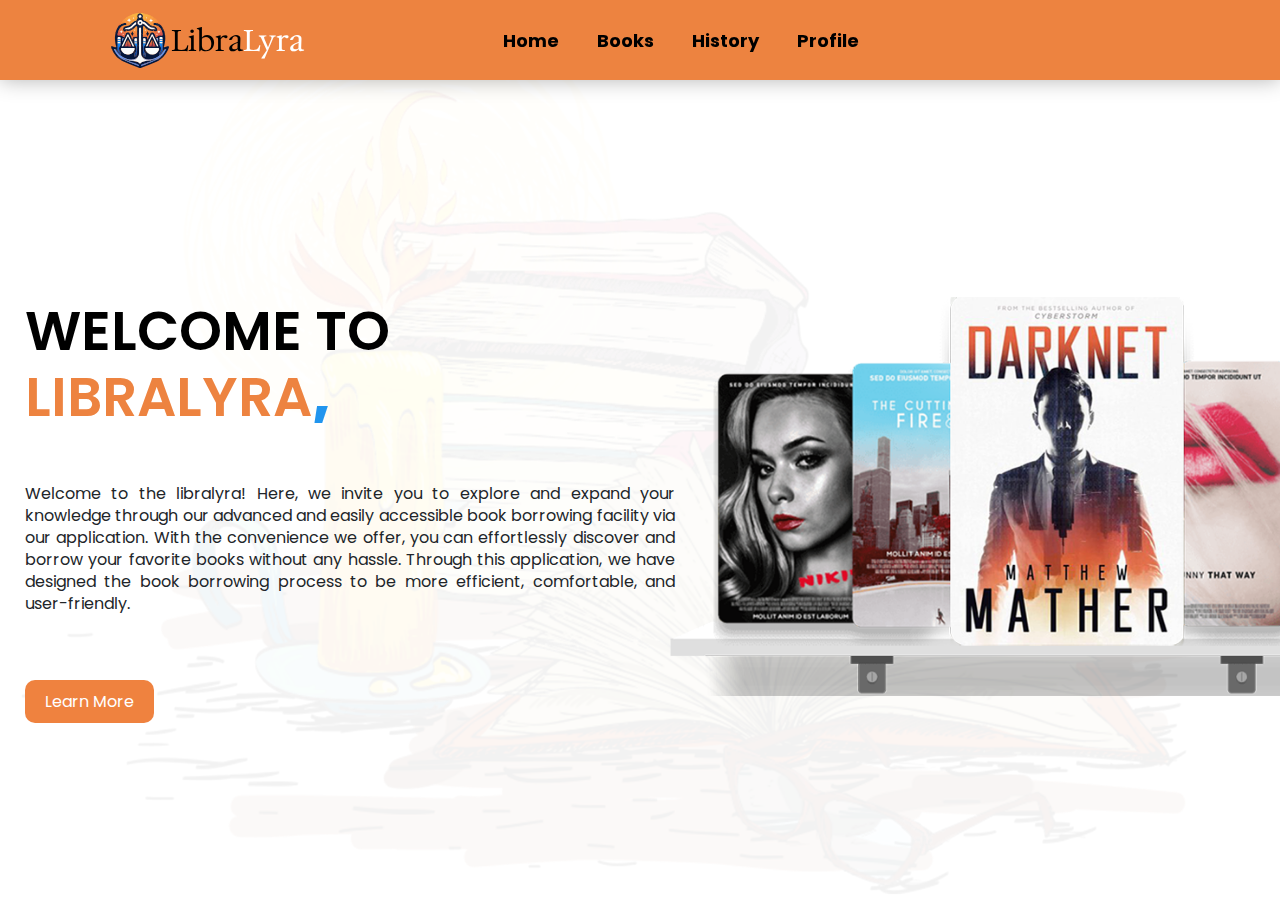
<file: index.html>
<!DOCTYPE html>
<html lang="en">
<head>
    <meta charset="UTF-8">
    <meta http-equiv="X-UA-Compatible" content="IE=edge">
    <meta name="viewport" content="width=device-width, initial-scale=1.0">
    <link rel="icon" href="image/libralyra.svg">
    <title>LibraLyra</title>
    <link rel="preconnect" href="https://fonts.googleapis.com">
    <link rel="preconnect" href="https://fonts.gstatic.com" crossorigin>
    <link href="https://fonts.googleapis.com/css2?family=Hedvig+Letters+Serif:opsz@12..24&family=Poppins&display=swap" rel="stylesheet">
    <link rel="preconnect" href="https://fonts.googleapis.com">
    <link rel="preconnect" href="https://fonts.gstatic.com" crossorigin>
    <link href="https://fonts.googleapis.com/css2?family=Hedvig+Letters+Serif:opsz@12..24&family=Poppins&family=Varela&display=swap" rel="stylesheet">
    <link rel="stylesheet" href="asset/dist/css/adminlte.min.css">
    <script src="https://ajax.googleapis.com/ajax/libs/jquery/3.7.1/jquery.min.js"></script>
    <script defer src="init.js"></script>
    <link rel="stylesheet" href="https://cdnjs.cloudflare.com/ajax/libs/font-awesome/6.1.1/css/all.min.css" integrity="sha512-KfkfwYDsLkIlwQp6LFnl8zNdLGxu9YAA1QvwINks4PhcElQSvqcyVLLD9aMhXd13uQjoXtEKNosOWaZqXgel0g==" crossorigin="anonymous" referrerpolicy="no-referrer" />
    <style>
    *{
        margin: 0;
        padding: 0;
        box-sizing: border-box;
        font-family: 'poppins';
    }
    section{
        width: 100%;
        height: 100vh;
        background-image: url(image/bg.png);
        background-size: cover;
        background-position: center;
    }
    section nav{
        width: 100%;
        display: flex;
        align-items: center;
        justify-content: space-around;
        box-shadow: 0px 0px 20px rgba(0, 0, 0, 0.3); 
        background: #fff;
        position: fixed;
        left: 0;
        z-index: 100;
    }


section .main{
    display: flex;
    align-items: center;
    justify-content: space-around;
    position: relative;
    top: 13%;
}

section .main h1{
    position: relative;
    font-size: 55px;
    top: 80px;
    left: 25px;
}

section .main h1 span{
    color: #ef823f;
}

section .main p{
    width: 650px;
    text-align: justify;
    line-height: 22px;
    position: relative;
    top: 125px;
    left: 25px;
}

section .main .main_tag .main_btn{
    background: #ef823f;
    padding: 10px 20px;
    position: relative;
    top: 200px;
    left: 25px;
    color: #fff;
    text-decoration: none;
}

section .main .main_img img{
    margin-top: 100px;
    width: 780px;
    position: relative;
    top: 80px;
    left: 20px;
}
        nav {
        display: flex;
        justify-content: space-between;
        align-items: center;
        width: 100%;
        height: 80px;
        background-color: #ef823f;
        box-shadow: 0px 0px 20px rgba(0, 0, 0, 0.3);
        padding: 0 20px; 
    }

    nav a{
        text-decoration: none;
        color: black;
        font-weight: bold;
        position: relative;
        background: none;
        font-size: 18px;
        margin: 17px;
    }
    nav a::before,
    nav a::after {
        content: "";
        position: absolute;
        bottom: -1px;
        left: 27%;
        width: 0;
        height: 3px;
        background-color: white;
        transition: width 0.1s ease;
    }
    nav a::before {
        transform: translateX(-50%);
    }
    nav a::after {
        transform: translateX(45%);
    }
    nav a:hover::before,
    nav a:hover::after {
        width: calc(50%); 
    }
    nav a:hover{
        color: white;
    }
    button {
    padding: 0;
    margin: 0;
    font-size: inherit;
    font-family: inherit;
    color: inherit;
    background-color: transparent;
    border: none;
    cursor: pointer;
}
#logout:hover{
    color: white;
}
    </style>
</head>
<body>
    <section>
        <nav style="background-color: #ed8340;">
            <div class="Logo" style="display: flex;justify-content: center; align-items: center;">
                <img src="image/libralyra.svg" alt="" style="width: fit-content; height: 55px; display: block;">
                <h1 style="font-family: 'Hedvig Letters Serif', serif;color: black;font-size: 30px;font-weight: bolder; padding-left: 2px;padding-top: 10px;">Libra<b style="font-family: 'Hedvig Letters Serif';color: white;">Lyra</b></h1>
            </div>
            <div>
                <a href="#">Home</a>
                <a href="buku.html">Books</a>
                <a href="histori.html">History</a>
                <a href="profile.html">Profile</a>
            </div>
            <button id="logout" style="border:none;background:none;margin-left: 110px;" class="icon"><i class="fa fa-door-open fa-2x"></i></button>
        </nav>
        <div class="main">
            <div class="main_tag">
                <h1 style="line-height: 1.2; width: 500px;color: black;font-weight: 600;">WELCOME TO<span style="color: #ed8340;"> LIBRALYRA<b style="color: #2195ee;">,</b> <span style="color: black;" id="username"></span> </span></h1>
                <p style="margin-bottom: 0px; padding-bottom: 0px;">
                    Welcome to the libralyra! Here, we invite you to explore and expand your knowledge through our advanced and easily accessible book borrowing facility via our application. With the convenience we offer, you can effortlessly discover and borrow your favorite books without any hassle. Through this application, we have designed the book borrowing process to be more efficient, comfortable, and user-friendly.
                </p>
                <a href="buku.html" class="main_btn" style="margin-top: 0px; border-radius: 10px;">Learn More</a>
            </div>
            <div class="main_img">
                <img src="image/table.png">
            </div>
        </div>
    </section>
    <script>
        $(document).ready(function(){
            let token = localStorage.getItem('token');
            $.ajax({
                url: `http://localhost/${parentPath}/backend/index.php/api/user/user/name`,
                method: "GET",
                dataType: "json",
                headers: {
                    'Authorization': 'Bearer ' + token
                },
                success: function(data){
                    var element = document.getElementById("username");
                    element.innerHTML = data.username;
                },
                error: function(xhr, status, error) {
                    if (xhr.status === 401) {
                        alert("Anda belum login");
                        window.location.href = "login.html";
                    } 
                }
                
            });
        });
    </script>
</body>

</html>
</file>
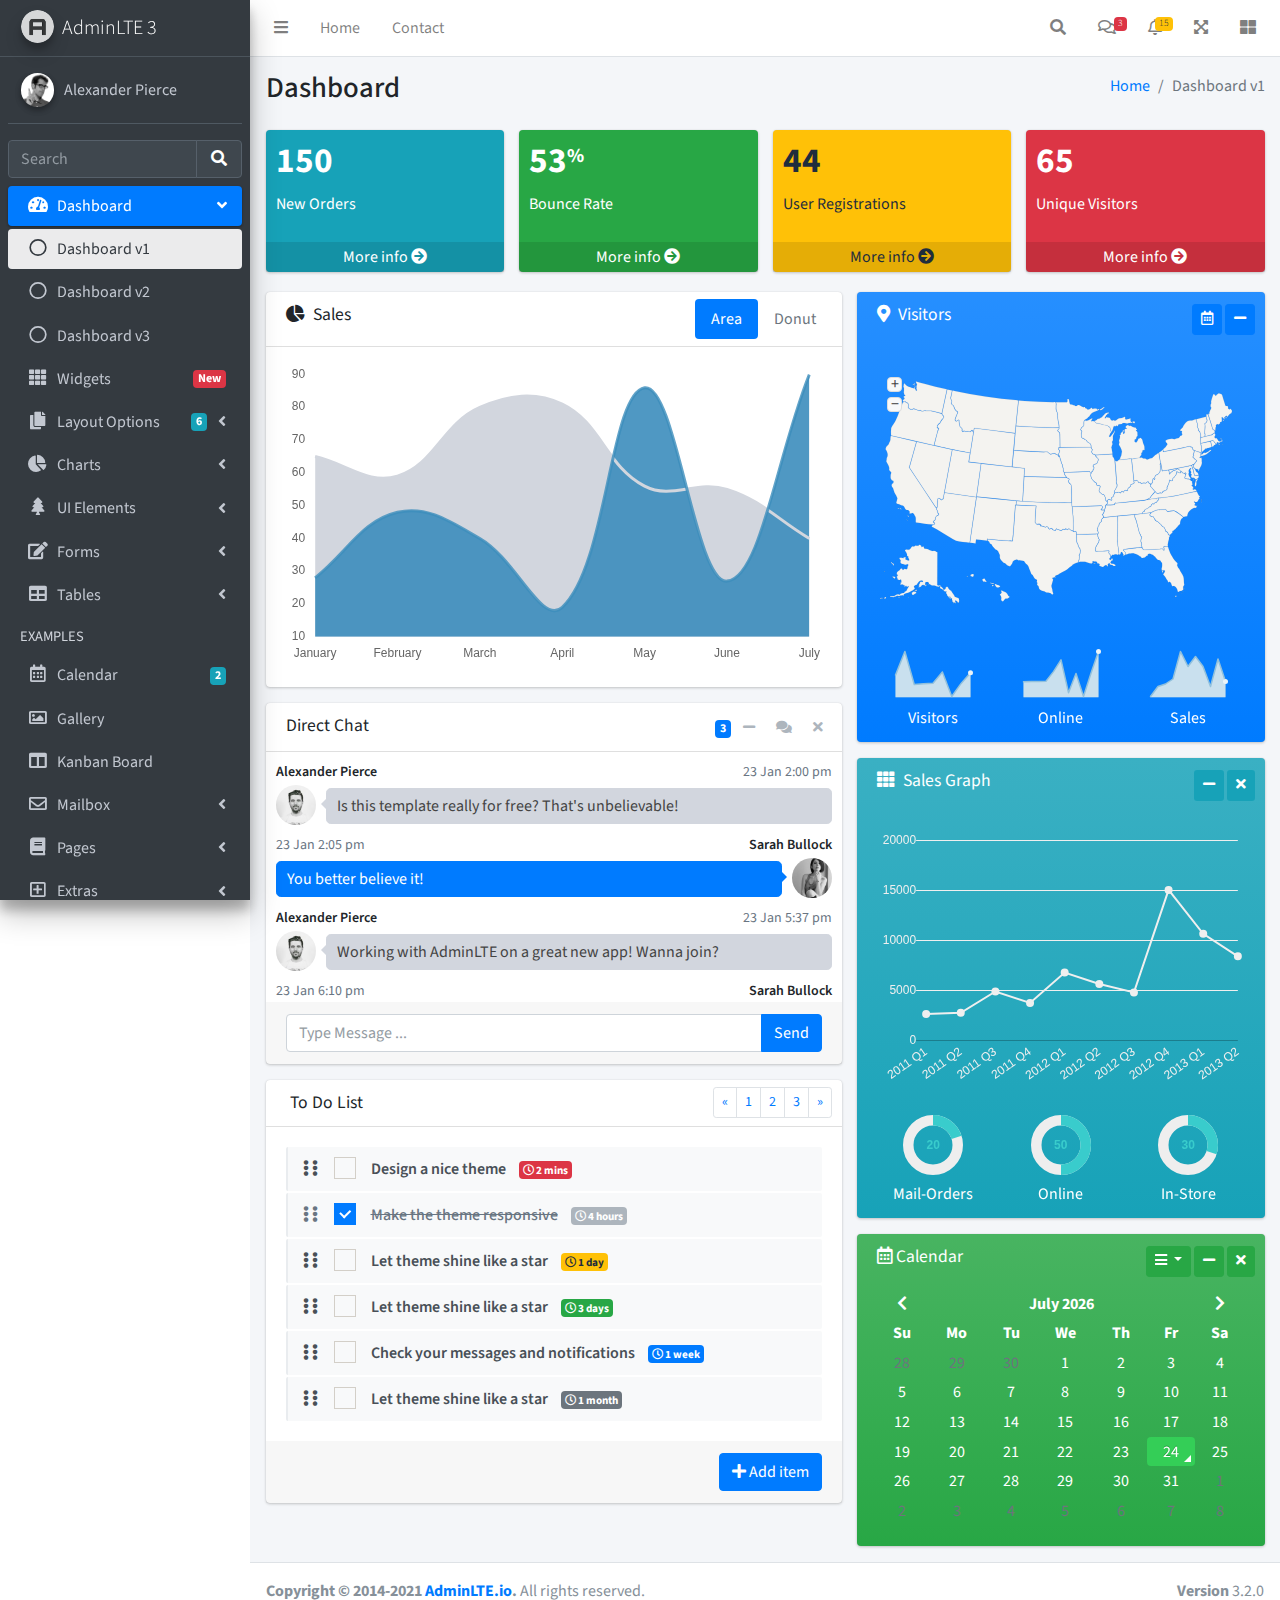
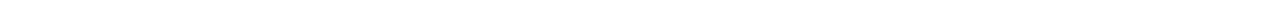
<file: asset/index.html>
<!DOCTYPE html>
<html lang="en">
<head>
  <meta charset="utf-8">
  <meta name="viewport" content="width=device-width, initial-scale=1">
  <title>AdminLTE 3 | Dashboard</title>

  <!-- Google Font: Source Sans Pro -->
  <link rel="stylesheet" href="https://fonts.googleapis.com/css?family=Source+Sans+Pro:300,400,400i,700&display=fallback">
  <!-- Font Awesome -->
  <link rel="stylesheet" href="plugins/fontawesome-free/css/all.min.css">
  <!-- Ionicons -->
  <link rel="stylesheet" href="https://code.ionicframework.com/ionicons/2.0.1/css/ionicons.min.css">
  <!-- Tempusdominus Bootstrap 4 -->
  <link rel="stylesheet" href="plugins/tempusdominus-bootstrap-4/css/tempusdominus-bootstrap-4.min.css">
  <!-- iCheck -->
  <link rel="stylesheet" href="plugins/icheck-bootstrap/icheck-bootstrap.min.css">
  <!-- JQVMap -->
  <link rel="stylesheet" href="plugins/jqvmap/jqvmap.min.css">
  <!-- Theme style -->
  <link rel="stylesheet" href="dist/css/adminlte.min.css">
  <!-- overlayScrollbars -->
  <link rel="stylesheet" href="plugins/overlayScrollbars/css/OverlayScrollbars.min.css">
  <!-- Daterange picker -->
  <link rel="stylesheet" href="plugins/daterangepicker/daterangepicker.css">
  <!-- summernote -->
  <link rel="stylesheet" href="plugins/summernote/summernote-bs4.min.css">
</head>
<body class="hold-transition sidebar-mini layout-fixed">
<div class="wrapper">

  <!-- Preloader -->
  <div class="preloader flex-column justify-content-center align-items-center">
    <img class="animation__shake" src="dist/img/AdminLTELogo.png" alt="AdminLTELogo" height="60" width="60">
  </div>

  <!-- Navbar -->
  <nav class="main-header navbar navbar-expand navbar-white navbar-light">
    <!-- Left navbar links -->
    <ul class="navbar-nav">
      <li class="nav-item">
        <a class="nav-link" data-widget="pushmenu" href="#" role="button"><i class="fas fa-bars"></i></a>
      </li>
      <li class="nav-item d-none d-sm-inline-block">
        <a href="index3.html" class="nav-link">Home</a>
      </li>
      <li class="nav-item d-none d-sm-inline-block">
        <a href="#" class="nav-link">Contact</a>
      </li>
    </ul>

    <!-- Right navbar links -->
    <ul class="navbar-nav ml-auto">
      <!-- Navbar Search -->
      <li class="nav-item">
        <a class="nav-link" data-widget="navbar-search" href="#" role="button">
          <i class="fas fa-search"></i>
        </a>
        <div class="navbar-search-block">
          <form class="form-inline">
            <div class="input-group input-group-sm">
              <input class="form-control form-control-navbar" type="search" placeholder="Search" aria-label="Search">
              <div class="input-group-append">
                <button class="btn btn-navbar" type="submit">
                  <i class="fas fa-search"></i>
                </button>
                <button class="btn btn-navbar" type="button" data-widget="navbar-search">
                  <i class="fas fa-times"></i>
                </button>
              </div>
            </div>
          </form>
        </div>
      </li>

      <!-- Messages Dropdown Menu -->
      <li class="nav-item dropdown">
        <a class="nav-link" data-toggle="dropdown" href="#">
          <i class="far fa-comments"></i>
          <span class="badge badge-danger navbar-badge">3</span>
        </a>
        <div class="dropdown-menu dropdown-menu-lg dropdown-menu-right">
          <a href="#" class="dropdown-item">
            <!-- Message Start -->
            <div class="media">
              <img src="dist/img/user1-128x128.jpg" alt="User Avatar" class="img-size-50 mr-3 img-circle">
              <div class="media-body">
                <h3 class="dropdown-item-title">
                  Brad Diesel
                  <span class="float-right text-sm text-danger"><i class="fas fa-star"></i></span>
                </h3>
                <p class="text-sm">Call me whenever you can...</p>
                <p class="text-sm text-muted"><i class="far fa-clock mr-1"></i> 4 Hours Ago</p>
              </div>
            </div>
            <!-- Message End -->
          </a>
          <div class="dropdown-divider"></div>
          <a href="#" class="dropdown-item">
            <!-- Message Start -->
            <div class="media">
              <img src="dist/img/user8-128x128.jpg" alt="User Avatar" class="img-size-50 img-circle mr-3">
              <div class="media-body">
                <h3 class="dropdown-item-title">
                  John Pierce
                  <span class="float-right text-sm text-muted"><i class="fas fa-star"></i></span>
                </h3>
                <p class="text-sm">I got your message bro</p>
                <p class="text-sm text-muted"><i class="far fa-clock mr-1"></i> 4 Hours Ago</p>
              </div>
            </div>
            <!-- Message End -->
          </a>
          <div class="dropdown-divider"></div>
          <a href="#" class="dropdown-item">
            <!-- Message Start -->
            <div class="media">
              <img src="dist/img/user3-128x128.jpg" alt="User Avatar" class="img-size-50 img-circle mr-3">
              <div class="media-body">
                <h3 class="dropdown-item-title">
                  Nora Silvester
                  <span class="float-right text-sm text-warning"><i class="fas fa-star"></i></span>
                </h3>
                <p class="text-sm">The subject goes here</p>
                <p class="text-sm text-muted"><i class="far fa-clock mr-1"></i> 4 Hours Ago</p>
              </div>
            </div>
            <!-- Message End -->
          </a>
          <div class="dropdown-divider"></div>
          <a href="#" class="dropdown-item dropdown-footer">See All Messages</a>
        </div>
      </li>
      <!-- Notifications Dropdown Menu -->
      <li class="nav-item dropdown">
        <a class="nav-link" data-toggle="dropdown" href="#">
          <i class="far fa-bell"></i>
          <span class="badge badge-warning navbar-badge">15</span>
        </a>
        <div class="dropdown-menu dropdown-menu-lg dropdown-menu-right">
          <span class="dropdown-item dropdown-header">15 Notifications</span>
          <div class="dropdown-divider"></div>
          <a href="#" class="dropdown-item">
            <i class="fas fa-envelope mr-2"></i> 4 new messages
            <span class="float-right text-muted text-sm">3 mins</span>
          </a>
          <div class="dropdown-divider"></div>
          <a href="#" class="dropdown-item">
            <i class="fas fa-users mr-2"></i> 8 friend requests
            <span class="float-right text-muted text-sm">12 hours</span>
          </a>
          <div class="dropdown-divider"></div>
          <a href="#" class="dropdown-item">
            <i class="fas fa-file mr-2"></i> 3 new reports
            <span class="float-right text-muted text-sm">2 days</span>
          </a>
          <div class="dropdown-divider"></div>
          <a href="#" class="dropdown-item dropdown-footer">See All Notifications</a>
        </div>
      </li>
      <li class="nav-item">
        <a class="nav-link" data-widget="fullscreen" href="#" role="button">
          <i class="fas fa-expand-arrows-alt"></i>
        </a>
      </li>
      <li class="nav-item">
        <a class="nav-link" data-widget="control-sidebar" data-controlsidebar-slide="true" href="#" role="button">
          <i class="fas fa-th-large"></i>
        </a>
      </li>
    </ul>
  </nav>
  <!-- /.navbar -->

  <!-- Main Sidebar Container -->
  <aside class="main-sidebar sidebar-dark-primary elevation-4">
    <!-- Brand Logo -->
    <a href="index3.html" class="brand-link">
      <img src="dist/img/AdminLTELogo.png" alt="AdminLTE Logo" class="brand-image img-circle elevation-3" style="opacity: .8">
      <span class="brand-text font-weight-light">AdminLTE 3</span>
    </a>

    <!-- Sidebar -->
    <div class="sidebar">
      <!-- Sidebar user panel (optional) -->
      <div class="user-panel mt-3 pb-3 mb-3 d-flex">
        <div class="image">
          <img src="dist/img/user2-160x160.jpg" class="img-circle elevation-2" alt="User Image">
        </div>
        <div class="info">
          <a href="#" class="d-block">Alexander Pierce</a>
        </div>
      </div>

      <!-- SidebarSearch Form -->
      <div class="form-inline">
        <div class="input-group" data-widget="sidebar-search">
          <input class="form-control form-control-sidebar" type="search" placeholder="Search" aria-label="Search">
          <div class="input-group-append">
            <button class="btn btn-sidebar">
              <i class="fas fa-search fa-fw"></i>
            </button>
          </div>
        </div>
      </div>

      <!-- Sidebar Menu -->
      <nav class="mt-2">
        <ul class="nav nav-pills nav-sidebar flex-column" data-widget="treeview" role="menu" data-accordion="false">
          <!-- Add icons to the links using the .nav-icon class
               with font-awesome or any other icon font library -->
          <li class="nav-item menu-open">
            <a href="#" class="nav-link active">
              <i class="nav-icon fas fa-tachometer-alt"></i>
              <p>
                Dashboard
                <i class="right fas fa-angle-left"></i>
              </p>
            </a>
            <ul class="nav nav-treeview">
              <li class="nav-item">
                <a href="./index.html" class="nav-link active">
                  <i class="far fa-circle nav-icon"></i>
                  <p>Dashboard v1</p>
                </a>
              </li>
              <li class="nav-item">
                <a href="./index2.html" class="nav-link">
                  <i class="far fa-circle nav-icon"></i>
                  <p>Dashboard v2</p>
                </a>
              </li>
              <li class="nav-item">
                <a href="./index3.html" class="nav-link">
                  <i class="far fa-circle nav-icon"></i>
                  <p>Dashboard v3</p>
                </a>
              </li>
            </ul>
          </li>
          <li class="nav-item">
            <a href="pages/widgets.html" class="nav-link">
              <i class="nav-icon fas fa-th"></i>
              <p>
                Widgets
                <span class="right badge badge-danger">New</span>
              </p>
            </a>
          </li>
          <li class="nav-item">
            <a href="#" class="nav-link">
              <i class="nav-icon fas fa-copy"></i>
              <p>
                Layout Options
                <i class="fas fa-angle-left right"></i>
                <span class="badge badge-info right">6</span>
              </p>
            </a>
            <ul class="nav nav-treeview">
              <li class="nav-item">
                <a href="pages/layout/top-nav.html" class="nav-link">
                  <i class="far fa-circle nav-icon"></i>
                  <p>Top Navigation</p>
                </a>
              </li>
              <li class="nav-item">
                <a href="pages/layout/top-nav-sidebar.html" class="nav-link">
                  <i class="far fa-circle nav-icon"></i>
                  <p>Top Navigation + Sidebar</p>
                </a>
              </li>
              <li class="nav-item">
                <a href="pages/layout/boxed.html" class="nav-link">
                  <i class="far fa-circle nav-icon"></i>
                  <p>Boxed</p>
                </a>
              </li>
              <li class="nav-item">
                <a href="pages/layout/fixed-sidebar.html" class="nav-link">
                  <i class="far fa-circle nav-icon"></i>
                  <p>Fixed Sidebar</p>
                </a>
              </li>
              <li class="nav-item">
                <a href="pages/layout/fixed-sidebar-custom.html" class="nav-link">
                  <i class="far fa-circle nav-icon"></i>
                  <p>Fixed Sidebar <small>+ Custom Area</small></p>
                </a>
              </li>
              <li class="nav-item">
                <a href="pages/layout/fixed-topnav.html" class="nav-link">
                  <i class="far fa-circle nav-icon"></i>
                  <p>Fixed Navbar</p>
                </a>
              </li>
              <li class="nav-item">
                <a href="pages/layout/fixed-footer.html" class="nav-link">
                  <i class="far fa-circle nav-icon"></i>
                  <p>Fixed Footer</p>
                </a>
              </li>
              <li class="nav-item">
                <a href="pages/layout/collapsed-sidebar.html" class="nav-link">
                  <i class="far fa-circle nav-icon"></i>
                  <p>Collapsed Sidebar</p>
                </a>
              </li>
            </ul>
          </li>
          <li class="nav-item">
            <a href="#" class="nav-link">
              <i class="nav-icon fas fa-chart-pie"></i>
              <p>
                Charts
                <i class="right fas fa-angle-left"></i>
              </p>
            </a>
            <ul class="nav nav-treeview">
              <li class="nav-item">
                <a href="pages/charts/chartjs.html" class="nav-link">
                  <i class="far fa-circle nav-icon"></i>
                  <p>ChartJS</p>
                </a>
              </li>
              <li class="nav-item">
                <a href="pages/charts/flot.html" class="nav-link">
                  <i class="far fa-circle nav-icon"></i>
                  <p>Flot</p>
                </a>
              </li>
              <li class="nav-item">
                <a href="pages/charts/inline.html" class="nav-link">
                  <i class="far fa-circle nav-icon"></i>
                  <p>Inline</p>
                </a>
              </li>
              <li class="nav-item">
                <a href="pages/charts/uplot.html" class="nav-link">
                  <i class="far fa-circle nav-icon"></i>
                  <p>uPlot</p>
                </a>
              </li>
            </ul>
          </li>
          <li class="nav-item">
            <a href="#" class="nav-link">
              <i class="nav-icon fas fa-tree"></i>
              <p>
                UI Elements
                <i class="fas fa-angle-left right"></i>
              </p>
            </a>
            <ul class="nav nav-treeview">
              <li class="nav-item">
                <a href="pages/UI/general.html" class="nav-link">
                  <i class="far fa-circle nav-icon"></i>
                  <p>General</p>
                </a>
              </li>
              <li class="nav-item">
                <a href="pages/UI/icons.html" class="nav-link">
                  <i class="far fa-circle nav-icon"></i>
                  <p>Icons</p>
                </a>
              </li>
              <li class="nav-item">
                <a href="pages/UI/buttons.html" class="nav-link">
                  <i class="far fa-circle nav-icon"></i>
                  <p>Buttons</p>
                </a>
              </li>
              <li class="nav-item">
                <a href="pages/UI/sliders.html" class="nav-link">
                  <i class="far fa-circle nav-icon"></i>
                  <p>Sliders</p>
                </a>
              </li>
              <li class="nav-item">
                <a href="pages/UI/modals.html" class="nav-link">
                  <i class="far fa-circle nav-icon"></i>
                  <p>Modals & Alerts</p>
                </a>
              </li>
              <li class="nav-item">
                <a href="pages/UI/navbar.html" class="nav-link">
                  <i class="far fa-circle nav-icon"></i>
                  <p>Navbar & Tabs</p>
                </a>
              </li>
              <li class="nav-item">
                <a href="pages/UI/timeline.html" class="nav-link">
                  <i class="far fa-circle nav-icon"></i>
                  <p>Timeline</p>
                </a>
              </li>
              <li class="nav-item">
                <a href="pages/UI/ribbons.html" class="nav-link">
                  <i class="far fa-circle nav-icon"></i>
                  <p>Ribbons</p>
                </a>
              </li>
            </ul>
          </li>
          <li class="nav-item">
            <a href="#" class="nav-link">
              <i class="nav-icon fas fa-edit"></i>
              <p>
                Forms
                <i class="fas fa-angle-left right"></i>
              </p>
            </a>
            <ul class="nav nav-treeview">
              <li class="nav-item">
                <a href="pages/forms/general.html" class="nav-link">
                  <i class="far fa-circle nav-icon"></i>
                  <p>General Elements</p>
                </a>
              </li>
              <li class="nav-item">
                <a href="pages/forms/advanced.html" class="nav-link">
                  <i class="far fa-circle nav-icon"></i>
                  <p>Advanced Elements</p>
                </a>
              </li>
              <li class="nav-item">
                <a href="pages/forms/editors.html" class="nav-link">
                  <i class="far fa-circle nav-icon"></i>
                  <p>Editors</p>
                </a>
              </li>
              <li class="nav-item">
                <a href="pages/forms/validation.html" class="nav-link">
                  <i class="far fa-circle nav-icon"></i>
                  <p>Validation</p>
                </a>
              </li>
            </ul>
          </li>
          <li class="nav-item">
            <a href="#" class="nav-link">
              <i class="nav-icon fas fa-table"></i>
              <p>
                Tables
                <i class="fas fa-angle-left right"></i>
              </p>
            </a>
            <ul class="nav nav-treeview">
              <li class="nav-item">
                <a href="pages/tables/simple.html" class="nav-link">
                  <i class="far fa-circle nav-icon"></i>
                  <p>Simple Tables</p>
                </a>
              </li>
              <li class="nav-item">
                <a href="pages/tables/data.html" class="nav-link">
                  <i class="far fa-circle nav-icon"></i>
                  <p>DataTables</p>
                </a>
              </li>
              <li class="nav-item">
                <a href="pages/tables/jsgrid.html" class="nav-link">
                  <i class="far fa-circle nav-icon"></i>
                  <p>jsGrid</p>
                </a>
              </li>
            </ul>
          </li>
          <li class="nav-header">EXAMPLES</li>
          <li class="nav-item">
            <a href="pages/calendar.html" class="nav-link">
              <i class="nav-icon far fa-calendar-alt"></i>
              <p>
                Calendar
                <span class="badge badge-info right">2</span>
              </p>
            </a>
          </li>
          <li class="nav-item">
            <a href="pages/gallery.html" class="nav-link">
              <i class="nav-icon far fa-image"></i>
              <p>
                Gallery
              </p>
            </a>
          </li>
          <li class="nav-item">
            <a href="pages/kanban.html" class="nav-link">
              <i class="nav-icon fas fa-columns"></i>
              <p>
                Kanban Board
              </p>
            </a>
          </li>
          <li class="nav-item">
            <a href="#" class="nav-link">
              <i class="nav-icon far fa-envelope"></i>
              <p>
                Mailbox
                <i class="fas fa-angle-left right"></i>
              </p>
            </a>
            <ul class="nav nav-treeview">
              <li class="nav-item">
                <a href="pages/mailbox/mailbox.html" class="nav-link">
                  <i class="far fa-circle nav-icon"></i>
                  <p>Inbox</p>
                </a>
              </li>
              <li class="nav-item">
                <a href="pages/mailbox/compose.html" class="nav-link">
                  <i class="far fa-circle nav-icon"></i>
                  <p>Compose</p>
                </a>
              </li>
              <li class="nav-item">
                <a href="pages/mailbox/read-mail.html" class="nav-link">
                  <i class="far fa-circle nav-icon"></i>
                  <p>Read</p>
                </a>
              </li>
            </ul>
          </li>
          <li class="nav-item">
            <a href="#" class="nav-link">
              <i class="nav-icon fas fa-book"></i>
              <p>
                Pages
                <i class="fas fa-angle-left right"></i>
              </p>
            </a>
            <ul class="nav nav-treeview">
              <li class="nav-item">
                <a href="pages/examples/invoice.html" class="nav-link">
                  <i class="far fa-circle nav-icon"></i>
                  <p>Invoice</p>
                </a>
              </li>
              <li class="nav-item">
                <a href="pages/examples/profile.html" class="nav-link">
                  <i class="far fa-circle nav-icon"></i>
                  <p>Profile</p>
                </a>
              </li>
              <li class="nav-item">
                <a href="pages/examples/e-commerce.html" class="nav-link">
                  <i class="far fa-circle nav-icon"></i>
                  <p>E-commerce</p>
                </a>
              </li>
              <li class="nav-item">
                <a href="pages/examples/projects.html" class="nav-link">
                  <i class="far fa-circle nav-icon"></i>
                  <p>Projects</p>
                </a>
              </li>
              <li class="nav-item">
                <a href="pages/examples/project-add.html" class="nav-link">
                  <i class="far fa-circle nav-icon"></i>
                  <p>Project Add</p>
                </a>
              </li>
              <li class="nav-item">
                <a href="pages/examples/project-edit.html" class="nav-link">
                  <i class="far fa-circle nav-icon"></i>
                  <p>Project Edit</p>
                </a>
              </li>
              <li class="nav-item">
                <a href="pages/examples/project-detail.html" class="nav-link">
                  <i class="far fa-circle nav-icon"></i>
                  <p>Project Detail</p>
                </a>
              </li>
              <li class="nav-item">
                <a href="pages/examples/contacts.html" class="nav-link">
                  <i class="far fa-circle nav-icon"></i>
                  <p>Contacts</p>
                </a>
              </li>
              <li class="nav-item">
                <a href="pages/examples/faq.html" class="nav-link">
                  <i class="far fa-circle nav-icon"></i>
                  <p>FAQ</p>
                </a>
              </li>
              <li class="nav-item">
                <a href="pages/examples/contact-us.html" class="nav-link">
                  <i class="far fa-circle nav-icon"></i>
                  <p>Contact us</p>
                </a>
              </li>
            </ul>
          </li>
          <li class="nav-item">
            <a href="#" class="nav-link">
              <i class="nav-icon far fa-plus-square"></i>
              <p>
                Extras
                <i class="fas fa-angle-left right"></i>
              </p>
            </a>
            <ul class="nav nav-treeview">
              <li class="nav-item">
                <a href="#" class="nav-link">
                  <i class="far fa-circle nav-icon"></i>
                  <p>
                    Login & Register v1
                    <i class="fas fa-angle-left right"></i>
                  </p>
                </a>
                <ul class="nav nav-treeview">
                  <li class="nav-item">
                    <a href="pages/examples/login.html" class="nav-link">
                      <i class="far fa-circle nav-icon"></i>
                      <p>Login v1</p>
                    </a>
                  </li>
                  <li class="nav-item">
                    <a href="pages/examples/register.html" class="nav-link">
                      <i class="far fa-circle nav-icon"></i>
                      <p>Register v1</p>
                    </a>
                  </li>
                  <li class="nav-item">
                    <a href="pages/examples/forgot-password.html" class="nav-link">
                      <i class="far fa-circle nav-icon"></i>
                      <p>Forgot Password v1</p>
                    </a>
                  </li>
                  <li class="nav-item">
                    <a href="pages/examples/recover-password.html" class="nav-link">
                      <i class="far fa-circle nav-icon"></i>
                      <p>Recover Password v1</p>
                    </a>
                  </li>
                </ul>
              </li>
              <li class="nav-item">
                <a href="#" class="nav-link">
                  <i class="far fa-circle nav-icon"></i>
                  <p>
                    Login & Register v2
                    <i class="fas fa-angle-left right"></i>
                  </p>
                </a>
                <ul class="nav nav-treeview">
                  <li class="nav-item">
                    <a href="pages/examples/login-v2.html" class="nav-link">
                      <i class="far fa-circle nav-icon"></i>
                      <p>Login v2</p>
                    </a>
                  </li>
                  <li class="nav-item">
                    <a href="pages/examples/register-v2.html" class="nav-link">
                      <i class="far fa-circle nav-icon"></i>
                      <p>Register v2</p>
                    </a>
                  </li>
                  <li class="nav-item">
                    <a href="pages/examples/forgot-password-v2.html" class="nav-link">
                      <i class="far fa-circle nav-icon"></i>
                      <p>Forgot Password v2</p>
                    </a>
                  </li>
                  <li class="nav-item">
                    <a href="pages/examples/recover-password-v2.html" class="nav-link">
                      <i class="far fa-circle nav-icon"></i>
                      <p>Recover Password v2</p>
                    </a>
                  </li>
                </ul>
              </li>
              <li class="nav-item">
                <a href="pages/examples/lockscreen.html" class="nav-link">
                  <i class="far fa-circle nav-icon"></i>
                  <p>Lockscreen</p>
                </a>
              </li>
              <li class="nav-item">
                <a href="pages/examples/legacy-user-menu.html" class="nav-link">
                  <i class="far fa-circle nav-icon"></i>
                  <p>Legacy User Menu</p>
                </a>
              </li>
              <li class="nav-item">
                <a href="pages/examples/language-menu.html" class="nav-link">
                  <i class="far fa-circle nav-icon"></i>
                  <p>Language Menu</p>
                </a>
              </li>
              <li class="nav-item">
                <a href="pages/examples/404.html" class="nav-link">
                  <i class="far fa-circle nav-icon"></i>
                  <p>Error 404</p>
                </a>
              </li>
              <li class="nav-item">
                <a href="pages/examples/500.html" class="nav-link">
                  <i class="far fa-circle nav-icon"></i>
                  <p>Error 500</p>
                </a>
              </li>
              <li class="nav-item">
                <a href="pages/examples/pace.html" class="nav-link">
                  <i class="far fa-circle nav-icon"></i>
                  <p>Pace</p>
                </a>
              </li>
              <li class="nav-item">
                <a href="pages/examples/blank.html" class="nav-link">
                  <i class="far fa-circle nav-icon"></i>
                  <p>Blank Page</p>
                </a>
              </li>
              <li class="nav-item">
                <a href="starter.html" class="nav-link">
                  <i class="far fa-circle nav-icon"></i>
                  <p>Starter Page</p>
                </a>
              </li>
            </ul>
          </li>
          <li class="nav-item">
            <a href="#" class="nav-link">
              <i class="nav-icon fas fa-search"></i>
              <p>
                Search
                <i class="fas fa-angle-left right"></i>
              </p>
            </a>
            <ul class="nav nav-treeview">
              <li class="nav-item">
                <a href="pages/search/simple.html" class="nav-link">
                  <i class="far fa-circle nav-icon"></i>
                  <p>Simple Search</p>
                </a>
              </li>
              <li class="nav-item">
                <a href="pages/search/enhanced.html" class="nav-link">
                  <i class="far fa-circle nav-icon"></i>
                  <p>Enhanced</p>
                </a>
              </li>
            </ul>
          </li>
          <li class="nav-header">MISCELLANEOUS</li>
          <li class="nav-item">
            <a href="iframe.html" class="nav-link">
              <i class="nav-icon fas fa-ellipsis-h"></i>
              <p>Tabbed IFrame Plugin</p>
            </a>
          </li>
          <li class="nav-item">
            <a href="https://adminlte.io/docs/3.1/" class="nav-link">
              <i class="nav-icon fas fa-file"></i>
              <p>Documentation</p>
            </a>
          </li>
          <li class="nav-header">MULTI LEVEL EXAMPLE</li>
          <li class="nav-item">
            <a href="#" class="nav-link">
              <i class="fas fa-circle nav-icon"></i>
              <p>Level 1</p>
            </a>
          </li>
          <li class="nav-item">
            <a href="#" class="nav-link">
              <i class="nav-icon fas fa-circle"></i>
              <p>
                Level 1
                <i class="right fas fa-angle-left"></i>
              </p>
            </a>
            <ul class="nav nav-treeview">
              <li class="nav-item">
                <a href="#" class="nav-link">
                  <i class="far fa-circle nav-icon"></i>
                  <p>Level 2</p>
                </a>
              </li>
              <li class="nav-item">
                <a href="#" class="nav-link">
                  <i class="far fa-circle nav-icon"></i>
                  <p>
                    Level 2
                    <i class="right fas fa-angle-left"></i>
                  </p>
                </a>
                <ul class="nav nav-treeview">
                  <li class="nav-item">
                    <a href="#" class="nav-link">
                      <i class="far fa-dot-circle nav-icon"></i>
                      <p>Level 3</p>
                    </a>
                  </li>
                  <li class="nav-item">
                    <a href="#" class="nav-link">
                      <i class="far fa-dot-circle nav-icon"></i>
                      <p>Level 3</p>
                    </a>
                  </li>
                  <li class="nav-item">
                    <a href="#" class="nav-link">
                      <i class="far fa-dot-circle nav-icon"></i>
                      <p>Level 3</p>
                    </a>
                  </li>
                </ul>
              </li>
              <li class="nav-item">
                <a href="#" class="nav-link">
                  <i class="far fa-circle nav-icon"></i>
                  <p>Level 2</p>
                </a>
              </li>
            </ul>
          </li>
          <li class="nav-item">
            <a href="#" class="nav-link">
              <i class="fas fa-circle nav-icon"></i>
              <p>Level 1</p>
            </a>
          </li>
          <li class="nav-header">LABELS</li>
          <li class="nav-item">
            <a href="#" class="nav-link">
              <i class="nav-icon far fa-circle text-danger"></i>
              <p class="text">Important</p>
            </a>
          </li>
          <li class="nav-item">
            <a href="#" class="nav-link">
              <i class="nav-icon far fa-circle text-warning"></i>
              <p>Warning</p>
            </a>
          </li>
          <li class="nav-item">
            <a href="#" class="nav-link">
              <i class="nav-icon far fa-circle text-info"></i>
              <p>Informational</p>
            </a>
          </li>
        </ul>
      </nav>
      <!-- /.sidebar-menu -->
    </div>
    <!-- /.sidebar -->
  </aside>

  <!-- Content Wrapper. Contains page content -->
  <div class="content-wrapper">
    <!-- Content Header (Page header) -->
    <div class="content-header">
      <div class="container-fluid">
        <div class="row mb-2">
          <div class="col-sm-6">
            <h1 class="m-0">Dashboard</h1>
          </div><!-- /.col -->
          <div class="col-sm-6">
            <ol class="breadcrumb float-sm-right">
              <li class="breadcrumb-item"><a href="#">Home</a></li>
              <li class="breadcrumb-item active">Dashboard v1</li>
            </ol>
          </div><!-- /.col -->
        </div><!-- /.row -->
      </div><!-- /.container-fluid -->
    </div>
    <!-- /.content-header -->

    <!-- Main content -->
    <section class="content">
      <div class="container-fluid">
        <!-- Small boxes (Stat box) -->
        <div class="row">
          <div class="col-lg-3 col-6">
            <!-- small box -->
            <div class="small-box bg-info">
              <div class="inner">
                <h3>150</h3>

                <p>New Orders</p>
              </div>
              <div class="icon">
                <i class="ion ion-bag"></i>
              </div>
              <a href="#" class="small-box-footer">More info <i class="fas fa-arrow-circle-right"></i></a>
            </div>
          </div>
          <!-- ./col -->
          <div class="col-lg-3 col-6">
            <!-- small box -->
            <div class="small-box bg-success">
              <div class="inner">
                <h3>53<sup style="font-size: 20px">%</sup></h3>

                <p>Bounce Rate</p>
              </div>
              <div class="icon">
                <i class="ion ion-stats-bars"></i>
              </div>
              <a href="#" class="small-box-footer">More info <i class="fas fa-arrow-circle-right"></i></a>
            </div>
          </div>
          <!-- ./col -->
          <div class="col-lg-3 col-6">
            <!-- small box -->
            <div class="small-box bg-warning">
              <div class="inner">
                <h3>44</h3>

                <p>User Registrations</p>
              </div>
              <div class="icon">
                <i class="ion ion-person-add"></i>
              </div>
              <a href="#" class="small-box-footer">More info <i class="fas fa-arrow-circle-right"></i></a>
            </div>
          </div>
          <!-- ./col -->
          <div class="col-lg-3 col-6">
            <!-- small box -->
            <div class="small-box bg-danger">
              <div class="inner">
                <h3>65</h3>

                <p>Unique Visitors</p>
              </div>
              <div class="icon">
                <i class="ion ion-pie-graph"></i>
              </div>
              <a href="#" class="small-box-footer">More info <i class="fas fa-arrow-circle-right"></i></a>
            </div>
          </div>
          <!-- ./col -->
        </div>
        <!-- /.row -->
        <!-- Main row -->
        <div class="row">
          <!-- Left col -->
          <section class="col-lg-7 connectedSortable">
            <!-- Custom tabs (Charts with tabs)-->
            <div class="card">
              <div class="card-header">
                <h3 class="card-title">
                  <i class="fas fa-chart-pie mr-1"></i>
                  Sales
                </h3>
                <div class="card-tools">
                  <ul class="nav nav-pills ml-auto">
                    <li class="nav-item">
                      <a class="nav-link active" href="#revenue-chart" data-toggle="tab">Area</a>
                    </li>
                    <li class="nav-item">
                      <a class="nav-link" href="#sales-chart" data-toggle="tab">Donut</a>
                    </li>
                  </ul>
                </div>
              </div><!-- /.card-header -->
              <div class="card-body">
                <div class="tab-content p-0">
                  <!-- Morris chart - Sales -->
                  <div class="chart tab-pane active" id="revenue-chart"
                       style="position: relative; height: 300px;">
                      <canvas id="revenue-chart-canvas" height="300" style="height: 300px;"></canvas>
                   </div>
                  <div class="chart tab-pane" id="sales-chart" style="position: relative; height: 300px;">
                    <canvas id="sales-chart-canvas" height="300" style="height: 300px;"></canvas>
                  </div>
                </div>
              </div><!-- /.card-body -->
            </div>
            <!-- /.card -->

            <!-- DIRECT CHAT -->
            <div class="card direct-chat direct-chat-primary">
              <div class="card-header">
                <h3 class="card-title">Direct Chat</h3>

                <div class="card-tools">
                  <span title="3 New Messages" class="badge badge-primary">3</span>
                  <button type="button" class="btn btn-tool" data-card-widget="collapse">
                    <i class="fas fa-minus"></i>
                  </button>
                  <button type="button" class="btn btn-tool" title="Contacts" data-widget="chat-pane-toggle">
                    <i class="fas fa-comments"></i>
                  </button>
                  <button type="button" class="btn btn-tool" data-card-widget="remove">
                    <i class="fas fa-times"></i>
                  </button>
                </div>
              </div>
              <!-- /.card-header -->
              <div class="card-body">
                <!-- Conversations are loaded here -->
                <div class="direct-chat-messages">
                  <!-- Message. Default to the left -->
                  <div class="direct-chat-msg">
                    <div class="direct-chat-infos clearfix">
                      <span class="direct-chat-name float-left">Alexander Pierce</span>
                      <span class="direct-chat-timestamp float-right">23 Jan 2:00 pm</span>
                    </div>
                    <!-- /.direct-chat-infos -->
                    <img class="direct-chat-img" src="dist/img/user1-128x128.jpg" alt="message user image">
                    <!-- /.direct-chat-img -->
                    <div class="direct-chat-text">
                      Is this template really for free? That's unbelievable!
                    </div>
                    <!-- /.direct-chat-text -->
                  </div>
                  <!-- /.direct-chat-msg -->

                  <!-- Message to the right -->
                  <div class="direct-chat-msg right">
                    <div class="direct-chat-infos clearfix">
                      <span class="direct-chat-name float-right">Sarah Bullock</span>
                      <span class="direct-chat-timestamp float-left">23 Jan 2:05 pm</span>
                    </div>
                    <!-- /.direct-chat-infos -->
                    <img class="direct-chat-img" src="dist/img/user3-128x128.jpg" alt="message user image">
                    <!-- /.direct-chat-img -->
                    <div class="direct-chat-text">
                      You better believe it!
                    </div>
                    <!-- /.direct-chat-text -->
                  </div>
                  <!-- /.direct-chat-msg -->

                  <!-- Message. Default to the left -->
                  <div class="direct-chat-msg">
                    <div class="direct-chat-infos clearfix">
                      <span class="direct-chat-name float-left">Alexander Pierce</span>
                      <span class="direct-chat-timestamp float-right">23 Jan 5:37 pm</span>
                    </div>
                    <!-- /.direct-chat-infos -->
                    <img class="direct-chat-img" src="dist/img/user1-128x128.jpg" alt="message user image">
                    <!-- /.direct-chat-img -->
                    <div class="direct-chat-text">
                      Working with AdminLTE on a great new app! Wanna join?
                    </div>
                    <!-- /.direct-chat-text -->
                  </div>
                  <!-- /.direct-chat-msg -->

                  <!-- Message to the right -->
                  <div class="direct-chat-msg right">
                    <div class="direct-chat-infos clearfix">
                      <span class="direct-chat-name float-right">Sarah Bullock</span>
                      <span class="direct-chat-timestamp float-left">23 Jan 6:10 pm</span>
                    </div>
                    <!-- /.direct-chat-infos -->
                    <img class="direct-chat-img" src="dist/img/user3-128x128.jpg" alt="message user image">
                    <!-- /.direct-chat-img -->
                    <div class="direct-chat-text">
                      I would love to.
                    </div>
                    <!-- /.direct-chat-text -->
                  </div>
                  <!-- /.direct-chat-msg -->

                </div>
                <!--/.direct-chat-messages-->

                <!-- Contacts are loaded here -->
                <div class="direct-chat-contacts">
                  <ul class="contacts-list">
                    <li>
                      <a href="#">
                        <img class="contacts-list-img" src="dist/img/user1-128x128.jpg" alt="User Avatar">

                        <div class="contacts-list-info">
                          <span class="contacts-list-name">
                            Count Dracula
                            <small class="contacts-list-date float-right">2/28/2015</small>
                          </span>
                          <span class="contacts-list-msg">How have you been? I was...</span>
                        </div>
                        <!-- /.contacts-list-info -->
                      </a>
                    </li>
                    <!-- End Contact Item -->
                    <li>
                      <a href="#">
                        <img class="contacts-list-img" src="dist/img/user7-128x128.jpg" alt="User Avatar">

                        <div class="contacts-list-info">
                          <span class="contacts-list-name">
                            Sarah Doe
                            <small class="contacts-list-date float-right">2/23/2015</small>
                          </span>
                          <span class="contacts-list-msg">I will be waiting for...</span>
                        </div>
                        <!-- /.contacts-list-info -->
                      </a>
                    </li>
                    <!-- End Contact Item -->
                    <li>
                      <a href="#">
                        <img class="contacts-list-img" src="dist/img/user3-128x128.jpg" alt="User Avatar">

                        <div class="contacts-list-info">
                          <span class="contacts-list-name">
                            Nadia Jolie
                            <small class="contacts-list-date float-right">2/20/2015</small>
                          </span>
                          <span class="contacts-list-msg">I'll call you back at...</span>
                        </div>
                        <!-- /.contacts-list-info -->
                      </a>
                    </li>
                    <!-- End Contact Item -->
                    <li>
                      <a href="#">
                        <img class="contacts-list-img" src="dist/img/user5-128x128.jpg" alt="User Avatar">

                        <div class="contacts-list-info">
                          <span class="contacts-list-name">
                            Nora S. Vans
                            <small class="contacts-list-date float-right">2/10/2015</small>
                          </span>
                          <span class="contacts-list-msg">Where is your new...</span>
                        </div>
                        <!-- /.contacts-list-info -->
                      </a>
                    </li>
                    <!-- End Contact Item -->
                    <li>
                      <a href="#">
                        <img class="contacts-list-img" src="dist/img/user6-128x128.jpg" alt="User Avatar">

                        <div class="contacts-list-info">
                          <span class="contacts-list-name">
                            John K.
                            <small class="contacts-list-date float-right">1/27/2015</small>
                          </span>
                          <span class="contacts-list-msg">Can I take a look at...</span>
                        </div>
                        <!-- /.contacts-list-info -->
                      </a>
                    </li>
                    <!-- End Contact Item -->
                    <li>
                      <a href="#">
                        <img class="contacts-list-img" src="dist/img/user8-128x128.jpg" alt="User Avatar">

                        <div class="contacts-list-info">
                          <span class="contacts-list-name">
                            Kenneth M.
                            <small class="contacts-list-date float-right">1/4/2015</small>
                          </span>
                          <span class="contacts-list-msg">Never mind I found...</span>
                        </div>
                        <!-- /.contacts-list-info -->
                      </a>
                    </li>
                    <!-- End Contact Item -->
                  </ul>
                  <!-- /.contacts-list -->
                </div>
                <!-- /.direct-chat-pane -->
              </div>
              <!-- /.card-body -->
              <div class="card-footer">
                <form action="#" method="post">
                  <div class="input-group">
                    <input type="text" name="message" placeholder="Type Message ..." class="form-control">
                    <span class="input-group-append">
                      <button type="button" class="btn btn-primary">Send</button>
                    </span>
                  </div>
                </form>
              </div>
              <!-- /.card-footer-->
            </div>
            <!--/.direct-chat -->

            <!-- TO DO List -->
            <div class="card">
              <div class="card-header">
                <h3 class="card-title">
                  <i class="ion ion-clipboard mr-1"></i>
                  To Do List
                </h3>

                <div class="card-tools">
                  <ul class="pagination pagination-sm">
                    <li class="page-item"><a href="#" class="page-link">&laquo;</a></li>
                    <li class="page-item"><a href="#" class="page-link">1</a></li>
                    <li class="page-item"><a href="#" class="page-link">2</a></li>
                    <li class="page-item"><a href="#" class="page-link">3</a></li>
                    <li class="page-item"><a href="#" class="page-link">&raquo;</a></li>
                  </ul>
                </div>
              </div>
              <!-- /.card-header -->
              <div class="card-body">
                <ul class="todo-list" data-widget="todo-list">
                  <li>
                    <!-- drag handle -->
                    <span class="handle">
                      <i class="fas fa-ellipsis-v"></i>
                      <i class="fas fa-ellipsis-v"></i>
                    </span>
                    <!-- checkbox -->
                    <div  class="icheck-primary d-inline ml-2">
                      <input type="checkbox" value="" name="todo1" id="todoCheck1">
                      <label for="todoCheck1"></label>
                    </div>
                    <!-- todo text -->
                    <span class="text">Design a nice theme</span>
                    <!-- Emphasis label -->
                    <small class="badge badge-danger"><i class="far fa-clock"></i> 2 mins</small>
                    <!-- General tools such as edit or delete-->
                    <div class="tools">
                      <i class="fas fa-edit"></i>
                      <i class="fas fa-trash-o"></i>
                    </div>
                  </li>
                  <li>
                    <span class="handle">
                      <i class="fas fa-ellipsis-v"></i>
                      <i class="fas fa-ellipsis-v"></i>
                    </span>
                    <div  class="icheck-primary d-inline ml-2">
                      <input type="checkbox" value="" name="todo2" id="todoCheck2" checked>
                      <label for="todoCheck2"></label>
                    </div>
                    <span class="text">Make the theme responsive</span>
                    <small class="badge badge-info"><i class="far fa-clock"></i> 4 hours</small>
                    <div class="tools">
                      <i class="fas fa-edit"></i>
                      <i class="fas fa-trash-o"></i>
                    </div>
                  </li>
                  <li>
                    <span class="handle">
                      <i class="fas fa-ellipsis-v"></i>
                      <i class="fas fa-ellipsis-v"></i>
                    </span>
                    <div  class="icheck-primary d-inline ml-2">
                      <input type="checkbox" value="" name="todo3" id="todoCheck3">
                      <label for="todoCheck3"></label>
                    </div>
                    <span class="text">Let theme shine like a star</span>
                    <small class="badge badge-warning"><i class="far fa-clock"></i> 1 day</small>
                    <div class="tools">
                      <i class="fas fa-edit"></i>
                      <i class="fas fa-trash-o"></i>
                    </div>
                  </li>
                  <li>
                    <span class="handle">
                      <i class="fas fa-ellipsis-v"></i>
                      <i class="fas fa-ellipsis-v"></i>
                    </span>
                    <div  class="icheck-primary d-inline ml-2">
                      <input type="checkbox" value="" name="todo4" id="todoCheck4">
                      <label for="todoCheck4"></label>
                    </div>
                    <span class="text">Let theme shine like a star</span>
                    <small class="badge badge-success"><i class="far fa-clock"></i> 3 days</small>
                    <div class="tools">
                      <i class="fas fa-edit"></i>
                      <i class="fas fa-trash-o"></i>
                    </div>
                  </li>
                  <li>
                    <span class="handle">
                      <i class="fas fa-ellipsis-v"></i>
                      <i class="fas fa-ellipsis-v"></i>
                    </span>
                    <div  class="icheck-primary d-inline ml-2">
                      <input type="checkbox" value="" name="todo5" id="todoCheck5">
                      <label for="todoCheck5"></label>
                    </div>
                    <span class="text">Check your messages and notifications</span>
                    <small class="badge badge-primary"><i class="far fa-clock"></i> 1 week</small>
                    <div class="tools">
                      <i class="fas fa-edit"></i>
                      <i class="fas fa-trash-o"></i>
                    </div>
                  </li>
                  <li>
                    <span class="handle">
                      <i class="fas fa-ellipsis-v"></i>
                      <i class="fas fa-ellipsis-v"></i>
                    </span>
                    <div  class="icheck-primary d-inline ml-2">
                      <input type="checkbox" value="" name="todo6" id="todoCheck6">
                      <label for="todoCheck6"></label>
                    </div>
                    <span class="text">Let theme shine like a star</span>
                    <small class="badge badge-secondary"><i class="far fa-clock"></i> 1 month</small>
                    <div class="tools">
                      <i class="fas fa-edit"></i>
                      <i class="fas fa-trash-o"></i>
                    </div>
                  </li>
                </ul>
              </div>
              <!-- /.card-body -->
              <div class="card-footer clearfix">
                <button type="button" class="btn btn-primary float-right"><i class="fas fa-plus"></i> Add item</button>
              </div>
            </div>
            <!-- /.card -->
          </section>
          <!-- /.Left col -->
          <!-- right col (We are only adding the ID to make the widgets sortable)-->
          <section class="col-lg-5 connectedSortable">

            <!-- Map card -->
            <div class="card bg-gradient-primary">
              <div class="card-header border-0">
                <h3 class="card-title">
                  <i class="fas fa-map-marker-alt mr-1"></i>
                  Visitors
                </h3>
                <!-- card tools -->
                <div class="card-tools">
                  <button type="button" class="btn btn-primary btn-sm daterange" title="Date range">
                    <i class="far fa-calendar-alt"></i>
                  </button>
                  <button type="button" class="btn btn-primary btn-sm" data-card-widget="collapse" title="Collapse">
                    <i class="fas fa-minus"></i>
                  </button>
                </div>
                <!-- /.card-tools -->
              </div>
              <div class="card-body">
                <div id="world-map" style="height: 250px; width: 100%;"></div>
              </div>
              <!-- /.card-body-->
              <div class="card-footer bg-transparent">
                <div class="row">
                  <div class="col-4 text-center">
                    <div id="sparkline-1"></div>
                    <div class="text-white">Visitors</div>
                  </div>
                  <!-- ./col -->
                  <div class="col-4 text-center">
                    <div id="sparkline-2"></div>
                    <div class="text-white">Online</div>
                  </div>
                  <!-- ./col -->
                  <div class="col-4 text-center">
                    <div id="sparkline-3"></div>
                    <div class="text-white">Sales</div>
                  </div>
                  <!-- ./col -->
                </div>
                <!-- /.row -->
              </div>
            </div>
            <!-- /.card -->

            <!-- solid sales graph -->
            <div class="card bg-gradient-info">
              <div class="card-header border-0">
                <h3 class="card-title">
                  <i class="fas fa-th mr-1"></i>
                  Sales Graph
                </h3>

                <div class="card-tools">
                  <button type="button" class="btn bg-info btn-sm" data-card-widget="collapse">
                    <i class="fas fa-minus"></i>
                  </button>
                  <button type="button" class="btn bg-info btn-sm" data-card-widget="remove">
                    <i class="fas fa-times"></i>
                  </button>
                </div>
              </div>
              <div class="card-body">
                <canvas class="chart" id="line-chart" style="min-height: 250px; height: 250px; max-height: 250px; max-width: 100%;"></canvas>
              </div>
              <!-- /.card-body -->
              <div class="card-footer bg-transparent">
                <div class="row">
                  <div class="col-4 text-center">
                    <input type="text" class="knob" data-readonly="true" value="20" data-width="60" data-height="60"
                           data-fgColor="#39CCCC">

                    <div class="text-white">Mail-Orders</div>
                  </div>
                  <!-- ./col -->
                  <div class="col-4 text-center">
                    <input type="text" class="knob" data-readonly="true" value="50" data-width="60" data-height="60"
                           data-fgColor="#39CCCC">

                    <div class="text-white">Online</div>
                  </div>
                  <!-- ./col -->
                  <div class="col-4 text-center">
                    <input type="text" class="knob" data-readonly="true" value="30" data-width="60" data-height="60"
                           data-fgColor="#39CCCC">

                    <div class="text-white">In-Store</div>
                  </div>
                  <!-- ./col -->
                </div>
                <!-- /.row -->
              </div>
              <!-- /.card-footer -->
            </div>
            <!-- /.card -->

            <!-- Calendar -->
            <div class="card bg-gradient-success">
              <div class="card-header border-0">

                <h3 class="card-title">
                  <i class="far fa-calendar-alt"></i>
                  Calendar
                </h3>
                <!-- tools card -->
                <div class="card-tools">
                  <!-- button with a dropdown -->
                  <div class="btn-group">
                    <button type="button" class="btn btn-success btn-sm dropdown-toggle" data-toggle="dropdown" data-offset="-52">
                      <i class="fas fa-bars"></i>
                    </button>
                    <div class="dropdown-menu" role="menu">
                      <a href="#" class="dropdown-item">Add new event</a>
                      <a href="#" class="dropdown-item">Clear events</a>
                      <div class="dropdown-divider"></div>
                      <a href="#" class="dropdown-item">View calendar</a>
                    </div>
                  </div>
                  <button type="button" class="btn btn-success btn-sm" data-card-widget="collapse">
                    <i class="fas fa-minus"></i>
                  </button>
                  <button type="button" class="btn btn-success btn-sm" data-card-widget="remove">
                    <i class="fas fa-times"></i>
                  </button>
                </div>
                <!-- /. tools -->
              </div>
              <!-- /.card-header -->
              <div class="card-body pt-0">
                <!--The calendar -->
                <div id="calendar" style="width: 100%"></div>
              </div>
              <!-- /.card-body -->
            </div>
            <!-- /.card -->
          </section>
          <!-- right col -->
        </div>
        <!-- /.row (main row) -->
      </div><!-- /.container-fluid -->
    </section>
    <!-- /.content -->
  </div>
  <!-- /.content-wrapper -->
  <footer class="main-footer">
    <strong>Copyright &copy; 2014-2021 <a href="https://adminlte.io">AdminLTE.io</a>.</strong>
    All rights reserved.
    <div class="float-right d-none d-sm-inline-block">
      <b>Version</b> 3.2.0
    </div>
  </footer>

  <!-- Control Sidebar -->
  <aside class="control-sidebar control-sidebar-dark">
    <!-- Control sidebar content goes here -->
  </aside>
  <!-- /.control-sidebar -->
</div>
<!-- ./wrapper -->

<!-- jQuery -->
<script src="plugins/jquery/jquery.min.js"></script>
<!-- jQuery UI 1.11.4 -->
<script src="plugins/jquery-ui/jquery-ui.min.js"></script>
<!-- Resolve conflict in jQuery UI tooltip with Bootstrap tooltip -->
<script>
  $.widget.bridge('uibutton', $.ui.button)
</script>
<!-- Bootstrap 4 -->
<script src="plugins/bootstrap/js/bootstrap.bundle.min.js"></script>
<!-- ChartJS -->
<script src="plugins/chart.js/Chart.min.js"></script>
<!-- Sparkline -->
<script src="plugins/sparklines/sparkline.js"></script>
<!-- JQVMap -->
<script src="plugins/jqvmap/jquery.vmap.min.js"></script>
<script src="plugins/jqvmap/maps/jquery.vmap.usa.js"></script>
<!-- jQuery Knob Chart -->
<script src="plugins/jquery-knob/jquery.knob.min.js"></script>
<!-- daterangepicker -->
<script src="plugins/moment/moment.min.js"></script>
<script src="plugins/daterangepicker/daterangepicker.js"></script>
<!-- Tempusdominus Bootstrap 4 -->
<script src="plugins/tempusdominus-bootstrap-4/js/tempusdominus-bootstrap-4.min.js"></script>
<!-- Summernote -->
<script src="plugins/summernote/summernote-bs4.min.js"></script>
<!-- overlayScrollbars -->
<script src="plugins/overlayScrollbars/js/jquery.overlayScrollbars.min.js"></script>
<!-- AdminLTE App -->
<script src="dist/js/adminlte.js"></script>
<!-- AdminLTE for demo purposes -->
<script src="dist/js/demo.js"></script>
<!-- AdminLTE dashboard demo (This is only for demo purposes) -->
<script src="dist/js/pages/dashboard.js"></script>
</body>
</html>
</file>
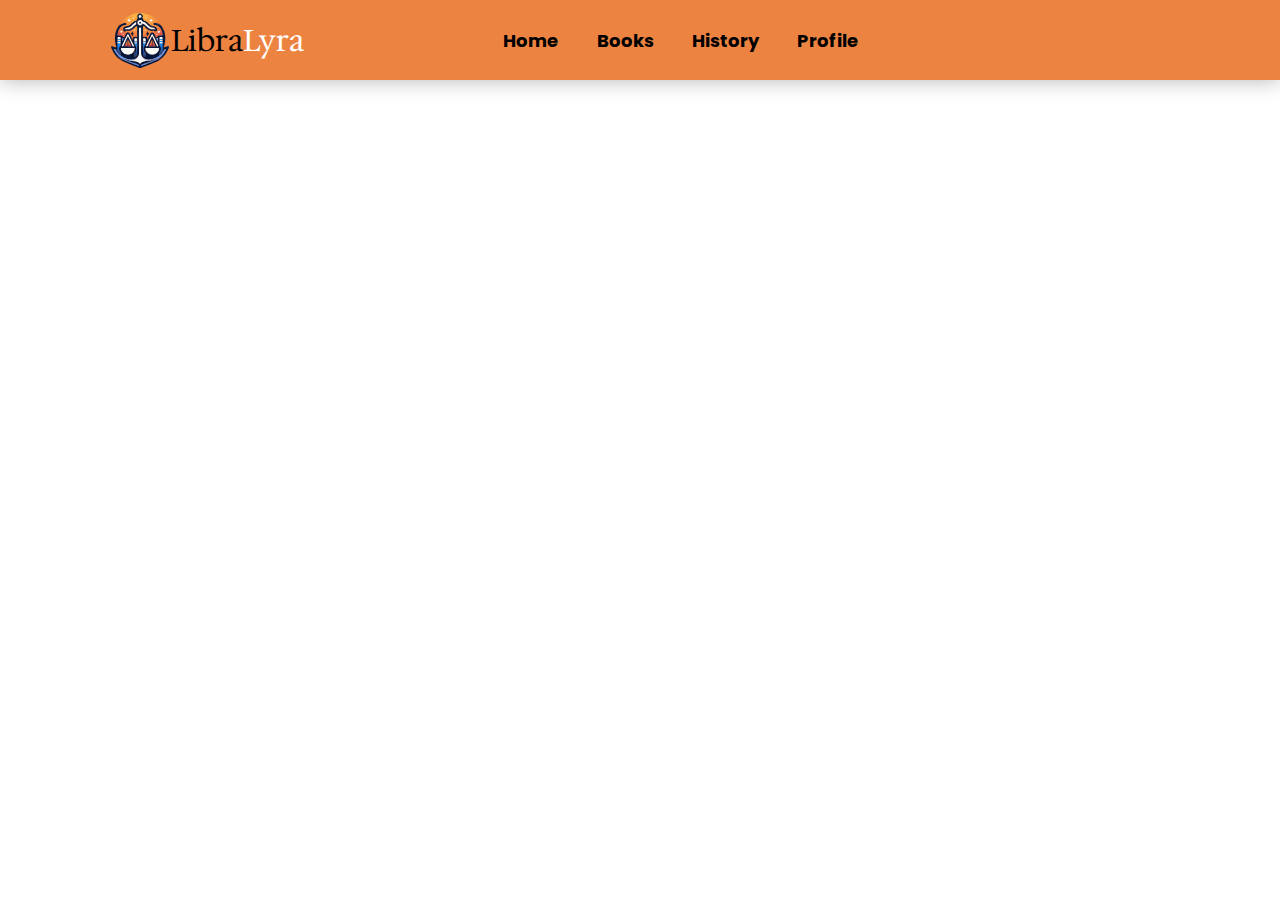
<file: booksDetail.html>
<head>
    <meta charset="UTF-8">
    <meta http-equiv="X-UA-Compatible" content="IE=edge">
    <meta name="viewport" content="width=device-width, initial-scale=1.0">
    <link rel="icon" href="image/libralyra.svg">
    <title>LibraLyra</title>
    <link rel="preconnect" href="https://fonts.googleapis.com">
    <link rel="preconnect" href="https://fonts.gstatic.com" crossorigin>
    <link href="https://fonts.googleapis.com/css2?family=Hedvig+Letters+Serif:opsz@12..24&family=Poppins&display=swap" rel="stylesheet">
    <link rel="preconnect" href="https://fonts.googleapis.com">
    <link rel="preconnect" href="https://fonts.gstatic.com" crossorigin>
    <link href="https://fonts.googleapis.com/css2?family=Hedvig+Letters+Serif:opsz@12..24&family=Poppins&family=Varela&display=swap" rel="stylesheet">
    <link rel="stylesheet" href="asset/dist/css/adminlte.min.css">
    <script src="https://ajax.googleapis.com/ajax/libs/jquery/3.7.1/jquery.min.js"></script>
    <script defer src="init.js"></script>
    <link rel="stylesheet" href="https://cdnjs.cloudflare.com/ajax/libs/font-awesome/6.1.1/css/all.min.css" integrity="sha512-KfkfwYDsLkIlwQp6LFnl8zNdLGxu9YAA1QvwINks4PhcElQSvqcyVLLD9aMhXd13uQjoXtEKNosOWaZqXgel0g==" crossorigin="anonymous" referrerpolicy="no-referrer" />
</head>
<body style="background-image: url('image/bgUser.jpg');background-size: cover; background-position: top; display: flex; justify-content: center;font-family: poppins;">
    <div style="width: 100%; height: 100vh; display: flex; justify-content: center; align-items: center;">
        <section class="content">
            <div class="container-fluid">
              <div class="card">
                <div class="card-header" style="background-color: #e98542;">
                    <button id="back" type="button" class="btn btn-sm" style="float: right;" data-toggle="tooltip" data-placement="top" title="Close">
                        <i class="fas fa-times" style="color: white;"></i>
                      </button>
                      <h3 style="color: white;" class="card-title">Detail Buku</h3>
                </div>
                <div class="card-body">
                  <div style="display: flex;">
                    <div>
                      <img id="gambar" style="margin-right: 30px;width: 380px;height: 500px;object-fit: cover;" class="card-img-top" alt="Book Cover">            </div>
                    <div>
                      <table class="table">
                        <tr>
                          <th>Judul</th>
                          <td id="judul"></td>
                        </tr>
                        <tr>
                          <th>ISBN</th>
                          <td id="isbn"></td>
                        </tr>
                        <tr>
                          <th>Pengarang</th>
                          <td id="pengarang"></td>
                        </tr>
                        <tr>
                          <th>Jenis</th>
                          <td id="jenis"></td>
                        </tr>
                        <tr>
                          <th>Penerbit</th>
                          <td id="penerbit"></td>
                        </tr>
                        <tr>
                          <th style="width: 200px;">Tahun Terbit</th>
                          <td id="tahun_terbit"></td>
                        </tr>
                        <tr>
                            <th>Stock</th>
                            <td id="stock"></td>
                          </tr>
                        <tr>
                          <th>Deskripsi</th>
                          <td id="deskripsi"></td>
                        </tr>
                      </table>             
                    </div>
                  </div>
                  
                </div>
                <div style="display: flex;justify-content: center;align-items: center;margin-top: 50px; margin: 10px;">
                    <button id="submit" class="btn btn-success" style="width: 100%;">
                        Peminjaman
                    </button>
                  </div>
              </div>
              
            </div>
            
          </section>
    </div>
    <script>
        $(document).ready(function(){
            var bookId = new URLSearchParams(window.location.search).get('id');
            if (!bookId) {
                alert("Book ID not found");
                return window.location.href = 'buku.html';
            }
            let token = localStorage.getItem('token');
            $.ajax({
                url: `http://localhost/${parentPath}/Backend/index.php/api/user/buku?id=${bookId}`,
                method: "GET",
                dataType: "json",
                headers: {
                    'Authorization': 'Bearer ' + token
                },
                success: function(data){
                    $("#gambar").attr("src", data.gambar);
                    $('#judul').html(data.judul);
                    $('#isbn').html(data.isbn);
                    $('#jenis').html(data.jenis);
                    $('#pengarang').html(data.pengarang);
                    $('#penerbit').html(data.penerbit);
                    $('#tahun_terbit').html(data.tahun_terbit);
                    $('#stock').html(data.stock);
                    $('#deskripsi').html(data.deskripsi);
                },
                error: function(xhr, status, error) {
                    if (xhr.status === 401) {
                        alert("Anda belum login");
                        window.location.href = "login.html";
                    } 
                 }
            });
        });

        $(document).ready(function(){
                $("#back").on("click", function(){
                window.location.href = "buku.html";
            });
        });

        $(document).ready(function() {
                $(document).on('click', '#submit', function() {
                    var bookId = new URLSearchParams(window.location.search).get('id');
                    if (!bookId) {
                        alert("Book ID not found");
                        return window.location.href = 'buku.html';
                    }
                    let token = localStorage.getItem('token');
                    $.ajax({
                        type: "POST",
                        url: `http://localhost/${parentPath}/Backend/index.php/api/user/TransaksiPeminjaman`,
                        contentType: "application/x-www-form-urlencoded",
                        headers: {
                             'Authorization': 'Bearer ' + token
                        },
                        data: {"id_buku":bookId},
                        success: function(response) {
                            alert("Peminjaman successfully");
                            window.location.href = 'buku.html';
                        },
                        error: function(xhr, status, error) {
                            if (xhr.status === 401) {
                                alert("Anda belum login");
                                window.location.href = "login.html";
                            }else if(JSON.parse(xhr.responseText).message.id_user=="The ID User field must contain a unique value."){
                                alert(`Error creating user:\n📌User masih meminjam buku${(JSON.parse(xhr.responseText).message.id_buku) ? ("\n📌"+JSON.parse(xhr.responseText).message.id_buku):""}\nPlease try again!`);
                            }
                            else{
                                alert(`Error creating user:${(JSON.parse(xhr.responseText).message.id_buku) ? ("\n📌"+JSON.parse(xhr.responseText).message.id_buku):""}\nPlease try again!`);
                            }
                        }
                    });
                });
            });
    </script>
</body>
</file>
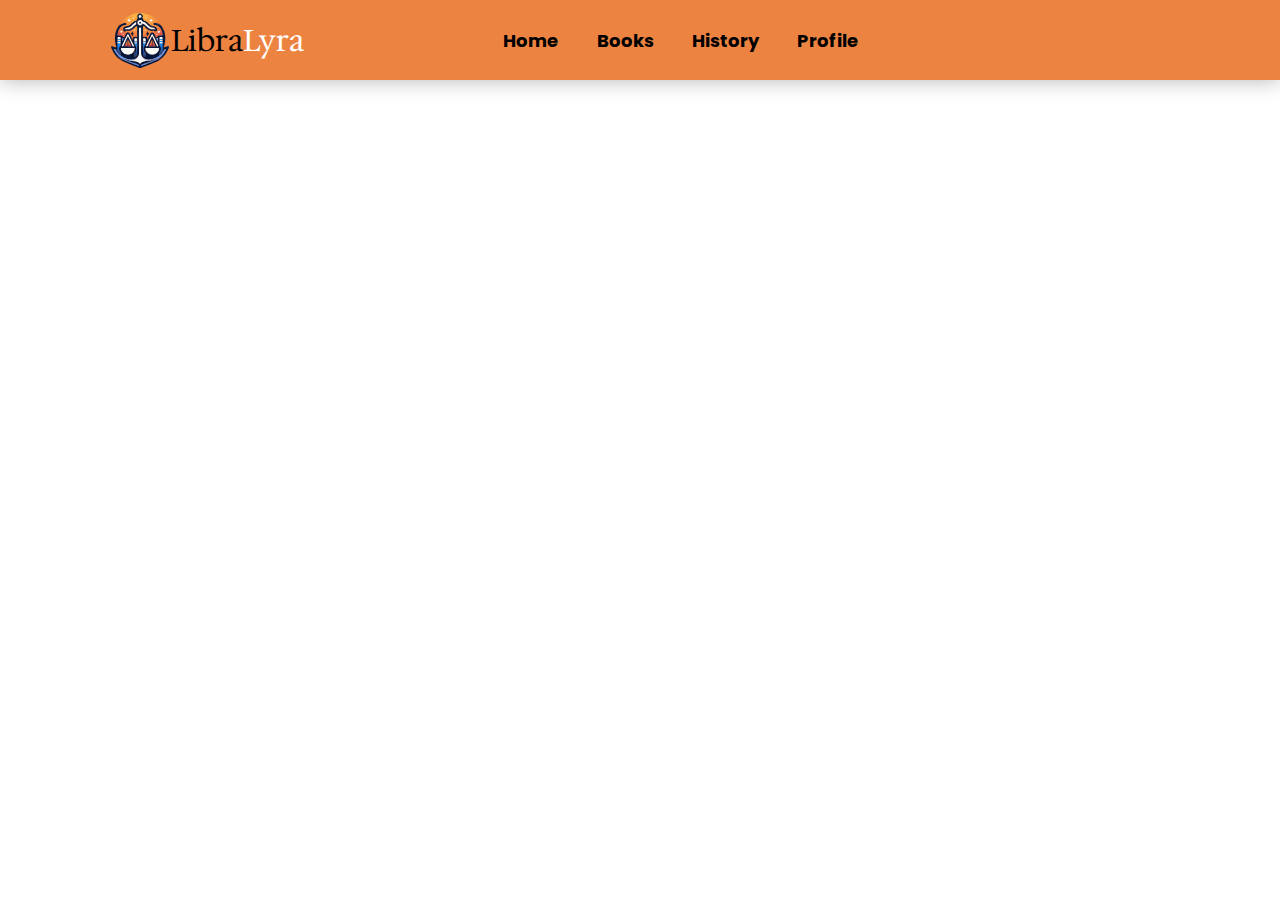
<file: buku.html>
<!DOCTYPE html>
<html lang="en">
<head>
    <meta charset="UTF-8">
    <meta http-equiv="X-UA-Compatible" content="IE=edge">
    <meta name="viewport" content="width=device-width, initial-scale=1.0">
    <link rel="icon" href="image/libralyra.svg">
    <title>LibraLyra</title>
    <link rel="preconnect" href="https://fonts.googleapis.com">
    <link rel="preconnect" href="https://fonts.gstatic.com" crossorigin>
    <link href="https://fonts.googleapis.com/css2?family=Hedvig+Letters+Serif:opsz@12..24&family=Poppins&display=swap" rel="stylesheet">
    <link rel="preconnect" href="https://fonts.googleapis.com">
    <link rel="preconnect" href="https://fonts.gstatic.com" crossorigin>
    <link href="https://fonts.googleapis.com/css2?family=Hedvig+Letters+Serif:opsz@12..24&family=Poppins&family=Varela&display=swap" rel="stylesheet">
    <link rel="stylesheet" href="asset/dist/css/adminlte.min.css">
    <script src="https://ajax.googleapis.com/ajax/libs/jquery/3.7.1/jquery.min.js"></script>
    <script defer src="init.js"></script>
    <link rel="stylesheet" href="https://cdnjs.cloudflare.com/ajax/libs/font-awesome/6.1.1/css/all.min.css" integrity="sha512-KfkfwYDsLkIlwQp6LFnl8zNdLGxu9YAA1QvwINks4PhcElQSvqcyVLLD9aMhXd13uQjoXtEKNosOWaZqXgel0g==" crossorigin="anonymous" referrerpolicy="no-referrer" />
    <style>
    *{
        margin: 0;
        padding: 0;
        box-sizing: border-box;
        font-family: 'poppins';
    }
    main{
        width: 100%;
        height: 92.5vh;
        background-image: url(image/bg.png);
        background-size: cover;
        background-position: center;
    }
    section nav{
        width: 100%;
        display: flex;
        align-items: center;
        justify-content: space-around;
        box-shadow: 0px 0px 20px rgba(0, 0, 0, 0.3); 
        background: #fff;

    }

        nav {
        display: flex;
        justify-content: space-between;
        align-items: center;
        width: 100%;
        height: 80px;
        background-color: #ef823f;
        box-shadow: 0px 0px 20px rgba(0, 0, 0, 0.3);
        padding: 0 20px; 
    }

    nav a{
        text-decoration: none;
        color: black;
        font-weight: bold;
        position: relative;
        background: none;
        font-size: 18px;
        margin: 17px;
    }
    nav a::before,
    nav a::after {
        content: "";
        position: absolute;
        bottom: -1px;
        left: 27%;
        width: 0;
        height: 3px;
        background-color: white;
        transition: width 0.1s ease;
    }
    nav a::before {
        transform: translateX(-50%);
    }
    nav a::after {
        transform: translateX(45%);
    }
    nav a:hover::before,
    nav a:hover::after {
        width: calc(50%); 
    }
    nav a:hover{
        color: white;
    }
    button {
    padding: 0;
    margin: 0;
    font-size: inherit;
    font-family: inherit;
    color: inherit;
    background-color: transparent;
    border: none;
    cursor: pointer;
}
#logout:hover{
    color: white;
}
p{
    line-height: 0.3;
}
    </style>
</head>

<body>
    <section>
        <nav style="background-color: #ed8340;">
            <div class="Logo" style="display: flex;justify-content: center; align-items: center;">
                <img src="image/libralyra.svg" alt="" style="width: fit-content; height: 55px; display: block;">
                <h1 style="font-family: 'Hedvig Letters Serif', serif;color: black;font-size: 30px;font-weight: bolder; padding-left: 2px;padding-top: 10px;">Libra<b style="font-family: 'Hedvig Letters Serif';color: white;">Lyra</b></h1>
            </div>
            <div>
                <a href="index.html">Home</a>
                <a href="#">Books</a>
                <a href="histori.html">History</a>
                <a href="profile.html">Profile</a>
            </div>
            <button id="logout" style="border:none;background:none;margin-left: 110px;" class="icon"><i class="fa fa-door-open fa-2x"></i></button>
        </nav>
    </section>  
    <div id="wowo">

    </div>
    <div class="container-fluid" style="margin-top: 7px;">
        
        <div class="row" id="cardku">
            
            
        </div>
    </div>
    <script>
        $(document).ready(function(){
            let token = localStorage.getItem('token');
            $.ajax({
                url: `http://localhost/${parentPath}/Backend/index.php/api/user/transaksipeminjaman/alert`,
                method: "GET",
                dataType: "json",
                headers: {
                    'Authorization': 'Bearer ' + token
                },
                success: function(data){
                    if (data.status === 'peminjaman') {
                        $("#wowo").html(`<div id="alert" class="bg-warning alert" style="margin:6px;margin-bottom: 6px; padding-bottom: 0px;" role="alert">
            <marquee behavior="scroll" loop="5" width="100%" direction="left">
                <b>🚨 Sekedar mengingatkan, kamu masih meminjam buku. Silahkan kembalikan buku yang kamu pinjam terlebih dahulu sebelum meminjam buku lainnya 🙏.</b>
            </marquee>
        </div>`)
                     }else if(data.status === 'pending'){
                        $("#wowo").html(`<div id="alert" class="bg-warning alert" style="margin:6px;margin-bottom: 6px; padding-bottom: 0px;" role="alert">
            <marquee behavior="scroll" loop="5" width="100%" direction="left">
                <b>🚨 Sekedar mengingatkan, kamu masih memesan buku. Silahkan selesaikan transaksi peminjaman buku yang sedang berlangsung sebelum meminjam buku lainnya 🙏.</b>
            </marquee>
        </div>`)
                    }
                }


            });
        });


        $(document).ready(function(){
            let token = localStorage.getItem('token');
            $.ajax({
                url: `http://localhost/${parentPath}/Backend/index.php/api/user/buku`,
                method: "GET",
                dataType: "json",
                headers: {
                    'Authorization': 'Bearer ' + token
                },
                success: function(data){
                    var html = ``;
                    var no = 1;
                    $.each(data, function(key, value){
                        html += `
                        <div class="col-md-2" >
                            <div class="card">
                                <div class="card-header" style="background-color: #ed8340;">
                                    <h5 class="card-title" style="color: white;width: 94%;text-align: center;">${value.judul}</h5>
                                </div>
                                <div class="card-body" style="background-color: rgb(255, 255, 255);display:flex;flex-direction:column;justify-content: center; align-items: center;">
                                    <img src="${value.gambar}" style="width: 300px;height: 300px;object-fit: cover;" class="card-img-top" alt="Book Cover">
                                    <p class="card-text" style="margin-top: 30px;">Jenis : ${value.jenis}</p>
                                    <p class="card-text"">ISBN : ${value.isbn}</p>
                                    <p class="card-text">Pengarang : ${value.pengarang}</p>
                                    <p class="card-text"style="margin-bottom: 10px;">Stock : ${value.stock}</p>
                                    <a href="booksDetail.html?id=${value.id}" style="border-radius:5px;display: inline-block;width: 100%;margin-top: 10px;background-color: #eb8441;color: white;text-decoration: none;padding: 10px;text-align: center;">Details</a>
                                </div>
                            </div>
                        </div>
                            `;
                    });
                    $('#cardku').append(html);
                },
                error: function(xhr, status, error) {
                if (xhr.status === 401) {
                    alert("Anda belum login");
                    window.location.href = "login.html";
                } 
        }
                
            });
        });
    </script>
</body>
</file>
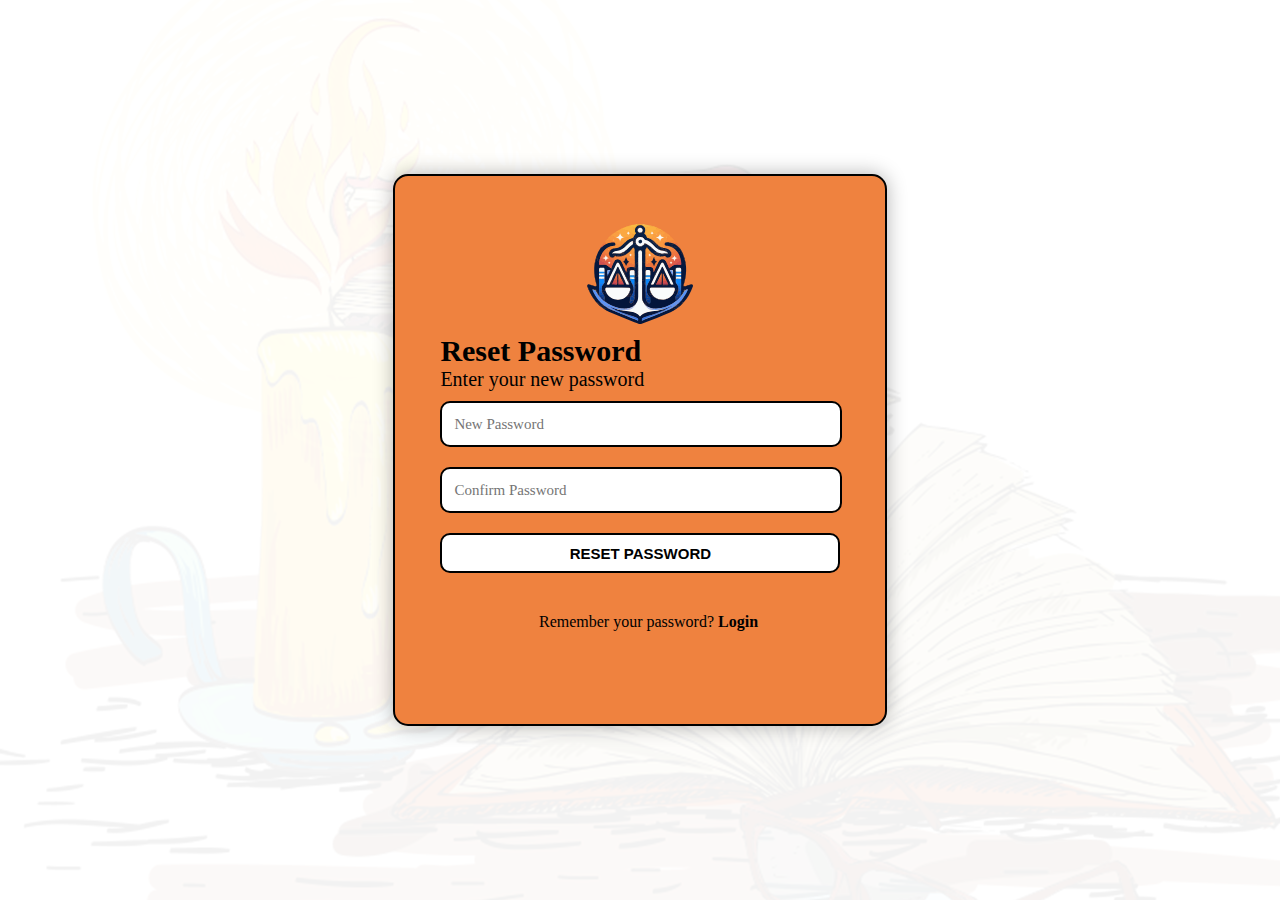
<file: forgotChange.html>
<!DOCTYPE html>
<html lang="en">
<head>
    <meta charset="UTF-8">
    <meta name="viewport" content="width=device-width, initial-scale=1.0">
    <script src="https://ajax.googleapis.com/ajax/libs/jquery/3.7.1/jquery.min.js"></script>
    <link rel="icon" href="image/libralyra.svg">
    <title>LibraLyra - Forgot Password</title>
    <style>
        body {
            font-family: "poppins";
            margin: 0px;
            padding: 0px;
            background-color: white;
            background-image: url("image/bg.png");
            background-position: center;
        }
        main {
            width: 100%;
            overflow-y: hidden;
            height: 100vh;
            display: flex;
            justify-content: center;
            align-items: center;
        }
        .container {
            border: 2px solid black;
            padding-left: 0px;
            width: 490px;
            height: 500px;
            border-radius: 15px;
            padding-top: 48px;
            background-color: #ef823f;
            background-attachment: fixed;
            background-size: cover;
            box-shadow: 0px 0px 20px rgba(0, 0, 0, 0.3);
            background-position: center;
        }
        input {
            border: 2px solid black;
        }
        input:focus {
            outline: none;
            text-indent: 10px;
        }
        input[type="text"], input[type="password"] {
            text-indent: 10px;
            font-family: "poppins";
            font-size: 15px;
            font-weight: 500;
        }
        button {
            cursor: pointer;
            border: 2px solid black;
        }
        p {
            width: fit-content;
            margin: auto;
            padding-top: 20px;
        }
    </style>
</head>
<body>
<main>
    <div class="container">
        <div class="Logo" style="display: flex;justify-content: center;">
            <img src="image/libralyra.svg" alt="" style="width: fit-content; height: 100px; display: block;">
        </div>
        <div style="padding-left: 17px;">
            <h1 style="font-weight: 600;width: fit-content;margin-bottom: 0px; margin-left: 6%;padding: 0px;margin-top: 10px; font-size: 30px;">Reset Password</h1>
            <h2 style="font-weight: unset;width: fit-content;margin-bottom: 0px; margin-left: 6%;margin-top: 0px;font-size: 20px;padding: 0px;">Enter your new password</h2>
            <form id="resetPasswordForm">
                <div>
                    <input type="password" name="new_pw" id="newPassword" style="margin-left: 6%;width: fit-content;margin-top: 10px;width: 394px;height: 40px;border-radius: 10px;" placeholder="New Password">
                </div>
                <div style="margin-top: 10px;">
                    <input type="password" name="repeat_new_pw" id="confirmPassword" style="margin-left: 6%;width: fit-content;margin-top: 10px;width: 394px;height: 40px;border-radius: 10px;" placeholder="Confirm Password">
                </div>
            </form>
            <div style="margin-top: 10px;margin-bottom: 20px;">
                <button id="resetPasswordButton" type="submit" style="font-size: 15px; font-weight: bold; margin-left: 6%; width: fit-content; margin-top: 10px; width: 400px; height: 40px; border-radius: 10px; background-color: #ffffff; color: #000000;">RESET PASSWORD</button>
            </div>
            <p style="width: fit-content; margin: auto;padding-top: 20px;">Remember your password? <a href="login.html" style="color: black; text-decoration: none;font-weight: 600;">Login</a></p>
        </div>
    </div>
</main>
<script>
    $(document).ready(function() {
        $(document).on('click', '#resetPasswordButton', function() {
            var signature = new URLSearchParams(window.location.search).get('token');
            var formData = $('#resetPasswordForm').serialize();
            let token = localStorage.getItem('token');
            console.log(token+'.'+signature);
            $.ajax({
                type: "PATCH",
                url: `http://localhost/aaSProjectWebpro/Backend/index.php/api/user/user/forgotGanti`,
                contentType: "application/x-www-form-urlencoded",
                headers: {
                    'Authorization': 'Bearer ' +token+'.'+signature
                },
                data: formData,
                success: function(response) {
                    alert("Change password successfully");
                    window.location.href = 'login.html';
                },
                error: function(xhr, status, error) {
                    if (xhr.status === 401) {
                        alert("Link ini sudah tidak berfungsi.");
                    }else{
                        alert(`Error edit user:${(JSON.parse(xhr.responseText).message.id) ? ("\n📌"+JSON.parse(xhr.responseText).message.id):""}${(JSON.parse(xhr.responseText).message.repeat_new_pw) ? ("\n📌"+JSON.parse(xhr.responseText).message.repeat_new_pw):""}${(JSON.parse(xhr.responseText).message.new_pw) ? ("\n📌"+JSON.parse(xhr.responseText).message.new_pw):""}${(JSON.parse(xhr.responseText).message.current_pw) ? ("\n📌"+JSON.parse(xhr.responseText).message.current_pw):""}\nPlease try again!`);
                    }
                }
            });
        });
    });
</script>
</body>
</html>
</file>
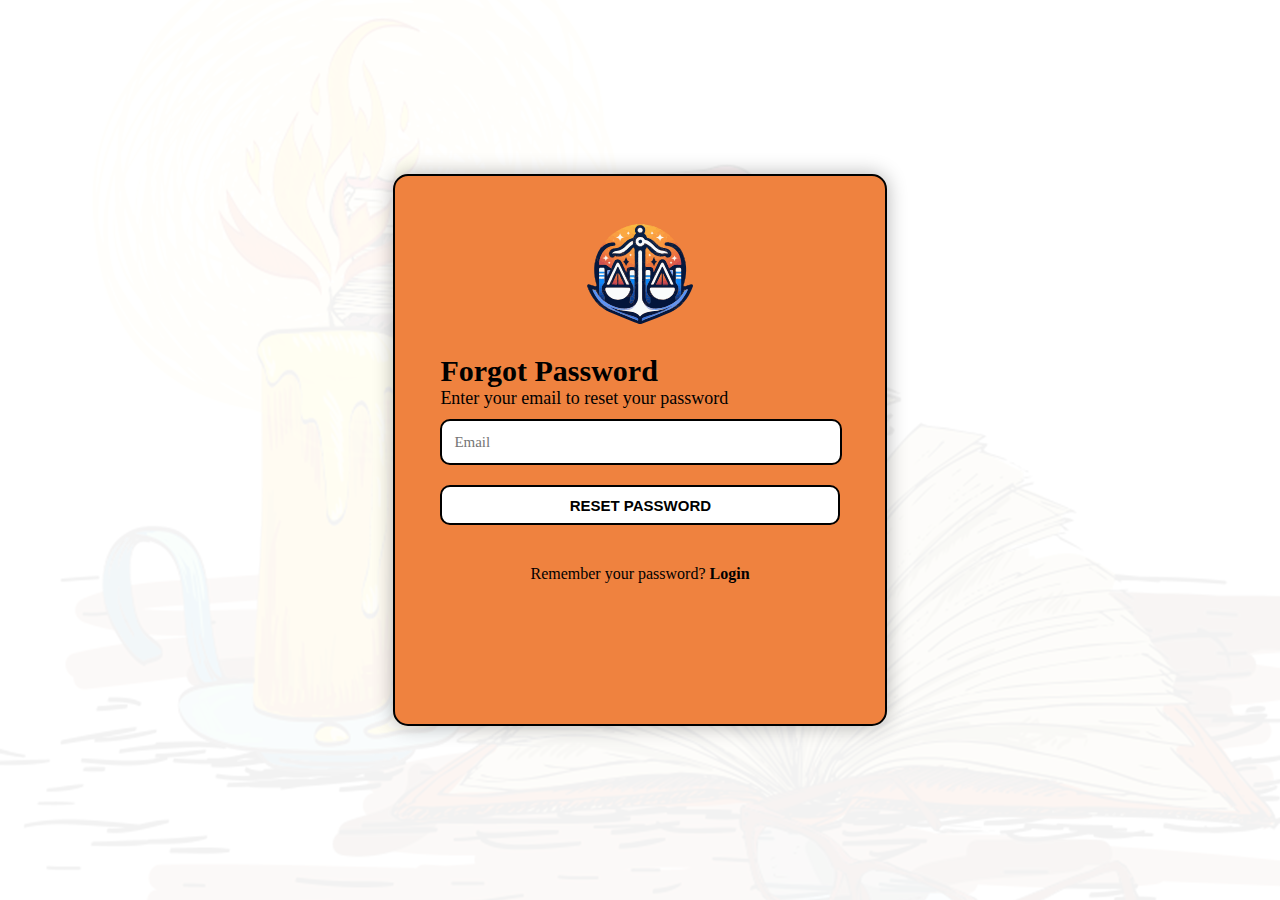
<file: forgotPassword.html>
<!DOCTYPE html>
<html lang="en">
<head>
    <meta charset="UTF-8">
    <meta name="viewport" content="width=device-width, initial-scale=1.0">
    <link rel="icon" href="image/libralyra.svg">
    <script src="https://ajax.googleapis.com/ajax/libs/jquery/3.7.1/jquery.min.js"></script>
    <title>LibraLyra - Forgot Password</title>
    <style>
        body {
            font-family: "poppins";
            margin: 0;
            padding: 0;
            background-color: white;
            background-image: url("image/bg.png");
            background-position: center;
        }
        main {
            width: 100%;
            overflow-y: hidden;
            height: 100vh;
            display: flex;
            justify-content: center;
            align-items: center;
        }
        .container {
            border: 2px solid black;
            padding-left: 0;
            width: 490px;
            height: 500px;
            border-radius: 15px;
            padding-top: 48px;
            background-color: #ef823f;
            background-attachment: fixed;
            background-size: cover;
            box-shadow: 0px 0px 20px rgba(0, 0, 0, 0.3);
            background-position: center;
        }
        input {
            border: 2px solid black;
        }
        input:focus {
            outline: none;
            text-indent: 10px;
        }
        input[type="text"] {
            text-indent: 10px;
            font-family: "poppins";
            font-size: 15px;
            font-weight: 500;
        }
        button {
            cursor: pointer;
            border: 2px solid black;
        }
        p {
            width: fit-content;
            margin: auto;
            padding-top: 20px;
        }
    </style>
</head>
<body>
<main>
    <div class="container">
        <div class="Logo" style="display: flex;justify-content: center;">
            <img src="image/libralyra.svg" alt="" style="width: fit-content; height: 100px; display: block;">
        </div>
        <div style="padding-left: 17px;">
            <h1 style="font-weight: 600;width: fit-content;margin-bottom: 0px; margin-left: 6%;padding: 0px;margin-top: 30px; font-size: 30px;">Forgot Password</h1>
            <h2 style="font-weight: unset;width: fit-content;margin-bottom: 0px; margin-left: 6%;margin-top: 0px;font-size: 18px;padding: 0px;">Enter your email to reset your password</h2>
            <form id="forgotPasswordForm">
                <div>
                    <input type="text" name="email" id="email" style="margin-left: 6%;margin-top: 10px;width: 394px;margin-top: 10px;height: 40px;border-radius: 10px;" placeholder="Email">
                </div>
                <div style="margin-top: 10px;margin-bottom: 20px;">
                    <button id="resetPasswordButton" type="submit" style="font-size: 15px; font-weight: bold; margin-left: 6%; width: fit-content; margin-top: 10px; width: 400px; height: 40px; border-radius: 10px; background-color: #ffffff; color: #000000;">RESET PASSWORD</button>
                </div>
            </form>
        </div>
        <p style="width: fit-content; margin: auto;padding-top: 20px;">Remember your password? <a href="login.html" style="color: black; text-decoration: none;font-weight: 600;">Login</a></p>
    </div>
</main>
<script>
    $(document).ready(function() {
        $(document).on('click', '#resetPasswordButton', function(e) {
            e.preventDefault();
            var formData = $('#forgotPasswordForm').serialize();
            $.ajax({
                type: "POST",
                url: `http://localhost/AASProjectWebPro/Backend/index.php/api/user/user/forgot`,
                contentType: "application/x-www-form-urlencoded",
                data: formData,
                success: function(response) {
                    localStorage.setItem('token', response.token);
                    alert("Email berhasil dikirim silahkan cek email anda.");

                },
                error: function(xhr, status, error) {
                    alert(JSON.parse(xhr.responseText).message.id);
                }
            });
        });
    });
</script>
</body>
</html>
</file>
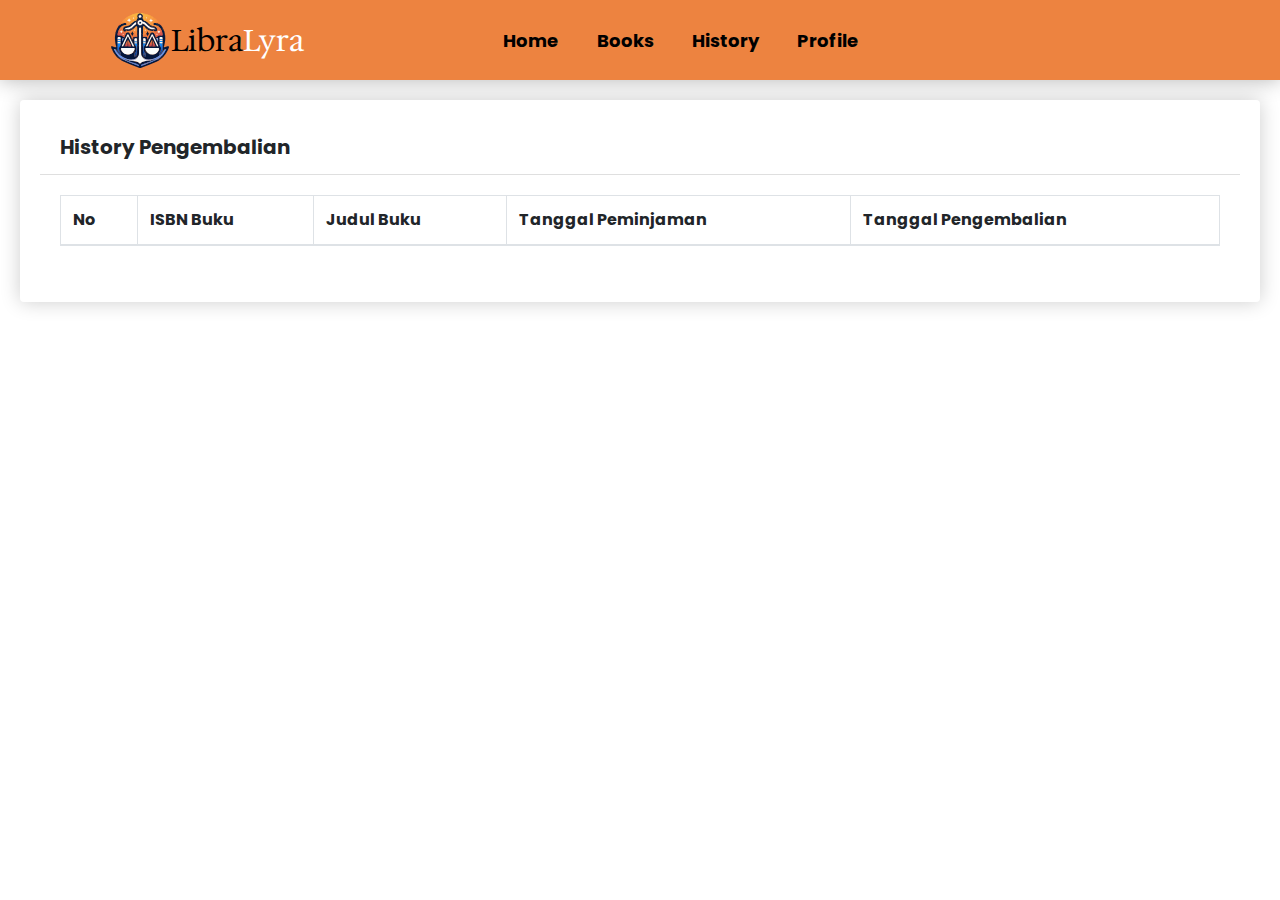
<file: histori.html>
<!DOCTYPE html>
<html lang="en">
<head>
    <meta charset="UTF-8">
    <meta http-equiv="X-UA-Compatible" content="IE=edge">
    <meta name="viewport" content="width=device-width, initial-scale=1.0">
    <link rel="icon" href="image/libralyra.svg">
    <title>LibraLyra</title>
    <link rel="preconnect" href="https://fonts.googleapis.com">
    <link rel="preconnect" href="https://fonts.gstatic.com" crossorigin>
    <link href="https://fonts.googleapis.com/css2?family=Hedvig+Letters+Serif:opsz@12..24&family=Poppins&display=swap" rel="stylesheet">
    <link rel="preconnect" href="https://fonts.googleapis.com">
    <link rel="preconnect" href="https://fonts.gstatic.com" crossorigin>
    <link href="https://fonts.googleapis.com/css2?family=Hedvig+Letters+Serif:opsz@12..24&family=Poppins&family=Varela&display=swap" rel="stylesheet">
    <link rel="stylesheet" href="asset/dist/css/adminlte.min.css">
    <script src="https://ajax.googleapis.com/ajax/libs/jquery/3.7.1/jquery.min.js"></script>
    <script defer src="init.js"></script>
    <link rel="stylesheet" href="https://cdnjs.cloudflare.com/ajax/libs/font-awesome/6.1.1/css/all.min.css" integrity="sha512-KfkfwYDsLkIlwQp6LFnl8zNdLGxu9YAA1QvwINks4PhcElQSvqcyVLLD9aMhXd13uQjoXtEKNosOWaZqXgel0g==" crossorigin="anonymous" referrerpolicy="no-referrer" />
    <style>
    *{
        margin: 0;
        padding: 0;
        box-sizing: border-box;
        font-family: 'poppins';
    }
    main{
        width: 100%;
        height: 92.5vh;
        background-image: url(image/bg.png);
        background-size: cover;
        background-position: center;
    }
    section nav{
        width: 100%;
        display: flex;
        align-items: center;
        justify-content: space-around;
        box-shadow: 0px 0px 20px rgba(0, 0, 0, 0.3); 
        background: #fff;

    }

        nav {
        display: flex;
        justify-content: space-between;
        align-items: center;
        width: 100%;
        height: 80px;
        background-color: #ef823f;
        box-shadow: 0px 0px 20px rgba(0, 0, 0, 0.3);
        padding: 0 20px; 
    }

    nav a{
        text-decoration: none;
        color: black;
        font-weight: bold;
        position: relative;
        background: none;
        font-size: 18px;
        margin: 17px;
    }
    nav a::before,
    nav a::after {
        content: "";
        position: absolute;
        bottom: -1px;
        left: 27%;
        width: 0;
        height: 3px;
        background-color: white;
        transition: width 0.1s ease;
    }
    nav a::before {
        transform: translateX(-50%);
    }
    nav a::after {
        transform: translateX(45%);
    }
    nav a:hover::before,
    nav a:hover::after {
        width: calc(50%); 
    }
    nav a:hover{
        color: white;
    }
    button {
    padding: 0;
    margin: 0;
    font-size: inherit;
    font-family: inherit;
    color: inherit;
    background-color: transparent;
    border: none;
    cursor: pointer;
}
#logout:hover{
    color: white;
}
    </style>
</head>
<body>
    <section>
        <nav style="background-color: #ed8340;">
            <div class="Logo" style="display: flex;justify-content: center; align-items: center;">
                <img src="image/libralyra.svg" alt="" style="width: fit-content; height: 55px; display: block;">
                <h1 style="font-family: 'Hedvig Letters Serif', serif;color: black;font-size: 30px;font-weight: bolder; padding-left: 2px;padding-top: 10px;">Libra<b style="font-family: 'Hedvig Letters Serif';color: white;">Lyra</b></h1>
            </div>
            <div>
                <a href="index.html">Home</a>
                <a href="buku.html">Books</a>
                <a href="#">History</a>
                <a href="profile.html">Profile</a>
            </div>
            <button id="logout" style="border:none;background:none;margin-left: 110px;" class="icon"><i class="fa fa-door-open fa-2x"></i></button>
        </nav>
    </section>  
    <div class="card" style="margin: 20px;padding: 20px;box-shadow: 0px 0px 20px rgba(0, 0, 0, 0.2);">
        <div class="card-header" style="font-size: 20px; font-weight: bold;">
            History Pengembalian
        </div>
        
        <div class="card-body">
            <div class="table-responsive">
                <table id="ohayo" class="table table-bordered table-hovered">
                    <thead>
                        <tr>
                            <th>No</th>
                            <th>ISBN Buku</th>
                            <th>Judul Buku</th>
                            <th>Tanggal Peminjaman</th>
                            <th>Tanggal Pengembalian</th>
                        </tr>
                    </thead>
                    <tbody id="tbody">
                        
                    </tbody>
                </table>
            </div>
        </div>
    </div>
    <script>
        $(document).ready(function(){
            let token = localStorage.getItem('token');
            $.ajax({
                url: `http://localhost/${parentPath}/Backend/index.php/api/user/historypeminjaman`,
                method: "GET",
                dataType: "json",
                headers: {
                    'Authorization': 'Bearer ' + token
                },
                success: function(data){
                    var html = ``;
                    var no = 1;
                    $.each(data, function(key, value){
                        html += `
                            <tr>
                                <td>${no++}</td>
                                <td>${value.isbn_buku}</td>
                                <td>${value.judul}</td>
                                <td>${value.tanggal_peminjaman}</td>
                                <td>${value.tanggal_pengembalian}</td>
                            </tr>
                            `;
                    });
                    $('#tbody').append(html);
                },
                error: function(xhr, status, error) {
                if (xhr.status === 401) {
                    alert("Anda belum login");
                    window.location.href = "login.html";
                } 
        }
                
            });
        });
    </script>
</body>
</html>
</file>
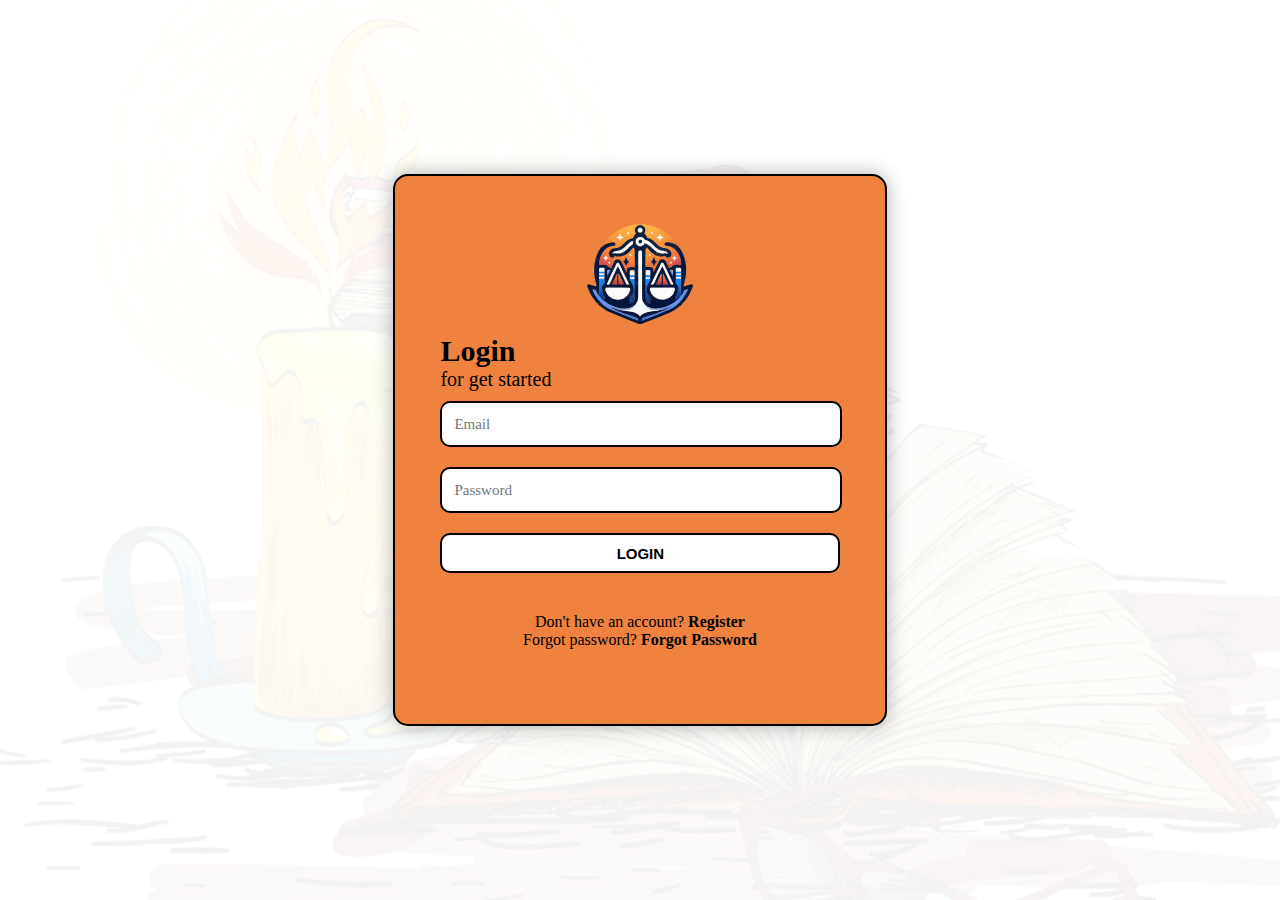
<file: login.html>
<!DOCTYPE html>
<html lang="en">
<head>
    <meta charset="UTF-8">
    <meta name="viewport" content="width=device-width, initial-scale=1.0">
    <script src="https://ajax.googleapis.com/ajax/libs/jquery/3.7.1/jquery.min.js"></script>
    <link rel="icon" href="image/libralyra.svg">
    <title>LibraLyra</title>
    <style>
        body {
            font-family: "poppins";
            margin: 0px;
            padding: 0px;
            background-color: white;
            background-image: url("image/bg.png");
            background-position: center;
        }
        main {
            width: 100%;
            overflow-y: hidden;
            height: 100vh;
            display: flex;
            justify-content: center;
            align-items: center;
        }
        .container {
            border: 2px solid black;
            padding-left: 0px;
            width: 490px;
            height: 500px;
            border-radius: 15px;
            padding-top: 48px;
            background-color: #ef823f;
            background-attachment: fixed;
            background-size: cover;
            box-shadow: 0px 0px 20px rgba(0, 0, 0, 0.3);
            background-position: center;
        }
        input {
            border: 2px solid black;
        }
        input:focus {
            outline: none;
            text-indent: 10px;
        }
        input[type="text"], input[type="password"] {
            text-indent: 10px;
            font-family: "poppins";
            font-size: 15px;
            font-weight: 500;
        }
        button {
            cursor: pointer;
            border: 2px solid black;
        }
        p {
            width: fit-content;
            margin: auto;
            padding-top: 20px;
        }
    </style>
</head>
<body>
    <main>
        <div class="container">
            <div class="Logo" style="display: flex;justify-content: center;">
                <img src="image/libralyra.svg" alt="" style="width: fit-content; height: 100px; display: block;">
            </div>
            <div style="padding-left: 17px;">
                <h1 style="font-weight: 600;width: fit-content;margin-bottom: 0px; margin-left: 6%;padding: 0px;margin-top: 10px; font-size: 30px;">Login</h1>
                <h2 style="font-weight: unset;width: fit-content;margin-bottom: 0px; margin-left: 6%;margin-top: 0px;font-size: 20px;padding: 0px;">for get started</h2>
                <form id="ayam">
                    <div>
                        <input type="text" name="email" id="email" style="margin-left: 6%;margin-top: 10px;width: 394px;margin-top: 10px;height: 40px;border-radius: 10px;" placeholder="Email">
                    </div>
                    <div style="margin-top: 10px;">
                        <input type="password" name="password" id="password" style="margin-left: 6%;width: fit-content;margin-top: 10px;width: 394px;height: 40px;border-radius: 10px;" placeholder="Password">
                    </div>
                    <div style="margin-top: 10px;margin-bottom: 20px;">
                        <button id="loginButton" type="submit" style="font-size: 15px; font-weight: bold; margin-left: 6%; width: fit-content; margin-top: 10px; width: 400px; height: 40px; border-radius: 10px; background-color: #ffffff; color: #000000;">LOGIN</button>
                    </div>
                </form>
            </div>
            <p style="width: fit-content; margin: auto; padding-top: 20px;">Don't have an account? <a href="register.html" style="color: black; text-decoration: none; font-weight: 600;">Register</a></p>
            <p style="width: fit-content; margin: auto;padding-top: 0px">Forgot password? <a href="forgotPassword.html" style="color: black; text-decoration: none; font-weight: 600;">Forgot Password</a></p>
        </div>
    </main>
    <script>
        $(document).ready(function() {
        $(document).on('click', '#loginButton', function(e) {
            e.preventDefault();
            var formData = $('#ayam').serialize();
            $.ajax({
                type: "POST",
                url: `http://localhost/aaSProjectWebpro/Backend/index.php/api/user/auth/login`,
                contentType: "application/x-www-form-urlencoded",
                data: formData,
                success: function(response) {
                    localStorage.setItem('token', response.token);
                    alert("User login successfully");
                    window.location.href = 'index.html';
                },
                error: function(xhr, status, error) {
                    alert(JSON.parse(xhr.responseText).message);
                }
            });
        });
    });
    </script>
</body>
</html>
</file>
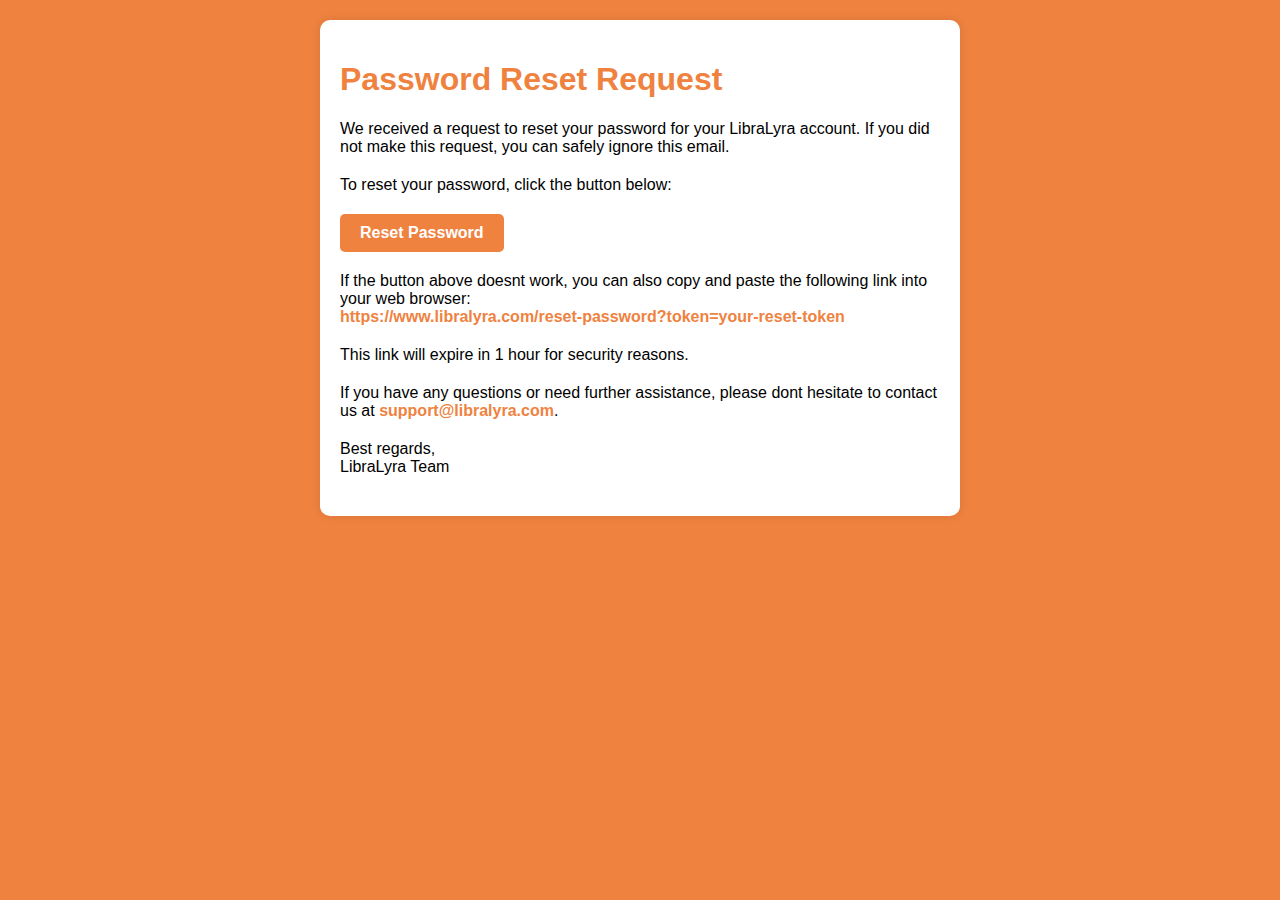
<file: mail.html>
<!DOCTYPE html>
<html lang="en">
<head>
    <meta charset="UTF-8">
    <meta name="viewport" content="width=device-width, initial-scale=1.0">
    <title>Password Reset Request - LibraLyra</title>
    <style>
        body {
            font-family: "Poppins", sans-serif;
            margin: 0;
            padding: 0;
            background-color: #ef823f;

        }
        .container {
            max-width: 600px;
            margin: 20px auto;
            padding: 20px;
            background-color: #ffffff;
            border-radius: 10px;
            box-shadow: 0 0 10px rgba(0, 0, 0, 0.1);
        }
        h1 {
            color: #ef823f;
        }
        p {
            margin-bottom: 20px;
        }
        a {
            color: #ef823f;
            text-decoration: none;
            font-weight: bold;
        }
        .button {
            display: inline-block;
            padding: 10px 20px;
            background-color: #ef823f;
            color: #ffffff;
            text-decoration: none;
            border-radius: 5px;
        }
    </style>
</head>
<body>
<div class="container">
    <h1>Password Reset Request</h1>
    <p>We received a request to reset your password for your LibraLyra account. If you did not make this request, you can safely ignore this email.</p>
    <p>To reset your password, click the button below:</p>
    <p>
        <a class="button" href="https://www.libralyra.com/reset-password?token=your-reset-token">Reset Password</a>
    </p>
    <p>
        If the button above doesnt work, you can also copy and paste the following link into your web browser:
        <br>
        <a href="https://www.libralyra.com/reset-password?token=your-reset-token">https://www.libralyra.com/reset-password?token=your-reset-token</a>
    </p>
    <p>This link will expire in 1 hour for security reasons.</p>
    <p>If you have any questions or need further assistance, please dont hesitate to contact us at
        <a href="mailto:support@libralyra.com">support@libralyra.com</a>.
    </p>
    <p>Best regards,<br>LibraLyra Team</p>
</div>
</body>
</html>
</file>
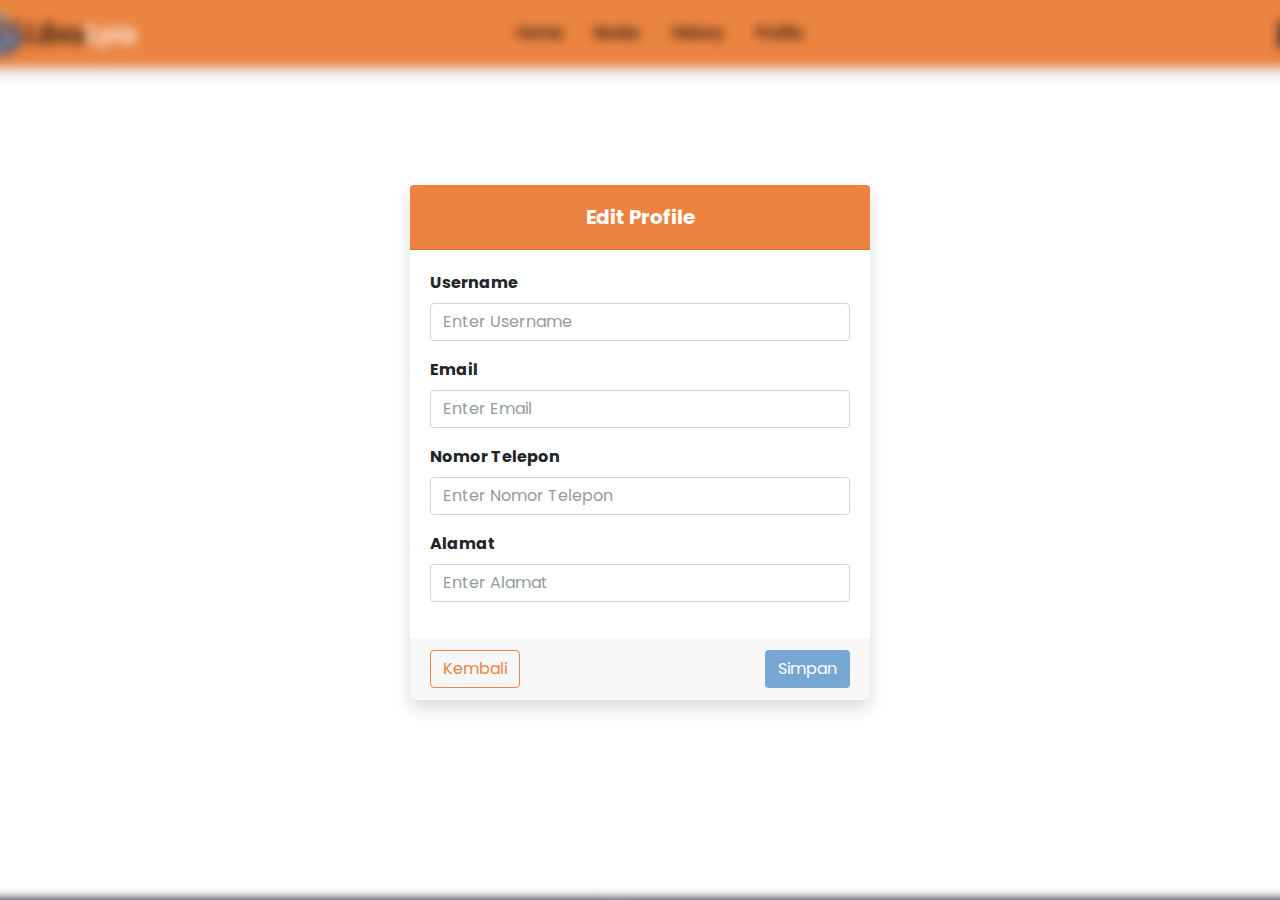
<file: profile_edit.html>
<!DOCTYPE html>
<html lang="en">
<head>
    <meta charset="UTF-8">
    <meta name="viewport" content="width=device-width, initial-scale=1.0">
    <link rel="icon" href="image/libralyra.svg">
    <title>LibraLyra</title>
    <link rel="preconnect" href="https://fonts.googleapis.com">
    <link rel="preconnect" href="https://fonts.gstatic.com" crossorigin>
    <link href="https://fonts.googleapis.com/css2?family=Hedvig+Letters+Serif:opsz@12..24&family=Poppins&display=swap" rel="stylesheet">
    <link rel="preconnect" href="https://fonts.googleapis.com">
    <link rel="preconnect" href="https://fonts.gstatic.com" crossorigin>
    <link href="https://fonts.googleapis.com/css2?family=Hedvig+Letters+Serif:opsz@12..24&family=Poppins&family=Varela&display=swap" rel="stylesheet">
    <link rel="stylesheet" href="asset/dist/css/adminlte.min.css">
    <link rel="stylesheet" href="asset/plugins/fontawesome-free/css/all.min.css">
    <script src="https://ajax.googleapis.com/ajax/libs/jquery/3.7.1/jquery.min.js"></script>
    <script defer src="init.js"></script>
    <title>LibraLyra</title>
</head>
<style>
    body, html, :root {
        margin: 0;
        padding: 0;
        border: 0;
        font-size: 100%;
        font: inherit;
        vertical-align: baseline;
        
    }
    main{
        font-family: "poppins";
        width: 100%;
        height: 100vh;
        display: flex;
        align-items: center;
        justify-content: center;
        flex-direction: column;
        background-image: url("image/bgUser.jpg");
        background-position: top;
        background-size: cover;}

button {
    padding: 0;
    margin: 0;
    font-size: inherit;
    font-family: inherit;
    color: inherit;
    background-color: transparent;
    border: none;
    cursor: pointer;
}
#submit{
    background-color: #76a7d3;
}
#submit:hover{
    background-color: #5c78b4;
}
#kembali{
    border: #eb8441 1px solid;
    color: #eb8441;
}
#kembali:hover{
    background-color: #eb8441;
    color: white;
}
</style>

<body>
    
    <main>
        <div class="container">
            <div class="row justify-content-center" >
                <div class="col-md-5">
                    <form id="userForm" >
                        <div class="card shadow" >
                            <div class="card-header text-white" style="background-color: #ed8340; padding: 20px;">
                                <h5 class="mb-0" style="text-align: center; font-weight: bold;">Edit Profile</h5>
                            </div>
                            <div class="card-body">
                                <div class="form-group">
                                    <label for="username">Username</label>
                                    <input type="text" class="form-control" id="username" name="username" placeholder="Enter Username" required>
                                </div>
                                <div class="form-group">
                                    <label for="email">Email</label>
                                    <input type="email" class="form-control" id="email" name="email" placeholder="Enter Email" required>
                                </div>
                                <div class="form-group">
                                    <label for="nomor_telepon">Nomor Telepon</label>
                                    <input type="tel" class="form-control" id="nomor_telepon" name="nomor_telepon" placeholder="Enter Nomor Telepon" required>
                                </div>
                                <div class="form-group">
                                    <label for="alamat">Alamat</label>
                                    <input type="text" class="form-control" id="alamat" name="alamat" placeholder="Enter Alamat" required></input>
                                </div>
                            </div>
                            <div class="card-footer">
                                <button id="kembali" type="button" style="font-weight: 4X00;" class="btn" onclick="return window.location.href = 'profile.html';">Kembali</button>
                                <button id="submit" type="button" style="color: white; font-weight: 4X00;" class="btn float-right">Simpan</button>
                            </div>
                        </div>
                    </form>
                </div>
            </div>
        </div>
    </main>
    <script>
        $(document).ready(function(){
                let token = localStorage.getItem('token');
                $.ajax({
                    url: `http://localhost/${parentPath}/backend/index.php/api/user/user`,
                    method: "GET",
                    dataType: "json",
                    headers: {
                        'Authorization': 'Bearer ' + token
                    },
                    success: function(data){
                        $('#username').val(data[0][0].username);
                        $('#email').val(data[0][0].email);
                        $('#nomor_telepon').val(data[0][0].nomor_telepon);
                        $('#alamat').val(data[0][0].alamat);
                    },
                    error: function(xhr, status, error) {
                        if (xhr.status === 401) {
                            alert("Anda belum login");
                            window.location.href = "login.html";
                        } 
                    }
                });
            });
        $(document).ready(function() {
            $(document).on('click', '#submit', function() {
                var formData = $('#userForm').serialize();
                let token = localStorage.getItem('token');
                $.ajax({
                    type: "PATCH",
                    url: `http://localhost/${parentPath}/Backend/index.php/api/user/user`,
                    contentType: "application/x-www-form-urlencoded",
                    headers: {
                             'Authorization': 'Bearer ' + token
                        },
                    data: formData,
                    success: function(response) {
                        alert("User edited successfully");
                        window.location.href = 'profile.html';
                    },
                    error: function(xhr, status, error) {
                        if (xhr.status === 401) {
                            alert("Anda belum login");
                            window.location.href = "login.html";
                    }else{
                        alert(`Error edit user:${(JSON.parse(xhr.responseText).message.id) ? ("\n📌"+JSON.parse(xhr.responseText).message.id):""}${(JSON.parse(xhr.responseText).message.username) ? ("\n📌"+JSON.parse(xhr.responseText).message.username):""}${(JSON.parse(xhr.responseText).message.email) ? ("\n📌"+JSON.parse(xhr.responseText).message.email):""}${(JSON.parse(xhr.responseText).message.password) ? ("\n📌"+JSON.parse(xhr.responseText).message.password):""}${(JSON.parse(xhr.responseText).message.nomor_telepon) ? ("\n📌"+JSON.parse(xhr.responseText).message.nomor_telepon):""}${(JSON.parse(xhr.responseText).message.alamat) ? ("\n📌"+JSON.parse(xhr.responseText).message.alamat):""}\nPlease try again!`);
                    }
                }
                });
            });
            });
    </script>
</body>
</html>
</file>
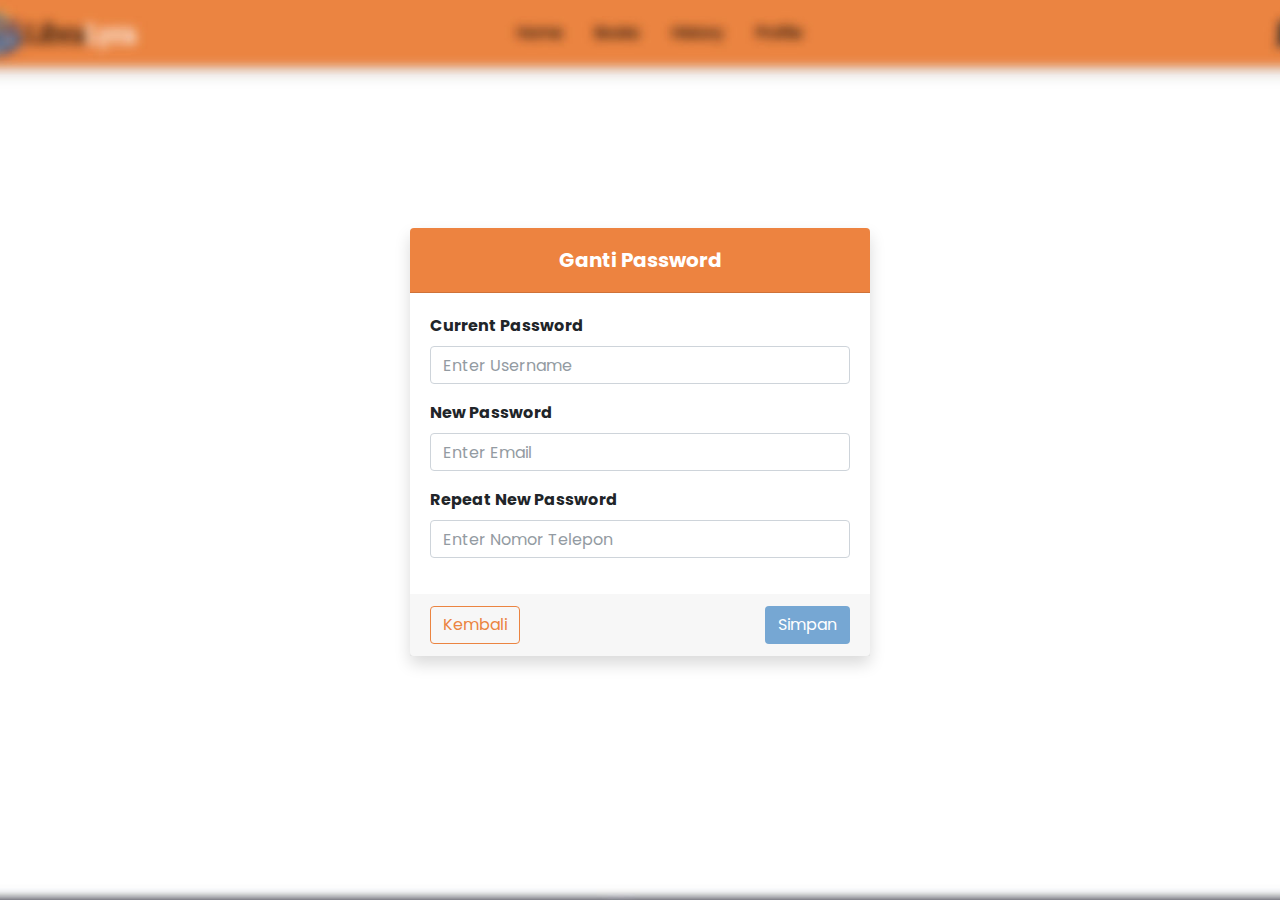
<file: profile_pass_edit.html>
<!DOCTYPE html>
<html lang="en">
<head>
    <meta charset="UTF-8">
    <meta name="viewport" content="width=device-width, initial-scale=1.0">
    <link rel="icon" href="image/libralyra.svg">
    <title>LibraLyra</title>
    <link rel="preconnect" href="https://fonts.googleapis.com">
    <link rel="preconnect" href="https://fonts.gstatic.com" crossorigin>
    <link href="https://fonts.googleapis.com/css2?family=Hedvig+Letters+Serif:opsz@12..24&family=Poppins&display=swap" rel="stylesheet">
    <link rel="preconnect" href="https://fonts.googleapis.com">
    <link rel="preconnect" href="https://fonts.gstatic.com" crossorigin>
    <link href="https://fonts.googleapis.com/css2?family=Hedvig+Letters+Serif:opsz@12..24&family=Poppins&family=Varela&display=swap" rel="stylesheet">
    <link rel="stylesheet" href="asset/dist/css/adminlte.min.css">
    <link rel="stylesheet" href="asset/plugins/fontawesome-free/css/all.min.css">
    <script src="https://ajax.googleapis.com/ajax/libs/jquery/3.7.1/jquery.min.js"></script>
    <script defer src="init.js"></script>
    <title>LibraLyra</title>
</head>
<style>
    body, html, :root {
        margin: 0;
        padding: 0;
        border: 0;
        font-size: 100%;
        font: inherit;
        vertical-align: baseline;
    }
    main{
        font-family: "poppins";
        width: 100%;
        height: 100vh;
        display: flex;
        align-items: center;
        justify-content: center;
        flex-direction: column;
        background-image: url("image/bgUser.jpg");
        background-position: top;
        background-size: cover;}

button {
    padding: 0;
    margin: 0;
    font-size: inherit;
    font-family: inherit;
    color: inherit;
    background-color: transparent;
    border: none;
    cursor: pointer;
}
#submit{
    background-color: #76a7d3;
}
#submit:hover{
    background-color: #5c78b4;
}
#kembali{
    border: #eb8441 1px solid;
    color: #eb8441;
}
#kembali:hover{
    background-color: #eb8441;
    color: white;
}
</style>

<body>
    
    <main>
        <div class="container">
            <div class="row justify-content-center" >
                <div class="col-md-5">
                    <form id="userForm" >
                        <div class="card shadow" >
                            <div class="card-header text-white" style="background-color: #ed8340; padding: 20px;">
                                <h5 class="mb-0" style="text-align: center; font-weight: bold;">Ganti Password</h5>
                            </div>
                            <div class="card-body">
                                <div class="form-group">
                                    <label for="current_pw">Current Password</label>
                                    <input type="password" id="current_pw" class="form-control" name="current_pw" placeholder="Enter Username" required>
                                </div>
                                <div class="form-group">
                                    <label for="new_pw">New Password</label>
                                    <input type="password" id="new_pw" class="form-control" name="new_pw" placeholder="Enter Email" required>
                                </div>
                                <div class="form-group">
                                    <label for="repeat_new_pw">Repeat New Password</label>
                                    <input id="password" type="password" class="form-control" name="repeat_new_pw" placeholder="Enter Nomor Telepon" required>
                                </div>
                            </div>
                            <div class="card-footer">
                                <button id="kembali" type="button" style="font-weight: 4X00;" class="btn" onclick="return window.location.href = 'profile.html';">Kembali</button>
                                <button id="submit" type="button" style="color: white; font-weight: 4X00;" class="btn float-right">Simpan</button>
                            </div>
                        </div>
                    </form>
                </div>
            </div>
        </div>
    </main>
    <script>
        $(document).ready(function() {
                $(document).on('click', '#submit', function() {
                    var formData = $('#userForm').serialize();
                    let token = localStorage.getItem('token');
                    $.ajax({
                        type: "PATCH",
                        url: `http://localhost/${parentPath}/Backend/index.php/api/user/user/password`,
                        contentType: "application/x-www-form-urlencoded",
                        headers: {
                                'Authorization': 'Bearer ' + token
                            },
                        data: formData,
                        success: function(response) {
                            alert("User edited successfully");
                            window.location.href = 'profile.html';
                        },
                        error: function(xhr, status, error) {
                            if (xhr.status === 401) {
                                alert("Anda belum login");
                                window.location.href = "login.html";
                        }else{ 
                            alert(`Error edit user:${(JSON.parse(xhr.responseText).message.id) ? ("\n📌"+JSON.parse(xhr.responseText).message.id):""}${(JSON.parse(xhr.responseText).message.repeat_new_pw) ? ("\n📌"+JSON.parse(xhr.responseText).message.repeat_new_pw):""}${(JSON.parse(xhr.responseText).message.new_pw) ? ("\n📌"+JSON.parse(xhr.responseText).message.new_pw):""}${(JSON.parse(xhr.responseText).message.current_pw) ? ("\n📌"+JSON.parse(xhr.responseText).message.current_pw):""}\nPlease try again!`);
                        }
                    }
                    });
                });
            });
    </script>
</body>
</html>
</file>
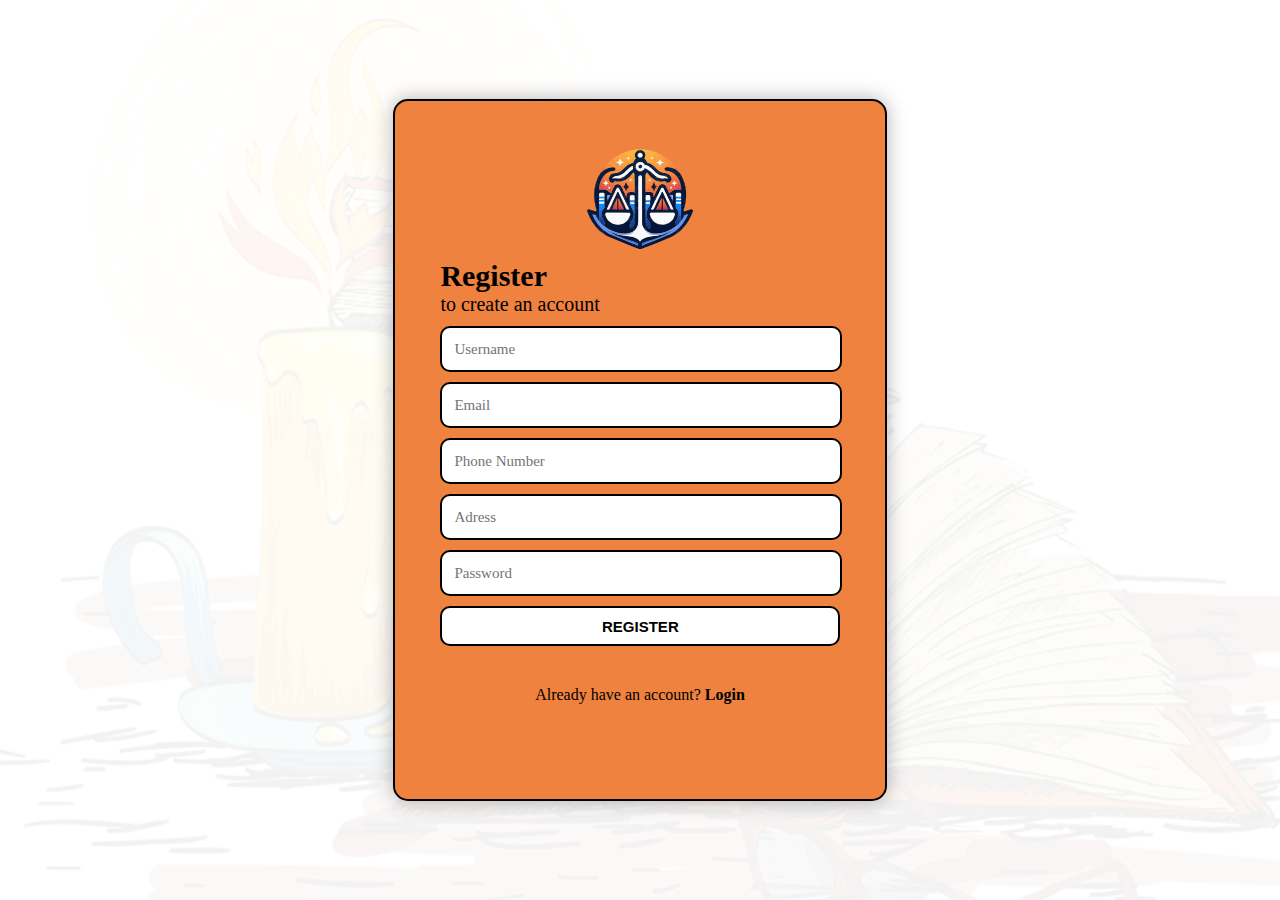
<file: register.html>
<!DOCTYPE html>
<html lang="en">
<head>
    <meta charset="UTF-8">
    <meta name="viewport" content="width=device-width, initial-scale=1.0">
    <link rel="icon" href="../Img/libralyra.svg">
    <script src="https://ajax.googleapis.com/ajax/libs/jquery/3.7.1/jquery.min.js"></script>
    <link rel="icon" href="image/libralyra.svg">
    <title>LibraLyra</title>
    <style>
        body{
            font-family: "poppins";
            margin: 0px;
            padding: 0px;
            background-color: white;
            background-image: url("image/bg.png");
            background-position: center;
        }    
        main {
            width: 100%;
            overflow-y: hidden;
            height: 100vh;
            display: flex;
            justify-content: center;
            align-items: center;
        }
        .container {
            border: 2px solid black;
            padding-left: 0px;
            width: 490px;
            height: 650px;
            border-radius: 15px;
            padding-top: 48px;
            background-color: #ef823f;
            background-attachment: fixed;
            background-size: cover;
            box-shadow: 0px 0px 20px rgba(0, 0, 0, 0.3);
            background-position: center;
        }
        input {
            border: 2px solid black;
        }
        input:focus {
            outline: none; 
            text-indent: 10px;  
        }
        input[type="text"], input[type="email"], input[type="password"] {
            text-indent: 10px; 
            font-family: "poppins";
            font-size: 15px;
            font-weight: 500;
        }
        button {
            cursor: pointer;
            border: 2px solid black;
        }
        p {
            width: fit-content; 
            margin: auto;
            padding-top: 30px;
        }
    </style>
</head>
<body>
    <main>
        <div class="container">
            <div class="Logo" style="display: flex;justify-content: center;">
                <img src="image/libralyra.svg" alt="" style="width: fit-content; height: 100px; display: block;">
            </div>
            <div style="padding-left: 17px;">
                <h1 style="font-weight: 600;width: fit-content;margin-bottom: 0px; margin-left: 6%;padding: 0px;margin-top: 10px; font-size: 30px;">Register</h1>
                <h2 style="font-weight: unset;width: fit-content;margin-bottom: 0px; margin-left: 6%;margin-top: 0px;font-size: 20px;padding: 0px;">to create an account</h2>
                <form id="ayam">
                    <div>
                        <input type="text" name="username" id="username" style="margin-left: 6%;margin-top: 10px;width: 394px;margin-top: 10px;height: 40px;border-radius: 10px;" placeholder="Username">
                    </div>
                    <div>
                        <input type="email" name="email" id="email" style="margin-left: 6%;margin-top: 10px;width: 394px;margin-top: 10px;height: 40px;border-radius: 10px;" placeholder="Email">
                    </div>
                    <div>
                        <input type="text" name="nomor_telepon" id="nomor_telepon" style="margin-left: 6%;margin-top: 10px;width: 394px;margin-top: 10px;height: 40px;border-radius: 10px;" placeholder="Phone Number">
                    </div>
                    
                    <div>
                        <input type="text" name="alamat" id="alamat" style="margin-left: 6%;width: fit-content;margin-top: 10px;width: 394px;height: 40px;border-radius: 10px;" placeholder="Adress">
                    </div>
                    <div>
                        <input type="password" name="password" id="password" style="margin-left: 6%;margin-top: 10px;width: 394px;margin-top: 10px;height: 40px;border-radius: 10px;" placeholder="Password">
                    </div>
                    <div style="margin-bottom: 20px;">
                        <button type="submit" id="submit" style="font-size: 15px; font-weight: bold; margin-left: 6%; width: fit-content; margin-top: 10px; width: 400px; height: 40px; border-radius: 10px; background-color: #ffffff; color: #000000;">REGISTER</button>
                    </div>
                </form>
            </div>
            <p style="width: fit-content; margin: auto;padding-top: 20px;">Already have an account? <a href="login.html" style="color: black; text-decoration: none;font-weight: 600;">Login</a></p>
        </div>
    </main>
    <script>
        $(document).ready(function() {
                $(document).on('click', '#submit', function(e) {
                    e.preventDefault();
                    var formData = $('#ayam').serialize();
                    $.ajax({
                        type: "POST",
                        url: `http://localhost/aaSProjectWebpro/Backend/index.php/api/user/user/register`,
                        contentType: "application/x-www-form-urlencoded",
                        data: formData,
                        success: function(response) {
                            alert("Register successfully");
                            window.location.href = 'login.html';
                        },
                        error: function(xhr, status, error) {
                            alert(`Error creating user:${(JSON.parse(xhr.responseText).message.username) ? ("\n📌"+JSON.parse(xhr.responseText).message.username):""}${(JSON.parse(xhr.responseText).message.email) ? ("\n📌"+JSON.parse(xhr.responseText).message.email):""}${(JSON.parse(xhr.responseText).message.password) ? ("\n📌"+JSON.parse(xhr.responseText).message.password):""}${(JSON.parse(xhr.responseText).message.nomor_telepon) ? ("\n📌"+JSON.parse(xhr.responseText).message.nomor_telepon):""}${(JSON.parse(xhr.responseText).message.alamat) ? ("\n📌"+JSON.parse(xhr.responseText).message.alamat):""}\nPlease try again!`);
                        }
                    });
                });
            });
    </script>
</body>
</html>
</file>
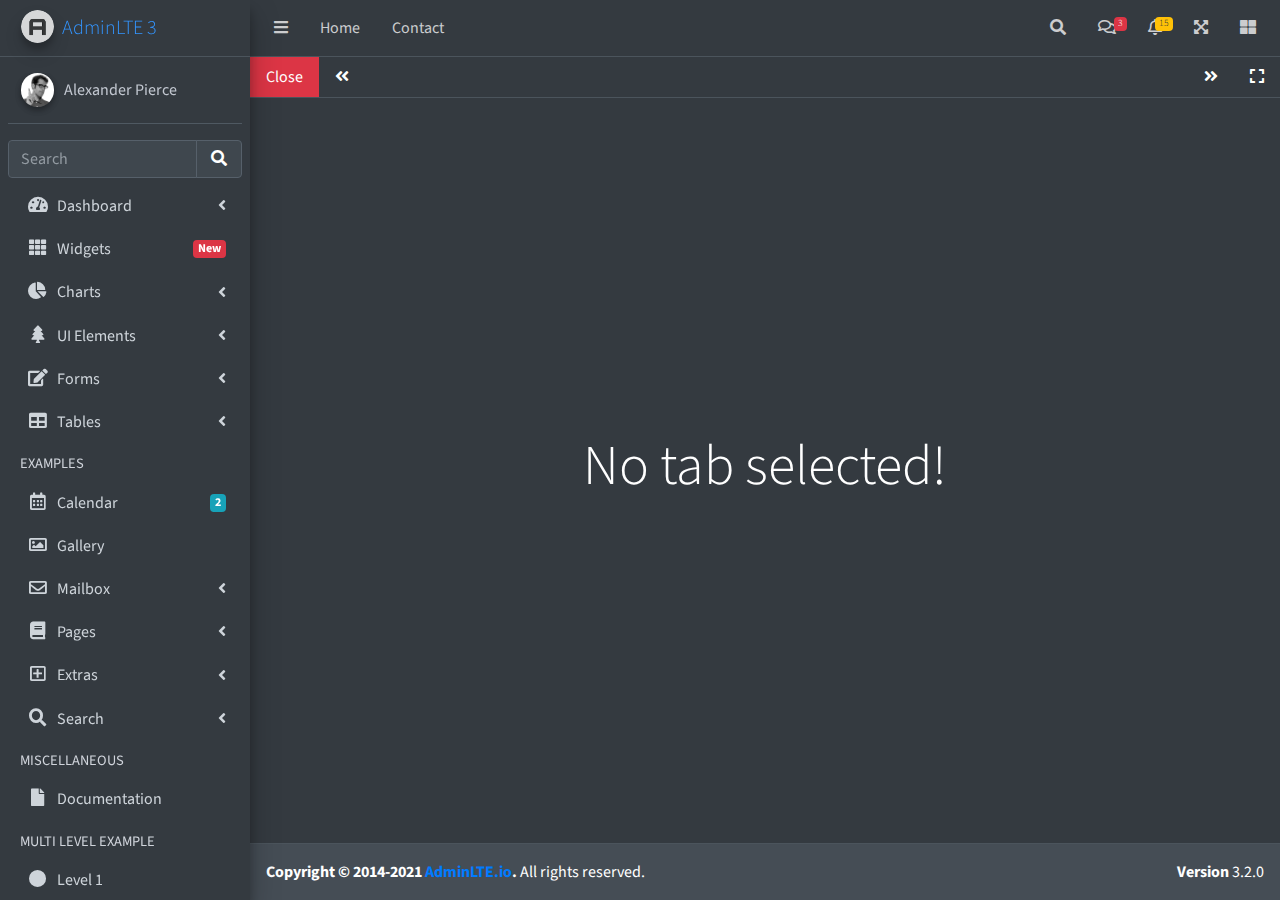
<file: asset/iframe-dark.html>
<!DOCTYPE html>
<html lang="en">
<head>
  <meta charset="utf-8">
  <meta name="viewport" content="width=device-width, initial-scale=1">
  <title>AdminLTE 3 | Tabbed IFrames</title>

  <!-- Google Font: Source Sans Pro -->
  <link rel="stylesheet" href="https://fonts.googleapis.com/css?family=Source+Sans+Pro:300,400,400i,700&display=fallback">
  <!-- Font Awesome -->
  <link rel="stylesheet" href="plugins/fontawesome-free/css/all.min.css">
  <!-- Theme style -->
  <link rel="stylesheet" href="dist/css/adminlte.min.css">
  <!-- overlayScrollbars -->
  <link rel="stylesheet" href="plugins/overlayScrollbars/css/OverlayScrollbars.min.css">
</head>
<body class="hold-transition sidebar-mini layout-fixed dark-mode" data-panel-auto-height-mode="height">
<div class="wrapper">

  <!-- Navbar -->
  <nav class="main-header navbar navbar-expand navbar-dark">
    <!-- Left navbar links -->
    <ul class="navbar-nav">
      <li class="nav-item">
        <a class="nav-link" data-widget="pushmenu" href="#" role="button"><i class="fas fa-bars"></i></a>
      </li>
      <li class="nav-item d-none d-sm-inline-block">
        <a href="index3.html" class="nav-link">Home</a>
      </li>
      <li class="nav-item d-none d-sm-inline-block">
        <a href="#" class="nav-link">Contact</a>
      </li>
    </ul>

    <!-- Right navbar links -->
    <ul class="navbar-nav ml-auto">
      <!-- Navbar Search -->
      <li class="nav-item">
        <a class="nav-link" data-widget="navbar-search" href="#" role="button">
          <i class="fas fa-search"></i>
        </a>
        <div class="navbar-search-block">
          <form class="form-inline">
            <div class="input-group input-group-sm">
              <input class="form-control form-control-navbar" type="search" placeholder="Search" aria-label="Search">
              <div class="input-group-append">
                <button class="btn btn-navbar" type="submit">
                  <i class="fas fa-search"></i>
                </button>
                <button class="btn btn-navbar" type="button" data-widget="navbar-search">
                  <i class="fas fa-times"></i>
                </button>
              </div>
            </div>
          </form>
        </div>
      </li>

      <!-- Messages Dropdown Menu -->
      <li class="nav-item dropdown">
        <a class="nav-link" data-toggle="dropdown" href="#">
          <i class="far fa-comments"></i>
          <span class="badge badge-danger navbar-badge">3</span>
        </a>
        <div class="dropdown-menu dropdown-menu-lg dropdown-menu-right">
          <a href="#" class="dropdown-item">
            <!-- Message Start -->
            <div class="media">
              <img src="dist/img/user1-128x128.jpg" alt="User Avatar" class="img-size-50 mr-3 img-circle">
              <div class="media-body">
                <h3 class="dropdown-item-title">
                  Brad Diesel
                  <span class="float-right text-sm text-danger"><i class="fas fa-star"></i></span>
                </h3>
                <p class="text-sm">Call me whenever you can...</p>
                <p class="text-sm text-muted"><i class="far fa-clock mr-1"></i> 4 Hours Ago</p>
              </div>
            </div>
            <!-- Message End -->
          </a>
          <div class="dropdown-divider"></div>
          <a href="#" class="dropdown-item">
            <!-- Message Start -->
            <div class="media">
              <img src="dist/img/user8-128x128.jpg" alt="User Avatar" class="img-size-50 img-circle mr-3">
              <div class="media-body">
                <h3 class="dropdown-item-title">
                  John Pierce
                  <span class="float-right text-sm text-muted"><i class="fas fa-star"></i></span>
                </h3>
                <p class="text-sm">I got your message bro</p>
                <p class="text-sm text-muted"><i class="far fa-clock mr-1"></i> 4 Hours Ago</p>
              </div>
            </div>
            <!-- Message End -->
          </a>
          <div class="dropdown-divider"></div>
          <a href="#" class="dropdown-item">
            <!-- Message Start -->
            <div class="media">
              <img src="dist/img/user3-128x128.jpg" alt="User Avatar" class="img-size-50 img-circle mr-3">
              <div class="media-body">
                <h3 class="dropdown-item-title">
                  Nora Silvester
                  <span class="float-right text-sm text-warning"><i class="fas fa-star"></i></span>
                </h3>
                <p class="text-sm">The subject goes here</p>
                <p class="text-sm text-muted"><i class="far fa-clock mr-1"></i> 4 Hours Ago</p>
              </div>
            </div>
            <!-- Message End -->
          </a>
          <div class="dropdown-divider"></div>
          <a href="#" class="dropdown-item dropdown-footer">See All Messages</a>
        </div>
      </li>
      <!-- Notifications Dropdown Menu -->
      <li class="nav-item dropdown">
        <a class="nav-link" data-toggle="dropdown" href="#">
          <i class="far fa-bell"></i>
          <span class="badge badge-warning navbar-badge">15</span>
        </a>
        <div class="dropdown-menu dropdown-menu-lg dropdown-menu-right">
          <span class="dropdown-item dropdown-header">15 Notifications</span>
          <div class="dropdown-divider"></div>
          <a href="#" class="dropdown-item">
            <i class="fas fa-envelope mr-2"></i> 4 new messages
            <span class="float-right text-muted text-sm">3 mins</span>
          </a>
          <div class="dropdown-divider"></div>
          <a href="#" class="dropdown-item">
            <i class="fas fa-users mr-2"></i> 8 friend requests
            <span class="float-right text-muted text-sm">12 hours</span>
          </a>
          <div class="dropdown-divider"></div>
          <a href="#" class="dropdown-item">
            <i class="fas fa-file mr-2"></i> 3 new reports
            <span class="float-right text-muted text-sm">2 days</span>
          </a>
          <div class="dropdown-divider"></div>
          <a href="#" class="dropdown-item dropdown-footer">See All Notifications</a>
        </div>
      </li>
      <li class="nav-item">
        <a class="nav-link" data-widget="fullscreen" href="#" role="button">
          <i class="fas fa-expand-arrows-alt"></i>
        </a>
      </li>
      <li class="nav-item">
        <a class="nav-link" data-widget="control-sidebar" data-slide="true" href="#" role="button">
          <i class="fas fa-th-large"></i>
        </a>
      </li>
    </ul>
  </nav>
  <!-- /.navbar -->

  <!-- Main Sidebar Container -->
  <aside class="main-sidebar sidebar-dark-primary elevation-4">
    <!-- Brand Logo -->
    <a href="index3.html" class="brand-link">
      <img src="dist/img/AdminLTELogo.png" alt="AdminLTE Logo" class="brand-image img-circle elevation-3" style="opacity: .8">
      <span class="brand-text font-weight-light">AdminLTE 3</span>
    </a>

    <!-- Sidebar -->
    <div class="sidebar">
      <!-- Sidebar user panel (optional) -->
      <div class="user-panel mt-3 pb-3 mb-3 d-flex">
        <div class="image">
          <img src="dist/img/user2-160x160.jpg" class="img-circle elevation-2" alt="User Image">
        </div>
        <div class="info">
          <a href="#" class="d-block">Alexander Pierce</a>
        </div>
      </div>

      <!-- SidebarSearch Form -->
      <div class="form-inline">
        <div class="input-group" data-widget="sidebar-search">
          <input class="form-control form-control-sidebar" type="search" placeholder="Search" aria-label="Search">
          <div class="input-group-append">
            <button class="btn btn-sidebar">
              <i class="fas fa-search fa-fw"></i>
            </button>
          </div>
        </div>
      </div>

      <!-- Sidebar Menu -->
      <nav class="mt-2">
        <ul class="nav nav-pills nav-sidebar flex-column" data-widget="treeview" role="menu" data-accordion="false">
          <!-- Add icons to the links using the .nav-icon class
               with font-awesome or any other icon font library -->
          <li class="nav-item">
            <a href="#" class="nav-link">
              <i class="nav-icon fas fa-tachometer-alt"></i>
              <p>
                Dashboard
                <i class="right fas fa-angle-left"></i>
              </p>
            </a>
            <ul class="nav nav-treeview">
              <li class="nav-item">
                <a href="./index.html" class="nav-link">
                  <i class="far fa-circle nav-icon"></i>
                  <p>Dashboard v1</p>
                </a>
              </li>
              <li class="nav-item">
                <a href="./index2.html" class="nav-link">
                  <i class="far fa-circle nav-icon"></i>
                  <p>Dashboard v2</p>
                </a>
              </li>
              <li class="nav-item">
                <a href="./index3.html" class="nav-link">
                  <i class="far fa-circle nav-icon"></i>
                  <p>Dashboard v3</p>
                </a>
              </li>
            </ul>
          </li>
          <li class="nav-item">
            <a href="pages/widgets.html" class="nav-link">
              <i class="nav-icon fas fa-th"></i>
              <p>
                Widgets
                <span class="right badge badge-danger">New</span>
              </p>
            </a>
          </li>
          <li class="nav-item">
            <a href="#" class="nav-link">
              <i class="nav-icon fas fa-chart-pie"></i>
              <p>
                Charts
                <i class="right fas fa-angle-left"></i>
              </p>
            </a>
            <ul class="nav nav-treeview">
              <li class="nav-item">
                <a href="pages/charts/chartjs.html" class="nav-link">
                  <i class="far fa-circle nav-icon"></i>
                  <p>ChartJS</p>
                </a>
              </li>
              <li class="nav-item">
                <a href="pages/charts/flot.html" class="nav-link">
                  <i class="far fa-circle nav-icon"></i>
                  <p>Flot</p>
                </a>
              </li>
              <li class="nav-item">
                <a href="pages/charts/inline.html" class="nav-link">
                  <i class="far fa-circle nav-icon"></i>
                  <p>Inline</p>
                </a>
              </li>
            </ul>
          </li>
          <li class="nav-item">
            <a href="#" class="nav-link">
              <i class="nav-icon fas fa-tree"></i>
              <p>
                UI Elements
                <i class="fas fa-angle-left right"></i>
              </p>
            </a>
            <ul class="nav nav-treeview">
              <li class="nav-item">
                <a href="pages/UI/general.html" class="nav-link">
                  <i class="far fa-circle nav-icon"></i>
                  <p>General</p>
                </a>
              </li>
              <li class="nav-item">
                <a href="pages/UI/icons.html" class="nav-link">
                  <i class="far fa-circle nav-icon"></i>
                  <p>Icons</p>
                </a>
              </li>
              <li class="nav-item">
                <a href="pages/UI/buttons.html" class="nav-link">
                  <i class="far fa-circle nav-icon"></i>
                  <p>Buttons</p>
                </a>
              </li>
              <li class="nav-item">
                <a href="pages/UI/sliders.html" class="nav-link">
                  <i class="far fa-circle nav-icon"></i>
                  <p>Sliders</p>
                </a>
              </li>
              <li class="nav-item">
                <a href="pages/UI/modals.html" class="nav-link">
                  <i class="far fa-circle nav-icon"></i>
                  <p>Modals & Alerts</p>
                </a>
              </li>
              <li class="nav-item">
                <a href="pages/UI/navbar.html" class="nav-link">
                  <i class="far fa-circle nav-icon"></i>
                  <p>Navbar & Tabs</p>
                </a>
              </li>
              <li class="nav-item">
                <a href="pages/UI/timeline.html" class="nav-link">
                  <i class="far fa-circle nav-icon"></i>
                  <p>Timeline</p>
                </a>
              </li>
              <li class="nav-item">
                <a href="pages/UI/ribbons.html" class="nav-link">
                  <i class="far fa-circle nav-icon"></i>
                  <p>Ribbons</p>
                </a>
              </li>
            </ul>
          </li>
          <li class="nav-item">
            <a href="#" class="nav-link">
              <i class="nav-icon fas fa-edit"></i>
              <p>
                Forms
                <i class="fas fa-angle-left right"></i>
              </p>
            </a>
            <ul class="nav nav-treeview">
              <li class="nav-item">
                <a href="pages/forms/general.html" class="nav-link">
                  <i class="far fa-circle nav-icon"></i>
                  <p>General Elements</p>
                </a>
              </li>
              <li class="nav-item">
                <a href="pages/forms/advanced.html" class="nav-link">
                  <i class="far fa-circle nav-icon"></i>
                  <p>Advanced Elements</p>
                </a>
              </li>
              <li class="nav-item">
                <a href="pages/forms/editors.html" class="nav-link">
                  <i class="far fa-circle nav-icon"></i>
                  <p>Editors</p>
                </a>
              </li>
              <li class="nav-item">
                <a href="pages/forms/validation.html" class="nav-link">
                  <i class="far fa-circle nav-icon"></i>
                  <p>Validation</p>
                </a>
              </li>
            </ul>
          </li>
          <li class="nav-item">
            <a href="#" class="nav-link">
              <i class="nav-icon fas fa-table"></i>
              <p>
                Tables
                <i class="fas fa-angle-left right"></i>
              </p>
            </a>
            <ul class="nav nav-treeview">
              <li class="nav-item">
                <a href="pages/tables/simple.html" class="nav-link">
                  <i class="far fa-circle nav-icon"></i>
                  <p>Simple Tables</p>
                </a>
              </li>
              <li class="nav-item">
                <a href="pages/tables/data.html" class="nav-link">
                  <i class="far fa-circle nav-icon"></i>
                  <p>DataTables</p>
                </a>
              </li>
              <li class="nav-item">
                <a href="pages/tables/jsgrid.html" class="nav-link">
                  <i class="far fa-circle nav-icon"></i>
                  <p>jsGrid</p>
                </a>
              </li>
            </ul>
          </li>
          <li class="nav-header">EXAMPLES</li>
          <li class="nav-item">
            <a href="pages/calendar.html" class="nav-link">
              <i class="nav-icon far fa-calendar-alt"></i>
              <p>
                Calendar
                <span class="badge badge-info right">2</span>
              </p>
            </a>
          </li>
          <li class="nav-item">
            <a href="pages/gallery.html" class="nav-link">
              <i class="nav-icon far fa-image"></i>
              <p>
                Gallery
              </p>
            </a>
          </li>
          <li class="nav-item">
            <a href="#" class="nav-link">
              <i class="nav-icon far fa-envelope"></i>
              <p>
                Mailbox
                <i class="fas fa-angle-left right"></i>
              </p>
            </a>
            <ul class="nav nav-treeview">
              <li class="nav-item">
                <a href="pages/mailbox/mailbox.html" class="nav-link">
                  <i class="far fa-circle nav-icon"></i>
                  <p>Inbox</p>
                </a>
              </li>
              <li class="nav-item">
                <a href="pages/mailbox/compose.html" class="nav-link">
                  <i class="far fa-circle nav-icon"></i>
                  <p>Compose</p>
                </a>
              </li>
              <li class="nav-item">
                <a href="pages/mailbox/read-mail.html" class="nav-link">
                  <i class="far fa-circle nav-icon"></i>
                  <p>Read</p>
                </a>
              </li>
            </ul>
          </li>
          <li class="nav-item">
            <a href="#" class="nav-link">
              <i class="nav-icon fas fa-book"></i>
              <p>
                Pages
                <i class="fas fa-angle-left right"></i>
              </p>
            </a>
            <ul class="nav nav-treeview">
              <li class="nav-item">
                <a href="pages/examples/invoice.html" class="nav-link">
                  <i class="far fa-circle nav-icon"></i>
                  <p>Invoice</p>
                </a>
              </li>
              <li class="nav-item">
                <a href="pages/examples/profile.html" class="nav-link">
                  <i class="far fa-circle nav-icon"></i>
                  <p>Profile</p>
                </a>
              </li>
              <li class="nav-item">
                <a href="pages/examples/e-commerce.html" class="nav-link">
                  <i class="far fa-circle nav-icon"></i>
                  <p>E-commerce</p>
                </a>
              </li>
              <li class="nav-item">
                <a href="pages/examples/projects.html" class="nav-link">
                  <i class="far fa-circle nav-icon"></i>
                  <p>Projects</p>
                </a>
              </li>
              <li class="nav-item">
                <a href="pages/examples/project-add.html" class="nav-link">
                  <i class="far fa-circle nav-icon"></i>
                  <p>Project Add</p>
                </a>
              </li>
              <li class="nav-item">
                <a href="pages/examples/project-edit.html" class="nav-link">
                  <i class="far fa-circle nav-icon"></i>
                  <p>Project Edit</p>
                </a>
              </li>
              <li class="nav-item">
                <a href="pages/examples/project-detail.html" class="nav-link">
                  <i class="far fa-circle nav-icon"></i>
                  <p>Project Detail</p>
                </a>
              </li>
              <li class="nav-item">
                <a href="pages/examples/contacts.html" class="nav-link">
                  <i class="far fa-circle nav-icon"></i>
                  <p>Contacts</p>
                </a>
              </li>
              <li class="nav-item">
                <a href="pages/examples/faq.html" class="nav-link">
                  <i class="far fa-circle nav-icon"></i>
                  <p>FAQ</p>
                </a>
              </li>
              <li class="nav-item">
                <a href="pages/examples/contact-us.html" class="nav-link">
                  <i class="far fa-circle nav-icon"></i>
                  <p>Contact us</p>
                </a>
              </li>
            </ul>
          </li>
          <li class="nav-item">
            <a href="#" class="nav-link">
              <i class="nav-icon far fa-plus-square"></i>
              <p>
                Extras
                <i class="fas fa-angle-left right"></i>
              </p>
            </a>
            <ul class="nav nav-treeview">
              <li class="nav-item">
                <a href="#" class="nav-link">
                  <i class="far fa-circle nav-icon"></i>
                  <p>
                    Login & Register v1
                    <i class="fas fa-angle-left right"></i>
                  </p>
                </a>
                <ul class="nav nav-treeview">
                  <li class="nav-item">
                    <a href="pages/examples/login.html" class="nav-link">
                      <i class="far fa-circle nav-icon"></i>
                      <p>Login v1</p>
                    </a>
                  </li>
                  <li class="nav-item">
                    <a href="pages/examples/register.html" class="nav-link">
                      <i class="far fa-circle nav-icon"></i>
                      <p>Register v1</p>
                    </a>
                  </li>
                  <li class="nav-item">
                    <a href="pages/examples/forgot-password.html" class="nav-link">
                      <i class="far fa-circle nav-icon"></i>
                      <p>Forgot Password v1</p>
                    </a>
                  </li>
                  <li class="nav-item">
                    <a href="pages/examples/recover-password.html" class="nav-link">
                      <i class="far fa-circle nav-icon"></i>
                      <p>Recover Password v1</p>
                    </a>
                  </li>
                </ul>
              </li>
              <li class="nav-item">
                <a href="#" class="nav-link">
                  <i class="far fa-circle nav-icon"></i>
                  <p>
                    Login & Register v2
                    <i class="fas fa-angle-left right"></i>
                  </p>
                </a>
                <ul class="nav nav-treeview">
                  <li class="nav-item">
                    <a href="pages/examples/login-v2.html" class="nav-link">
                      <i class="far fa-circle nav-icon"></i>
                      <p>Login v2</p>
                    </a>
                  </li>
                  <li class="nav-item">
                    <a href="pages/examples/register-v2.html" class="nav-link">
                      <i class="far fa-circle nav-icon"></i>
                      <p>Register v2</p>
                    </a>
                  </li>
                  <li class="nav-item">
                    <a href="pages/examples/forgot-password-v2.html" class="nav-link">
                      <i class="far fa-circle nav-icon"></i>
                      <p>Forgot Password v2</p>
                    </a>
                  </li>
                  <li class="nav-item">
                    <a href="pages/examples/recover-password-v2.html" class="nav-link">
                      <i class="far fa-circle nav-icon"></i>
                      <p>Recover Password v2</p>
                    </a>
                  </li>
                </ul>
              </li>
              <li class="nav-item">
                <a href="pages/examples/lockscreen.html" class="nav-link">
                  <i class="far fa-circle nav-icon"></i>
                  <p>Lockscreen</p>
                </a>
              </li>
              <li class="nav-item">
                <a href="pages/examples/legacy-user-menu.html" class="nav-link">
                  <i class="far fa-circle nav-icon"></i>
                  <p>Legacy User Menu</p>
                </a>
              </li>
              <li class="nav-item">
                <a href="pages/examples/language-menu.html" class="nav-link">
                  <i class="far fa-circle nav-icon"></i>
                  <p>Language Menu</p>
                </a>
              </li>
              <li class="nav-item">
                <a href="pages/examples/404.html" class="nav-link">
                  <i class="far fa-circle nav-icon"></i>
                  <p>Error 404</p>
                </a>
              </li>
              <li class="nav-item">
                <a href="pages/examples/500.html" class="nav-link">
                  <i class="far fa-circle nav-icon"></i>
                  <p>Error 500</p>
                </a>
              </li>
              <li class="nav-item">
                <a href="pages/examples/pace.html" class="nav-link">
                  <i class="far fa-circle nav-icon"></i>
                  <p>Pace</p>
                </a>
              </li>
              <li class="nav-item">
                <a href="pages/examples/blank.html" class="nav-link">
                  <i class="far fa-circle nav-icon"></i>
                  <p>Blank Page</p>
                </a>
              </li>
              <li class="nav-item">
                <a href="starter.html" class="nav-link">
                  <i class="far fa-circle nav-icon"></i>
                  <p>Starter Page</p>
                </a>
              </li>
            </ul>
          </li>
          <li class="nav-item">
            <a href="#" class="nav-link">
              <i class="nav-icon fas fa-search"></i>
              <p>
                Search
                <i class="fas fa-angle-left right"></i>
              </p>
            </a>
            <ul class="nav nav-treeview">
              <li class="nav-item">
                <a href="pages/search/simple.html" class="nav-link">
                  <i class="far fa-circle nav-icon"></i>
                  <p>Simple Search</p>
                </a>
              </li>
              <li class="nav-item">
                <a href="pages/search/enhanced.html" class="nav-link">
                  <i class="far fa-circle nav-icon"></i>
                  <p>Enhanced</p>
                </a>
              </li>
            </ul>
          </li>
          <li class="nav-header">MISCELLANEOUS</li>
          <li class="nav-item">
            <a href="https://adminlte.io/docs/3.1/" class="nav-link">
              <i class="nav-icon fas fa-file"></i>
              <p>Documentation</p>
            </a>
          </li>
          <li class="nav-header">MULTI LEVEL EXAMPLE</li>
          <li class="nav-item">
            <a href="#" class="nav-link">
              <i class="fas fa-circle nav-icon"></i>
              <p>Level 1</p>
            </a>
          </li>
          <li class="nav-item">
            <a href="#" class="nav-link">
              <i class="nav-icon fas fa-circle"></i>
              <p>
                Level 1
                <i class="right fas fa-angle-left"></i>
              </p>
            </a>
            <ul class="nav nav-treeview">
              <li class="nav-item">
                <a href="#" class="nav-link">
                  <i class="far fa-circle nav-icon"></i>
                  <p>Level 2</p>
                </a>
              </li>
              <li class="nav-item">
                <a href="#" class="nav-link">
                  <i class="far fa-circle nav-icon"></i>
                  <p>
                    Level 2
                    <i class="right fas fa-angle-left"></i>
                  </p>
                </a>
                <ul class="nav nav-treeview">
                  <li class="nav-item">
                    <a href="#" class="nav-link">
                      <i class="far fa-dot-circle nav-icon"></i>
                      <p>Level 3</p>
                    </a>
                  </li>
                  <li class="nav-item">
                    <a href="#" class="nav-link">
                      <i class="far fa-dot-circle nav-icon"></i>
                      <p>Level 3</p>
                    </a>
                  </li>
                  <li class="nav-item">
                    <a href="#" class="nav-link">
                      <i class="far fa-dot-circle nav-icon"></i>
                      <p>Level 3</p>
                    </a>
                  </li>
                </ul>
              </li>
              <li class="nav-item">
                <a href="#" class="nav-link">
                  <i class="far fa-circle nav-icon"></i>
                  <p>Level 2</p>
                </a>
              </li>
            </ul>
          </li>
          <li class="nav-item">
            <a href="#" class="nav-link">
              <i class="fas fa-circle nav-icon"></i>
              <p>Level 1</p>
            </a>
          </li>
          <li class="nav-header">LABELS</li>
          <li class="nav-item">
            <a href="#" class="nav-link">
              <i class="nav-icon far fa-circle text-danger"></i>
              <p class="text">Important</p>
            </a>
          </li>
          <li class="nav-item">
            <a href="#" class="nav-link">
              <i class="nav-icon far fa-circle text-warning"></i>
              <p>Warning</p>
            </a>
          </li>
          <li class="nav-item">
            <a href="#" class="nav-link">
              <i class="nav-icon far fa-circle text-info"></i>
              <p>Informational</p>
            </a>
          </li>
        </ul>
      </nav>
      <!-- /.sidebar-menu -->
    </div>
    <!-- /.sidebar -->
  </aside>

  <!-- Content Wrapper. Contains page content -->
  <div class="content-wrapper iframe-mode bg-dark" data-widget="iframe" data-auto-dark-mode="true" data-loading-screen="750">
    <div class="nav navbar navbar-expand-lg navbar-dark border-bottom border-dark p-0">
      <a class="nav-link bg-danger" href="#" data-widget="iframe-close">Close</a>
      <a class="nav-link bg-dark" href="#" data-widget="iframe-scrollleft"><i class="fas fa-angle-double-left"></i></a>
      <ul class="navbar-nav" role="tablist">
      </ul>
      <a class="nav-link bg-dark" href="#" data-widget="iframe-scrollright"><i class="fas fa-angle-double-right"></i></a>
      <a class="nav-link bg-dark" href="#" data-widget="iframe-fullscreen"><i class="fas fa-expand"></i></a>
    </div>
    <div class="tab-content">
      <div class="tab-empty">
        <h2 class="display-4">No tab selected!</h2>
      </div>
      <div class="tab-loading">
        <div>
          <h2 class="display-4">Tab is loading <i class="fa fa-sync fa-spin"></i></h2>
        </div>
      </div>
    </div>
  </div>
    <!-- /.content-wrapper -->
  <footer class="main-footer dark-mode">
    <strong>Copyright &copy; 2014-2021 <a href="https://adminlte.io">AdminLTE.io</a>.</strong>
    All rights reserved.
    <div class="float-right d-none d-sm-inline-block">
      <b>Version</b> 3.2.0
    </div>
  </footer>

  <!-- Control Sidebar -->
  <aside class="control-sidebar control-sidebar-dark">
    <!-- Control sidebar content goes here -->
  </aside>
  <!-- /.control-sidebar -->
</div>
<!-- ./wrapper -->

<!-- jQuery -->
<script src="plugins/jquery/jquery.min.js"></script>
<!-- jQuery UI 1.11.4 -->
<script src="plugins/jquery-ui/jquery-ui.min.js"></script>
<!-- Resolve conflict in jQuery UI tooltip with Bootstrap tooltip -->
<script>
  $.widget.bridge('uibutton', $.ui.button)
</script>
<!-- Bootstrap 4 -->
<script src="plugins/bootstrap/js/bootstrap.bundle.min.js"></script>
<!-- overlayScrollbars -->
<script src="plugins/overlayScrollbars/js/jquery.overlayScrollbars.min.js"></script>
<!-- AdminLTE App -->
<script src="dist/js/adminlte.js"></script>
<!-- AdminLTE for demo purposes -->
<script src="dist/js/demo.js"></script>
</body>
</html>
</file>
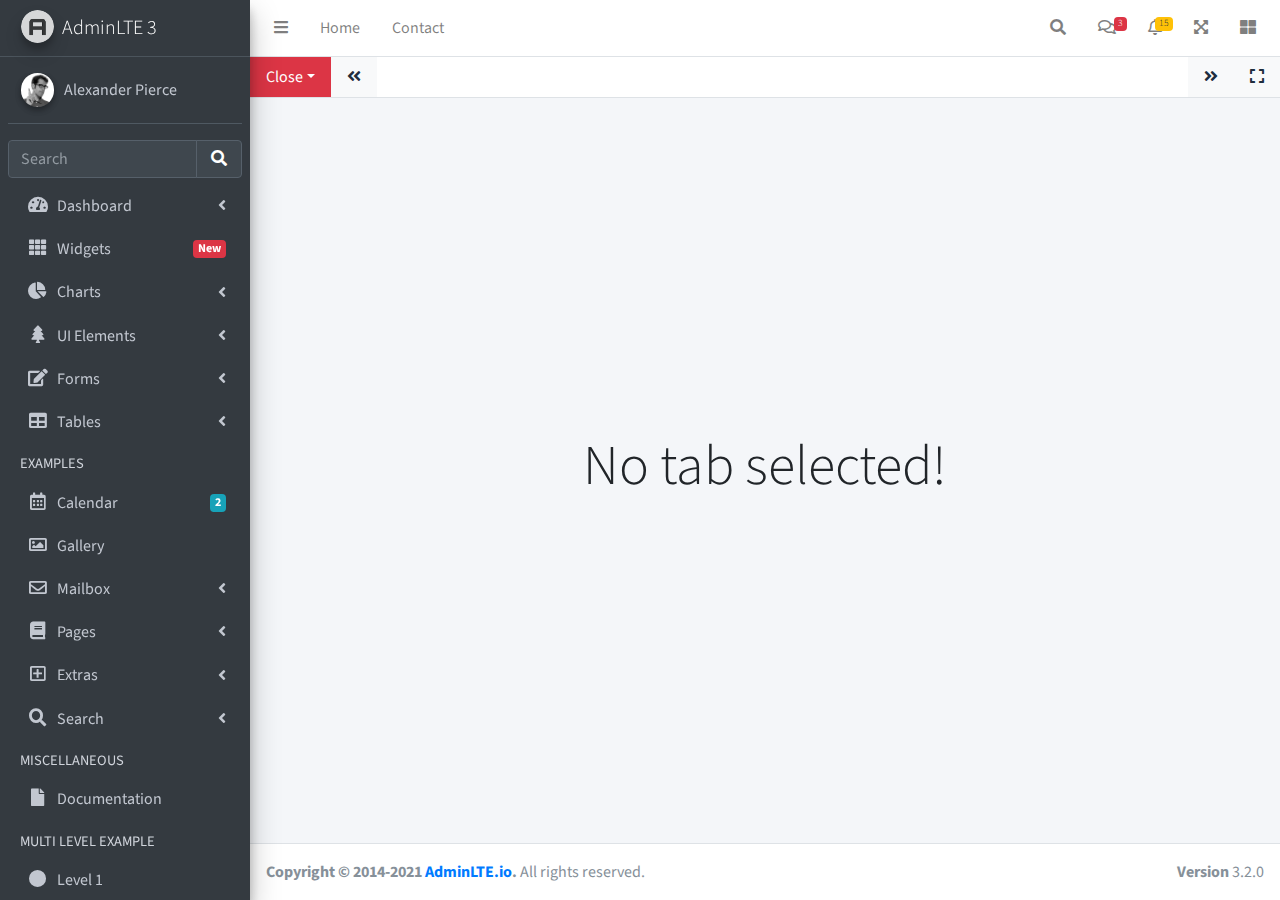
<file: asset/iframe.html>
<!DOCTYPE html>
<html lang="en">
<head>
  <meta charset="utf-8">
  <meta name="viewport" content="width=device-width, initial-scale=1">
  <title>AdminLTE 3 | Tabbed IFrames</title>

  <!-- Google Font: Source Sans Pro -->
  <link rel="stylesheet" href="https://fonts.googleapis.com/css?family=Source+Sans+Pro:300,400,400i,700&display=fallback">
  <!-- Font Awesome -->
  <link rel="stylesheet" href="plugins/fontawesome-free/css/all.min.css">
  <!-- Theme style -->
  <link rel="stylesheet" href="dist/css/adminlte.min.css">
  <!-- overlayScrollbars -->
  <link rel="stylesheet" href="plugins/overlayScrollbars/css/OverlayScrollbars.min.css">
</head>
<body class="hold-transition sidebar-mini layout-fixed" data-panel-auto-height-mode="height">
<div class="wrapper">

  <!-- Navbar -->
  <nav class="main-header navbar navbar-expand navbar-white navbar-light">
    <!-- Left navbar links -->
    <ul class="navbar-nav">
      <li class="nav-item">
        <a class="nav-link" data-widget="pushmenu" href="#" role="button"><i class="fas fa-bars"></i></a>
      </li>
      <li class="nav-item d-none d-sm-inline-block">
        <a href="index3.html" class="nav-link">Home</a>
      </li>
      <li class="nav-item d-none d-sm-inline-block">
        <a href="#" class="nav-link">Contact</a>
      </li>
    </ul>

    <!-- Right navbar links -->
    <ul class="navbar-nav ml-auto">
      <!-- Navbar Search -->
      <li class="nav-item">
        <a class="nav-link" data-widget="navbar-search" href="#" role="button">
          <i class="fas fa-search"></i>
        </a>
        <div class="navbar-search-block">
          <form class="form-inline">
            <div class="input-group input-group-sm">
              <input class="form-control form-control-navbar" type="search" placeholder="Search" aria-label="Search">
              <div class="input-group-append">
                <button class="btn btn-navbar" type="submit">
                  <i class="fas fa-search"></i>
                </button>
                <button class="btn btn-navbar" type="button" data-widget="navbar-search">
                  <i class="fas fa-times"></i>
                </button>
              </div>
            </div>
          </form>
        </div>
      </li>

      <!-- Messages Dropdown Menu -->
      <li class="nav-item dropdown">
        <a class="nav-link" data-toggle="dropdown" href="#">
          <i class="far fa-comments"></i>
          <span class="badge badge-danger navbar-badge">3</span>
        </a>
        <div class="dropdown-menu dropdown-menu-lg dropdown-menu-right">
          <a href="#" class="dropdown-item">
            <!-- Message Start -->
            <div class="media">
              <img src="dist/img/user1-128x128.jpg" alt="User Avatar" class="img-size-50 mr-3 img-circle">
              <div class="media-body">
                <h3 class="dropdown-item-title">
                  Brad Diesel
                  <span class="float-right text-sm text-danger"><i class="fas fa-star"></i></span>
                </h3>
                <p class="text-sm">Call me whenever you can...</p>
                <p class="text-sm text-muted"><i class="far fa-clock mr-1"></i> 4 Hours Ago</p>
              </div>
            </div>
            <!-- Message End -->
          </a>
          <div class="dropdown-divider"></div>
          <a href="#" class="dropdown-item">
            <!-- Message Start -->
            <div class="media">
              <img src="dist/img/user8-128x128.jpg" alt="User Avatar" class="img-size-50 img-circle mr-3">
              <div class="media-body">
                <h3 class="dropdown-item-title">
                  John Pierce
                  <span class="float-right text-sm text-muted"><i class="fas fa-star"></i></span>
                </h3>
                <p class="text-sm">I got your message bro</p>
                <p class="text-sm text-muted"><i class="far fa-clock mr-1"></i> 4 Hours Ago</p>
              </div>
            </div>
            <!-- Message End -->
          </a>
          <div class="dropdown-divider"></div>
          <a href="#" class="dropdown-item">
            <!-- Message Start -->
            <div class="media">
              <img src="dist/img/user3-128x128.jpg" alt="User Avatar" class="img-size-50 img-circle mr-3">
              <div class="media-body">
                <h3 class="dropdown-item-title">
                  Nora Silvester
                  <span class="float-right text-sm text-warning"><i class="fas fa-star"></i></span>
                </h3>
                <p class="text-sm">The subject goes here</p>
                <p class="text-sm text-muted"><i class="far fa-clock mr-1"></i> 4 Hours Ago</p>
              </div>
            </div>
            <!-- Message End -->
          </a>
          <div class="dropdown-divider"></div>
          <a href="#" class="dropdown-item dropdown-footer">See All Messages</a>
        </div>
      </li>
      <!-- Notifications Dropdown Menu -->
      <li class="nav-item dropdown">
        <a class="nav-link" data-toggle="dropdown" href="#">
          <i class="far fa-bell"></i>
          <span class="badge badge-warning navbar-badge">15</span>
        </a>
        <div class="dropdown-menu dropdown-menu-lg dropdown-menu-right">
          <span class="dropdown-item dropdown-header">15 Notifications</span>
          <div class="dropdown-divider"></div>
          <a href="#" class="dropdown-item">
            <i class="fas fa-envelope mr-2"></i> 4 new messages
            <span class="float-right text-muted text-sm">3 mins</span>
          </a>
          <div class="dropdown-divider"></div>
          <a href="#" class="dropdown-item">
            <i class="fas fa-users mr-2"></i> 8 friend requests
            <span class="float-right text-muted text-sm">12 hours</span>
          </a>
          <div class="dropdown-divider"></div>
          <a href="#" class="dropdown-item">
            <i class="fas fa-file mr-2"></i> 3 new reports
            <span class="float-right text-muted text-sm">2 days</span>
          </a>
          <div class="dropdown-divider"></div>
          <a href="#" class="dropdown-item dropdown-footer">See All Notifications</a>
        </div>
      </li>
      <li class="nav-item">
        <a class="nav-link" data-widget="fullscreen" href="#" role="button">
          <i class="fas fa-expand-arrows-alt"></i>
        </a>
      </li>
      <li class="nav-item">
        <a class="nav-link" data-widget="control-sidebar" data-slide="true" href="#" role="button">
          <i class="fas fa-th-large"></i>
        </a>
      </li>
    </ul>
  </nav>
  <!-- /.navbar -->

  <!-- Main Sidebar Container -->
  <aside class="main-sidebar sidebar-dark-primary elevation-4">
    <!-- Brand Logo -->
    <a href="index3.html" class="brand-link">
      <img src="dist/img/AdminLTELogo.png" alt="AdminLTE Logo" class="brand-image img-circle elevation-3" style="opacity: .8">
      <span class="brand-text font-weight-light">AdminLTE 3</span>
    </a>

    <!-- Sidebar -->
    <div class="sidebar">
      <!-- Sidebar user panel (optional) -->
      <div class="user-panel mt-3 pb-3 mb-3 d-flex">
        <div class="image">
          <img src="dist/img/user2-160x160.jpg" class="img-circle elevation-2" alt="User Image">
        </div>
        <div class="info">
          <a href="#" class="d-block">Alexander Pierce</a>
        </div>
      </div>

      <!-- SidebarSearch Form -->
      <div class="form-inline">
        <div class="input-group" data-widget="sidebar-search">
          <input class="form-control form-control-sidebar" type="search" placeholder="Search" aria-label="Search">
          <div class="input-group-append">
            <button class="btn btn-sidebar">
              <i class="fas fa-search fa-fw"></i>
            </button>
          </div>
        </div>
      </div>

      <!-- Sidebar Menu -->
      <nav class="mt-2">
        <ul class="nav nav-pills nav-sidebar flex-column" data-widget="treeview" role="menu" data-accordion="false">
          <!-- Add icons to the links using the .nav-icon class
               with font-awesome or any other icon font library -->
          <li class="nav-item">
            <a href="#" class="nav-link">
              <i class="nav-icon fas fa-tachometer-alt"></i>
              <p>
                Dashboard
                <i class="right fas fa-angle-left"></i>
              </p>
            </a>
            <ul class="nav nav-treeview">
              <li class="nav-item">
                <a href="./index.html" class="nav-link">
                  <i class="far fa-circle nav-icon"></i>
                  <p>Dashboard v1</p>
                </a>
              </li>
              <li class="nav-item">
                <a href="./index2.html" class="nav-link">
                  <i class="far fa-circle nav-icon"></i>
                  <p>Dashboard v2</p>
                </a>
              </li>
              <li class="nav-item">
                <a href="./index3.html" class="nav-link">
                  <i class="far fa-circle nav-icon"></i>
                  <p>Dashboard v3</p>
                </a>
              </li>
            </ul>
          </li>
          <li class="nav-item">
            <a href="pages/widgets.html" class="nav-link">
              <i class="nav-icon fas fa-th"></i>
              <p>
                Widgets
                <span class="right badge badge-danger">New</span>
              </p>
            </a>
          </li>
          <li class="nav-item">
            <a href="#" class="nav-link">
              <i class="nav-icon fas fa-chart-pie"></i>
              <p>
                Charts
                <i class="right fas fa-angle-left"></i>
              </p>
            </a>
            <ul class="nav nav-treeview">
              <li class="nav-item">
                <a href="pages/charts/chartjs.html" class="nav-link">
                  <i class="far fa-circle nav-icon"></i>
                  <p>ChartJS</p>
                </a>
              </li>
              <li class="nav-item">
                <a href="pages/charts/flot.html" class="nav-link">
                  <i class="far fa-circle nav-icon"></i>
                  <p>Flot</p>
                </a>
              </li>
              <li class="nav-item">
                <a href="pages/charts/inline.html" class="nav-link">
                  <i class="far fa-circle nav-icon"></i>
                  <p>Inline</p>
                </a>
              </li>
            </ul>
          </li>
          <li class="nav-item">
            <a href="#" class="nav-link">
              <i class="nav-icon fas fa-tree"></i>
              <p>
                UI Elements
                <i class="fas fa-angle-left right"></i>
              </p>
            </a>
            <ul class="nav nav-treeview">
              <li class="nav-item">
                <a href="pages/UI/general.html" class="nav-link">
                  <i class="far fa-circle nav-icon"></i>
                  <p>General</p>
                </a>
              </li>
              <li class="nav-item">
                <a href="pages/UI/icons.html" class="nav-link">
                  <i class="far fa-circle nav-icon"></i>
                  <p>Icons</p>
                </a>
              </li>
              <li class="nav-item">
                <a href="pages/UI/buttons.html" class="nav-link">
                  <i class="far fa-circle nav-icon"></i>
                  <p>Buttons</p>
                </a>
              </li>
              <li class="nav-item">
                <a href="pages/UI/sliders.html" class="nav-link">
                  <i class="far fa-circle nav-icon"></i>
                  <p>Sliders</p>
                </a>
              </li>
              <li class="nav-item">
                <a href="pages/UI/modals.html" class="nav-link">
                  <i class="far fa-circle nav-icon"></i>
                  <p>Modals & Alerts</p>
                </a>
              </li>
              <li class="nav-item">
                <a href="pages/UI/navbar.html" class="nav-link">
                  <i class="far fa-circle nav-icon"></i>
                  <p>Navbar & Tabs</p>
                </a>
              </li>
              <li class="nav-item">
                <a href="pages/UI/timeline.html" class="nav-link">
                  <i class="far fa-circle nav-icon"></i>
                  <p>Timeline</p>
                </a>
              </li>
              <li class="nav-item">
                <a href="pages/UI/ribbons.html" class="nav-link">
                  <i class="far fa-circle nav-icon"></i>
                  <p>Ribbons</p>
                </a>
              </li>
            </ul>
          </li>
          <li class="nav-item">
            <a href="#" class="nav-link">
              <i class="nav-icon fas fa-edit"></i>
              <p>
                Forms
                <i class="fas fa-angle-left right"></i>
              </p>
            </a>
            <ul class="nav nav-treeview">
              <li class="nav-item">
                <a href="pages/forms/general.html" class="nav-link">
                  <i class="far fa-circle nav-icon"></i>
                  <p>General Elements</p>
                </a>
              </li>
              <li class="nav-item">
                <a href="pages/forms/advanced.html" class="nav-link">
                  <i class="far fa-circle nav-icon"></i>
                  <p>Advanced Elements</p>
                </a>
              </li>
              <li class="nav-item">
                <a href="pages/forms/editors.html" class="nav-link">
                  <i class="far fa-circle nav-icon"></i>
                  <p>Editors</p>
                </a>
              </li>
              <li class="nav-item">
                <a href="pages/forms/validation.html" class="nav-link">
                  <i class="far fa-circle nav-icon"></i>
                  <p>Validation</p>
                </a>
              </li>
            </ul>
          </li>
          <li class="nav-item">
            <a href="#" class="nav-link">
              <i class="nav-icon fas fa-table"></i>
              <p>
                Tables
                <i class="fas fa-angle-left right"></i>
              </p>
            </a>
            <ul class="nav nav-treeview">
              <li class="nav-item">
                <a href="pages/tables/simple.html" class="nav-link">
                  <i class="far fa-circle nav-icon"></i>
                  <p>Simple Tables</p>
                </a>
              </li>
              <li class="nav-item">
                <a href="pages/tables/data.html" class="nav-link">
                  <i class="far fa-circle nav-icon"></i>
                  <p>DataTables</p>
                </a>
              </li>
              <li class="nav-item">
                <a href="pages/tables/jsgrid.html" class="nav-link">
                  <i class="far fa-circle nav-icon"></i>
                  <p>jsGrid</p>
                </a>
              </li>
            </ul>
          </li>
          <li class="nav-header">EXAMPLES</li>
          <li class="nav-item">
            <a href="pages/calendar.html" class="nav-link">
              <i class="nav-icon far fa-calendar-alt"></i>
              <p>
                Calendar
                <span class="badge badge-info right">2</span>
              </p>
            </a>
          </li>
          <li class="nav-item">
            <a href="pages/gallery.html" class="nav-link">
              <i class="nav-icon far fa-image"></i>
              <p>
                Gallery
              </p>
            </a>
          </li>
          <li class="nav-item">
            <a href="#" class="nav-link">
              <i class="nav-icon far fa-envelope"></i>
              <p>
                Mailbox
                <i class="fas fa-angle-left right"></i>
              </p>
            </a>
            <ul class="nav nav-treeview">
              <li class="nav-item">
                <a href="pages/mailbox/mailbox.html" class="nav-link">
                  <i class="far fa-circle nav-icon"></i>
                  <p>Inbox</p>
                </a>
              </li>
              <li class="nav-item">
                <a href="pages/mailbox/compose.html" class="nav-link">
                  <i class="far fa-circle nav-icon"></i>
                  <p>Compose</p>
                </a>
              </li>
              <li class="nav-item">
                <a href="pages/mailbox/read-mail.html" class="nav-link">
                  <i class="far fa-circle nav-icon"></i>
                  <p>Read</p>
                </a>
              </li>
            </ul>
          </li>
          <li class="nav-item">
            <a href="#" class="nav-link">
              <i class="nav-icon fas fa-book"></i>
              <p>
                Pages
                <i class="fas fa-angle-left right"></i>
              </p>
            </a>
            <ul class="nav nav-treeview">
              <li class="nav-item">
                <a href="pages/examples/invoice.html" class="nav-link">
                  <i class="far fa-circle nav-icon"></i>
                  <p>Invoice</p>
                </a>
              </li>
              <li class="nav-item">
                <a href="pages/examples/profile.html" class="nav-link">
                  <i class="far fa-circle nav-icon"></i>
                  <p>Profile</p>
                </a>
              </li>
              <li class="nav-item">
                <a href="pages/examples/e-commerce.html" class="nav-link">
                  <i class="far fa-circle nav-icon"></i>
                  <p>E-commerce</p>
                </a>
              </li>
              <li class="nav-item">
                <a href="pages/examples/projects.html" class="nav-link">
                  <i class="far fa-circle nav-icon"></i>
                  <p>Projects</p>
                </a>
              </li>
              <li class="nav-item">
                <a href="pages/examples/project-add.html" class="nav-link">
                  <i class="far fa-circle nav-icon"></i>
                  <p>Project Add</p>
                </a>
              </li>
              <li class="nav-item">
                <a href="pages/examples/project-edit.html" class="nav-link">
                  <i class="far fa-circle nav-icon"></i>
                  <p>Project Edit</p>
                </a>
              </li>
              <li class="nav-item">
                <a href="pages/examples/project-detail.html" class="nav-link">
                  <i class="far fa-circle nav-icon"></i>
                  <p>Project Detail</p>
                </a>
              </li>
              <li class="nav-item">
                <a href="pages/examples/contacts.html" class="nav-link">
                  <i class="far fa-circle nav-icon"></i>
                  <p>Contacts</p>
                </a>
              </li>
              <li class="nav-item">
                <a href="pages/examples/faq.html" class="nav-link">
                  <i class="far fa-circle nav-icon"></i>
                  <p>FAQ</p>
                </a>
              </li>
              <li class="nav-item">
                <a href="pages/examples/contact-us.html" class="nav-link">
                  <i class="far fa-circle nav-icon"></i>
                  <p>Contact us</p>
                </a>
              </li>
            </ul>
          </li>
          <li class="nav-item">
            <a href="#" class="nav-link">
              <i class="nav-icon far fa-plus-square"></i>
              <p>
                Extras
                <i class="fas fa-angle-left right"></i>
              </p>
            </a>
            <ul class="nav nav-treeview">
              <li class="nav-item">
                <a href="#" class="nav-link">
                  <i class="far fa-circle nav-icon"></i>
                  <p>
                    Login & Register v1
                    <i class="fas fa-angle-left right"></i>
                  </p>
                </a>
                <ul class="nav nav-treeview">
                  <li class="nav-item">
                    <a href="pages/examples/login.html" class="nav-link">
                      <i class="far fa-circle nav-icon"></i>
                      <p>Login v1</p>
                    </a>
                  </li>
                  <li class="nav-item">
                    <a href="pages/examples/register.html" class="nav-link">
                      <i class="far fa-circle nav-icon"></i>
                      <p>Register v1</p>
                    </a>
                  </li>
                  <li class="nav-item">
                    <a href="pages/examples/forgot-password.html" class="nav-link">
                      <i class="far fa-circle nav-icon"></i>
                      <p>Forgot Password v1</p>
                    </a>
                  </li>
                  <li class="nav-item">
                    <a href="pages/examples/recover-password.html" class="nav-link">
                      <i class="far fa-circle nav-icon"></i>
                      <p>Recover Password v1</p>
                    </a>
                  </li>
                </ul>
              </li>
              <li class="nav-item">
                <a href="#" class="nav-link">
                  <i class="far fa-circle nav-icon"></i>
                  <p>
                    Login & Register v2
                    <i class="fas fa-angle-left right"></i>
                  </p>
                </a>
                <ul class="nav nav-treeview">
                  <li class="nav-item">
                    <a href="pages/examples/login-v2.html" class="nav-link">
                      <i class="far fa-circle nav-icon"></i>
                      <p>Login v2</p>
                    </a>
                  </li>
                  <li class="nav-item">
                    <a href="pages/examples/register-v2.html" class="nav-link">
                      <i class="far fa-circle nav-icon"></i>
                      <p>Register v2</p>
                    </a>
                  </li>
                  <li class="nav-item">
                    <a href="pages/examples/forgot-password-v2.html" class="nav-link">
                      <i class="far fa-circle nav-icon"></i>
                      <p>Forgot Password v2</p>
                    </a>
                  </li>
                  <li class="nav-item">
                    <a href="pages/examples/recover-password-v2.html" class="nav-link">
                      <i class="far fa-circle nav-icon"></i>
                      <p>Recover Password v2</p>
                    </a>
                  </li>
                </ul>
              </li>
              <li class="nav-item">
                <a href="pages/examples/lockscreen.html" class="nav-link">
                  <i class="far fa-circle nav-icon"></i>
                  <p>Lockscreen</p>
                </a>
              </li>
              <li class="nav-item">
                <a href="pages/examples/legacy-user-menu.html" class="nav-link">
                  <i class="far fa-circle nav-icon"></i>
                  <p>Legacy User Menu</p>
                </a>
              </li>
              <li class="nav-item">
                <a href="pages/examples/language-menu.html" class="nav-link">
                  <i class="far fa-circle nav-icon"></i>
                  <p>Language Menu</p>
                </a>
              </li>
              <li class="nav-item">
                <a href="pages/examples/404.html" class="nav-link">
                  <i class="far fa-circle nav-icon"></i>
                  <p>Error 404</p>
                </a>
              </li>
              <li class="nav-item">
                <a href="pages/examples/500.html" class="nav-link">
                  <i class="far fa-circle nav-icon"></i>
                  <p>Error 500</p>
                </a>
              </li>
              <li class="nav-item">
                <a href="pages/examples/pace.html" class="nav-link">
                  <i class="far fa-circle nav-icon"></i>
                  <p>Pace</p>
                </a>
              </li>
              <li class="nav-item">
                <a href="pages/examples/blank.html" class="nav-link">
                  <i class="far fa-circle nav-icon"></i>
                  <p>Blank Page</p>
                </a>
              </li>
              <li class="nav-item">
                <a href="starter.html" class="nav-link">
                  <i class="far fa-circle nav-icon"></i>
                  <p>Starter Page</p>
                </a>
              </li>
            </ul>
          </li>
          <li class="nav-item">
            <a href="#" class="nav-link">
              <i class="nav-icon fas fa-search"></i>
              <p>
                Search
                <i class="fas fa-angle-left right"></i>
              </p>
            </a>
            <ul class="nav nav-treeview">
              <li class="nav-item">
                <a href="pages/search/simple.html" class="nav-link">
                  <i class="far fa-circle nav-icon"></i>
                  <p>Simple Search</p>
                </a>
              </li>
              <li class="nav-item">
                <a href="pages/search/enhanced.html" class="nav-link">
                  <i class="far fa-circle nav-icon"></i>
                  <p>Enhanced</p>
                </a>
              </li>
            </ul>
          </li>
          <li class="nav-header">MISCELLANEOUS</li>
          <li class="nav-item">
            <a href="https://adminlte.io/docs/3.1/" class="nav-link">
              <i class="nav-icon fas fa-file"></i>
              <p>Documentation</p>
            </a>
          </li>
          <li class="nav-header">MULTI LEVEL EXAMPLE</li>
          <li class="nav-item">
            <a href="#" class="nav-link">
              <i class="fas fa-circle nav-icon"></i>
              <p>Level 1</p>
            </a>
          </li>
          <li class="nav-item">
            <a href="#" class="nav-link">
              <i class="nav-icon fas fa-circle"></i>
              <p>
                Level 1
                <i class="right fas fa-angle-left"></i>
              </p>
            </a>
            <ul class="nav nav-treeview">
              <li class="nav-item">
                <a href="#" class="nav-link">
                  <i class="far fa-circle nav-icon"></i>
                  <p>Level 2</p>
                </a>
              </li>
              <li class="nav-item">
                <a href="#" class="nav-link">
                  <i class="far fa-circle nav-icon"></i>
                  <p>
                    Level 2
                    <i class="right fas fa-angle-left"></i>
                  </p>
                </a>
                <ul class="nav nav-treeview">
                  <li class="nav-item">
                    <a href="#" class="nav-link">
                      <i class="far fa-dot-circle nav-icon"></i>
                      <p>Level 3</p>
                    </a>
                  </li>
                  <li class="nav-item">
                    <a href="#" class="nav-link">
                      <i class="far fa-dot-circle nav-icon"></i>
                      <p>Level 3</p>
                    </a>
                  </li>
                  <li class="nav-item">
                    <a href="#" class="nav-link">
                      <i class="far fa-dot-circle nav-icon"></i>
                      <p>Level 3</p>
                    </a>
                  </li>
                </ul>
              </li>
              <li class="nav-item">
                <a href="#" class="nav-link">
                  <i class="far fa-circle nav-icon"></i>
                  <p>Level 2</p>
                </a>
              </li>
            </ul>
          </li>
          <li class="nav-item">
            <a href="#" class="nav-link">
              <i class="fas fa-circle nav-icon"></i>
              <p>Level 1</p>
            </a>
          </li>
          <li class="nav-header">LABELS</li>
          <li class="nav-item">
            <a href="#" class="nav-link">
              <i class="nav-icon far fa-circle text-danger"></i>
              <p class="text">Important</p>
            </a>
          </li>
          <li class="nav-item">
            <a href="#" class="nav-link">
              <i class="nav-icon far fa-circle text-warning"></i>
              <p>Warning</p>
            </a>
          </li>
          <li class="nav-item">
            <a href="#" class="nav-link">
              <i class="nav-icon far fa-circle text-info"></i>
              <p>Informational</p>
            </a>
          </li>
        </ul>
      </nav>
      <!-- /.sidebar-menu -->
    </div>
    <!-- /.sidebar -->
  </aside>

  <!-- Content Wrapper. Contains page content -->
  <div class="content-wrapper iframe-mode" data-widget="iframe" data-loading-screen="750">
    <div class="nav navbar navbar-expand navbar-white navbar-light border-bottom p-0">
      <div class="nav-item dropdown">
        <a class="nav-link bg-danger dropdown-toggle" data-toggle="dropdown" href="#" role="button" aria-haspopup="true" aria-expanded="false">Close</a>
        <div class="dropdown-menu mt-0">
          <a class="dropdown-item" href="#" data-widget="iframe-close" data-type="all">Close All</a>
          <a class="dropdown-item" href="#" data-widget="iframe-close" data-type="all-other">Close All Other</a>
        </div>
      </div>
      <a class="nav-link bg-light" href="#" data-widget="iframe-scrollleft"><i class="fas fa-angle-double-left"></i></a>
      <ul class="navbar-nav overflow-hidden" role="tablist"></ul>
      <a class="nav-link bg-light" href="#" data-widget="iframe-scrollright"><i class="fas fa-angle-double-right"></i></a>
      <a class="nav-link bg-light" href="#" data-widget="iframe-fullscreen"><i class="fas fa-expand"></i></a>
    </div>
    <div class="tab-content">
      <div class="tab-empty">
        <h2 class="display-4">No tab selected!</h2>
      </div>
      <div class="tab-loading">
        <div>
          <h2 class="display-4">Tab is loading <i class="fa fa-sync fa-spin"></i></h2>
        </div>
      </div>
    </div>
  </div>
  <!-- /.content-wrapper -->
  <footer class="main-footer">
    <strong>Copyright &copy; 2014-2021 <a href="https://adminlte.io">AdminLTE.io</a>.</strong>
    All rights reserved.
    <div class="float-right d-none d-sm-inline-block">
      <b>Version</b> 3.2.0
    </div>
  </footer>

  <!-- Control Sidebar -->
  <aside class="control-sidebar control-sidebar-dark">
    <!-- Control sidebar content goes here -->
  </aside>
  <!-- /.control-sidebar -->
</div>
<!-- ./wrapper -->

<!-- jQuery -->
<script src="plugins/jquery/jquery.min.js"></script>
<!-- jQuery UI 1.11.4 -->
<script src="plugins/jquery-ui/jquery-ui.min.js"></script>
<!-- Resolve conflict in jQuery UI tooltip with Bootstrap tooltip -->
<script>
  $.widget.bridge('uibutton', $.ui.button)
</script>
<!-- Bootstrap 4 -->
<script src="plugins/bootstrap/js/bootstrap.bundle.min.js"></script>
<!-- overlayScrollbars -->
<script src="plugins/overlayScrollbars/js/jquery.overlayScrollbars.min.js"></script>
<!-- AdminLTE App -->
<script src="dist/js/adminlte.js"></script>
<!-- AdminLTE for demo purposes -->
<script src="dist/js/demo.js"></script>
</body>
</html>
</file>
<file: asset/plugins/daterangepicker/daterangepicker.css>
.daterangepicker {
  position: absolute;
  color: inherit;
  background-color: #fff;
  border-radius: 4px;
  border: 1px solid #ddd;
  width: 278px;
  max-width: none;
  padding: 0;
  margin-top: 7px;
  top: 100px;
  left: 20px;
  z-index: 3001;
  display: none;
  font-family: arial;
  font-size: 15px;
  line-height: 1em;
}

.daterangepicker:before, .daterangepicker:after {
  position: absolute;
  display: inline-block;
  border-bottom-color: rgba(0, 0, 0, 0.2);
  content: '';
}

.daterangepicker:before {
  top: -7px;
  border-right: 7px solid transparent;
  border-left: 7px solid transparent;
  border-bottom: 7px solid #ccc;
}

.daterangepicker:after {
  top: -6px;
  border-right: 6px solid transparent;
  border-bottom: 6px solid #fff;
  border-left: 6px solid transparent;
}

.daterangepicker.opensleft:before {
  right: 9px;
}

.daterangepicker.opensleft:after {
  right: 10px;
}

.daterangepicker.openscenter:before {
  left: 0;
  right: 0;
  width: 0;
  margin-left: auto;
  margin-right: auto;
}

.daterangepicker.openscenter:after {
  left: 0;
  right: 0;
  width: 0;
  margin-left: auto;
  margin-right: auto;
}

.daterangepicker.opensright:before {
  left: 9px;
}

.daterangepicker.opensright:after {
  left: 10px;
}

.daterangepicker.drop-up {
  margin-top: -7px;
}

.daterangepicker.drop-up:before {
  top: initial;
  bottom: -7px;
  border-bottom: initial;
  border-top: 7px solid #ccc;
}

.daterangepicker.drop-up:after {
  top: initial;
  bottom: -6px;
  border-bottom: initial;
  border-top: 6px solid #fff;
}

.daterangepicker.single .daterangepicker .ranges, .daterangepicker.single .drp-calendar {
  float: none;
}

.daterangepicker.single .drp-selected {
  display: none;
}

.daterangepicker.show-calendar .drp-calendar {
  display: block;
}

.daterangepicker.show-calendar .drp-buttons {
  display: block;
}

.daterangepicker.auto-apply .drp-buttons {
  display: none;
}

.daterangepicker .drp-calendar {
  display: none;
  max-width: 270px;
}

.daterangepicker .drp-calendar.left {
  padding: 8px 0 8px 8px;
}

.daterangepicker .drp-calendar.right {
  padding: 8px;
}

.daterangepicker .drp-calendar.single .calendar-table {
  border: none;
}

.daterangepicker .calendar-table .next span, .daterangepicker .calendar-table .prev span {
  color: #fff;
  border: solid black;
  border-width: 0 2px 2px 0;
  border-radius: 0;
  display: inline-block;
  padding: 3px;
}

.daterangepicker .calendar-table .next span {
  transform: rotate(-45deg);
  -webkit-transform: rotate(-45deg);
}

.daterangepicker .calendar-table .prev span {
  transform: rotate(135deg);
  -webkit-transform: rotate(135deg);
}

.daterangepicker .calendar-table th, .daterangepicker .calendar-table td {
  white-space: nowrap;
  text-align: center;
  vertical-align: middle;
  min-width: 32px;
  width: 32px;
  height: 24px;
  line-height: 24px;
  font-size: 12px;
  border-radius: 4px;
  border: 1px solid transparent;
  white-space: nowrap;
  cursor: pointer;
}

.daterangepicker .calendar-table {
  border: 1px solid #fff;
  border-radius: 4px;
  background-color: #fff;
}

.daterangepicker .calendar-table table {
  width: 100%;
  margin: 0;
  border-spacing: 0;
  border-collapse: collapse;
}

.daterangepicker td.available:hover, .daterangepicker th.available:hover {
  background-color: #eee;
  border-color: transparent;
  color: inherit;
}

.daterangepicker td.week, .daterangepicker th.week {
  font-size: 80%;
  color: #ccc;
}

.daterangepicker td.off, .daterangepicker td.off.in-range, .daterangepicker td.off.start-date, .daterangepicker td.off.end-date {
  background-color: #fff;
  border-color: transparent;
  color: #999;
}

.daterangepicker td.in-range {
  background-color: #ebf4f8;
  border-color: transparent;
  color: #000;
  border-radius: 0;
}

.daterangepicker td.start-date {
  border-radius: 4px 0 0 4px;
}

.daterangepicker td.end-date {
  border-radius: 0 4px 4px 0;
}

.daterangepicker td.start-date.end-date {
  border-radius: 4px;
}

.daterangepicker td.active, .daterangepicker td.active:hover {
  background-color: #357ebd;
  border-color: transparent;
  color: #fff;
}

.daterangepicker th.month {
  width: auto;
}

.daterangepicker td.disabled, .daterangepicker option.disabled {
  color: #999;
  cursor: not-allowed;
  text-decoration: line-through;
}

.daterangepicker select.monthselect, .daterangepicker select.yearselect {
  font-size: 12px;
  padding: 1px;
  height: auto;
  margin: 0;
  cursor: default;
}

.daterangepicker select.monthselect {
  margin-right: 2%;
  width: 56%;
}

.daterangepicker select.yearselect {
  width: 40%;
}

.daterangepicker select.hourselect, .daterangepicker select.minuteselect, .daterangepicker select.secondselect, .daterangepicker select.ampmselect {
  width: 50px;
  margin: 0 auto;
  background: #eee;
  border: 1px solid #eee;
  padding: 2px;
  outline: 0;
  font-size: 12px;
}

.daterangepicker .calendar-time {
  text-align: center;
  margin: 4px auto 0 auto;
  line-height: 30px;
  position: relative;
}

.daterangepicker .calendar-time select.disabled {
  color: #ccc;
  cursor: not-allowed;
}

.daterangepicker .drp-buttons {
  clear: both;
  text-align: right;
  padding: 8px;
  border-top: 1px solid #ddd;
  display: none;
  line-height: 12px;
  vertical-align: middle;
}

.daterangepicker .drp-selected {
  display: inline-block;
  font-size: 12px;
  padding-right: 8px;
}

.daterangepicker .drp-buttons .btn {
  margin-left: 8px;
  font-size: 12px;
  font-weight: bold;
  padding: 4px 8px;
}

.daterangepicker.show-ranges.single.rtl .drp-calendar.left {
  border-right: 1px solid #ddd;
}

.daterangepicker.show-ranges.single.ltr .drp-calendar.left {
  border-left: 1px solid #ddd;
}

.daterangepicker.show-ranges.rtl .drp-calendar.right {
  border-right: 1px solid #ddd;
}

.daterangepicker.show-ranges.ltr .drp-calendar.left {
  border-left: 1px solid #ddd;
}

.daterangepicker .ranges {
  float: none;
  text-align: left;
  margin: 0;
}

.daterangepicker.show-calendar .ranges {
  margin-top: 8px;
}

.daterangepicker .ranges ul {
  list-style: none;
  margin: 0 auto;
  padding: 0;
  width: 100%;
}

.daterangepicker .ranges li {
  font-size: 12px;
  padding: 8px 12px;
  cursor: pointer;
}

.daterangepicker .ranges li:hover {
  background-color: #eee;
}

.daterangepicker .ranges li.active {
  background-color: #08c;
  color: #fff;
}

/*  Larger Screen Styling */
@media (min-width: 564px) {
  .daterangepicker {
    width: auto;
  }

  .daterangepicker .ranges ul {
    width: 140px;
  }

  .daterangepicker.single .ranges ul {
    width: 100%;
  }

  .daterangepicker.single .drp-calendar.left {
    clear: none;
  }

  .daterangepicker.single .ranges, .daterangepicker.single .drp-calendar {
    float: left;
  }

  .daterangepicker {
    direction: ltr;
    text-align: left;
  }

  .daterangepicker .drp-calendar.left {
    clear: left;
    margin-right: 0;
  }

  .daterangepicker .drp-calendar.left .calendar-table {
    border-right: none;
    border-top-right-radius: 0;
    border-bottom-right-radius: 0;
  }

  .daterangepicker .drp-calendar.right {
    margin-left: 0;
  }

  .daterangepicker .drp-calendar.right .calendar-table {
    border-left: none;
    border-top-left-radius: 0;
    border-bottom-left-radius: 0;
  }

  .daterangepicker .drp-calendar.left .calendar-table {
    padding-right: 8px;
  }

  .daterangepicker .ranges, .daterangepicker .drp-calendar {
    float: left;
  }
}

@media (min-width: 730px) {
  .daterangepicker .ranges {
    width: auto;
  }

  .daterangepicker .ranges {
    float: left;
  }

  .daterangepicker.rtl .ranges {
    float: right;
  }

  .daterangepicker .drp-calendar.left {
    clear: none !important;
  }
}
</file>
<file: asset/plugins/jqvmap/jqvmap.min.css>
.jqvmap-label,.jqvmap-pin{pointer-events:none}.jqvmap-label{position:absolute;display:none;-webkit-border-radius:3px;-moz-border-radius:3px;border-radius:3px;background:#292929;color:#fff;font-family:sans-serif,Verdana;font-size:smaller;padding:3px}.jqvmap-zoomin,.jqvmap-zoomout{position:absolute;left:10px;-webkit-border-radius:3px;-moz-border-radius:3px;border-radius:3px;background:#000;padding:3px;color:#fff;width:10px;height:10px;cursor:pointer;line-height:10px;text-align:center}.jqvmap-zoomin{top:10px}.jqvmap-zoomout{top:30px}.jqvmap-region{cursor:pointer}.jqvmap-ajax_response{width:100%;height:500px}
</file>
<file: asset/plugins/overlayScrollbars/css/OverlayScrollbars.min.css>
/*!
 * OverlayScrollbars
 * https://github.com/KingSora/OverlayScrollbars
 *
 * Version: 1.13.0
 *
 * Copyright KingSora | Rene Haas.
 * https://github.com/KingSora
 *
 * Released under the MIT license.
 * Date: 02.08.2020
 */
html.os-html,html.os-html>.os-host{display:block;overflow:hidden;box-sizing:border-box;height:100%!important;width:100%!important;min-width:100%!important;min-height:100%!important;margin:0!important;position:absolute!important}html.os-html>.os-host>.os-padding{position:absolute}body.os-dragging,body.os-dragging *{cursor:default}.os-host,.os-host-textarea{position:relative;overflow:visible!important;-webkit-box-orient:vertical;-webkit-box-direction:normal;-ms-flex-direction:column;flex-direction:column;-ms-flex-wrap:nowrap;flex-wrap:nowrap;-webkit-box-pack:start;-ms-flex-pack:start;justify-content:flex-start;-ms-flex-line-pack:start;align-content:flex-start;-webkit-box-align:start;-ms-flex-align:start;-ms-grid-row-align:flex-start;align-items:flex-start}.os-host-flexbox{overflow:hidden!important;display:-webkit-box;display:-ms-flexbox;display:flex}.os-host-flexbox>.os-size-auto-observer{height:inherit!important}.os-host-flexbox>.os-content-glue{-webkit-box-flex:1;-ms-flex-positive:1;flex-grow:1;-ms-flex-negative:0;flex-shrink:0}.os-host-flexbox>.os-size-auto-observer,.os-host-flexbox>.os-content-glue{min-height:0;min-width:0;-webkit-box-flex:0;-ms-flex-positive:0;flex-grow:0;-ms-flex-negative:1;flex-shrink:1;-ms-flex-preferred-size:auto;flex-basis:auto}#os-dummy-scrollbar-size{position:fixed;opacity:0;-ms-filter:'progid:DXImageTransform.Microsoft.Alpha(Opacity=0)';visibility:hidden;overflow:scroll;height:500px;width:500px}#os-dummy-scrollbar-size>div{width:200%;height:200%;margin:10px 0}#os-dummy-scrollbar-size:before,#os-dummy-scrollbar-size:after,.os-content:before,.os-content:after{content:'';display:table;width:.01px;height:.01px;line-height:0;font-size:0;flex-grow:0;flex-shrink:0;visibility:hidden}#os-dummy-scrollbar-size,.os-viewport{-ms-overflow-style:scrollbar!important}.os-viewport-native-scrollbars-invisible#os-dummy-scrollbar-size,.os-viewport-native-scrollbars-invisible.os-viewport{scrollbar-width:none!important}.os-viewport-native-scrollbars-invisible#os-dummy-scrollbar-size::-webkit-scrollbar,.os-viewport-native-scrollbars-invisible.os-viewport::-webkit-scrollbar,.os-viewport-native-scrollbars-invisible#os-dummy-scrollbar-size::-webkit-scrollbar-corner,.os-viewport-native-scrollbars-invisible.os-viewport::-webkit-scrollbar-corner{display:none!important;width:0!important;height:0!important;visibility:hidden!important;background:0 0!important}.os-content-glue{box-sizing:inherit;max-height:100%;max-width:100%;width:100%;pointer-events:none}.os-padding{box-sizing:inherit;direction:inherit;position:absolute;overflow:visible;padding:0;margin:0;left:0;top:0;bottom:0;right:0;width:auto!important;height:auto!important;z-index:0}.os-host-overflow>.os-padding{overflow:hidden}.os-viewport{direction:inherit!important;box-sizing:inherit!important;resize:none!important;outline:0!important;position:absolute;overflow:hidden;top:0;left:0;bottom:0;right:0;padding:0;margin:0;-webkit-overflow-scrolling:touch}.os-content-arrange{position:absolute;z-index:-1;min-height:1px;min-width:1px;pointer-events:none}.os-content{direction:inherit;box-sizing:border-box!important;position:relative;display:block;height:100%;width:100%;height:100%;width:100%;visibility:visible}.os-content>.os-textarea{box-sizing:border-box!important;direction:inherit!important;background:0 0!important;outline:0 transparent!important;overflow:hidden!important;position:absolute!important;display:block!important;top:0!important;left:0!important;margin:0!important;border-radius:0!important;float:none!important;-webkit-filter:none!important;filter:none!important;border:0!important;resize:none!important;-webkit-transform:none!important;transform:none!important;max-width:none!important;max-height:none!important;box-shadow:none!important;-webkit-perspective:none!important;perspective:none!important;opacity:1!important;z-index:1!important;clip:auto!important;vertical-align:baseline!important;padding:0}.os-host-rtl>.os-padding>.os-viewport>.os-content>.os-textarea{right:0!important}.os-content>.os-textarea-cover{z-index:-1;pointer-events:none}.os-content>.os-textarea[wrap=off]{white-space:pre!important;margin:0!important}.os-text-inherit{font-family:inherit;font-size:inherit;font-weight:inherit;font-style:inherit;font-variant:inherit;text-transform:inherit;text-decoration:inherit;text-indent:inherit;text-align:inherit;text-shadow:inherit;text-overflow:inherit;letter-spacing:inherit;word-spacing:inherit;line-height:inherit;unicode-bidi:inherit;direction:inherit;color:inherit;cursor:text}.os-resize-observer,.os-resize-observer-host{box-sizing:inherit;display:block;visibility:hidden;position:absolute;top:0;left:0;height:100%;width:100%;overflow:hidden;pointer-events:none;z-index:-1}.os-resize-observer-host{padding:inherit;border:inherit;border-color:transparent;border-style:solid;box-sizing:border-box}.os-resize-observer-host.observed{display:flex;flex-direction:column;justify-content:flex-start;align-items:flex-start}.os-resize-observer-host>.os-resize-observer,.os-resize-observer-host.observed>.os-resize-observer{height:200%;width:200%;padding:inherit;border:inherit;margin:0;display:block;box-sizing:content-box}.os-resize-observer-host.observed>.os-resize-observer,.os-resize-observer-host.observed>.os-resize-observer:before{display:flex;position:relative;flex-grow:1;flex-shrink:0;flex-basis:auto;box-sizing:border-box}.os-resize-observer-host.observed>.os-resize-observer:before{content:'';box-sizing:content-box;padding:inherit;border:inherit;margin:0}.os-size-auto-observer{box-sizing:inherit!important;height:100%;width:inherit;max-width:1px;position:relative;float:left;max-height:1px;overflow:hidden;z-index:-1;padding:0;margin:0;pointer-events:none;-webkit-box-flex:inherit;-ms-flex-positive:inherit;flex-grow:inherit;-ms-flex-negative:0;flex-shrink:0;-ms-flex-preferred-size:0;flex-basis:0}.os-size-auto-observer>.os-resize-observer{width:1000%;height:1000%;min-height:1px;min-width:1px}.os-resize-observer-item{position:absolute;top:0;right:0;bottom:0;left:0;overflow:hidden;z-index:-1;opacity:0;direction:ltr!important;-webkit-box-flex:0!important;-ms-flex:none!important;flex:none!important}.os-resize-observer-item-final{position:absolute;left:0;top:0;-webkit-transition:none!important;transition:none!important;-webkit-box-flex:0!important;-ms-flex:none!important;flex:none!important}.os-resize-observer{-webkit-animation-duration:.001s;animation-duration:.001s;-webkit-animation-name:os-resize-observer-dummy-animation;animation-name:os-resize-observer-dummy-animation}object.os-resize-observer{box-sizing:border-box!important}@-webkit-keyframes os-resize-observer-dummy-animation{0%{z-index:0}to{z-index:-1}}@keyframes os-resize-observer-dummy-animation{0%{z-index:0}to{z-index:-1}}.os-host-transition>.os-scrollbar,.os-host-transition>.os-scrollbar-corner{-webkit-transition:opacity .3s,visibility .3s,top .3s,right .3s,bottom .3s,left .3s;transition:opacity .3s,visibility .3s,top .3s,right .3s,bottom .3s,left .3s}html.os-html>.os-host>.os-scrollbar{position:absolute;z-index:999999}.os-scrollbar,.os-scrollbar-corner{position:absolute;opacity:1;-ms-filter:'progid:DXImageTransform.Microsoft.Alpha(Opacity=100)';z-index:1}.os-scrollbar-corner{bottom:0;right:0}.os-scrollbar{pointer-events:none}.os-scrollbar-track{pointer-events:auto;position:relative;height:100%;width:100%;padding:0!important;border:0!important}.os-scrollbar-handle{pointer-events:auto;position:absolute;width:100%;height:100%}.os-scrollbar-handle-off,.os-scrollbar-track-off{pointer-events:none}.os-scrollbar.os-scrollbar-unusable,.os-scrollbar.os-scrollbar-unusable *{pointer-events:none!important}.os-scrollbar.os-scrollbar-unusable .os-scrollbar-handle{opacity:0!important}.os-scrollbar-horizontal{bottom:0;left:0}.os-scrollbar-vertical{top:0;right:0}.os-host-rtl>.os-scrollbar-horizontal{right:0}.os-host-rtl>.os-scrollbar-vertical{right:auto;left:0}.os-host-rtl>.os-scrollbar-corner{right:auto;left:0}.os-scrollbar-auto-hidden,.os-padding+.os-scrollbar-corner,.os-host-resize-disabled.os-host-scrollbar-horizontal-hidden>.os-scrollbar-corner,.os-host-scrollbar-horizontal-hidden>.os-scrollbar-horizontal,.os-host-resize-disabled.os-host-scrollbar-vertical-hidden>.os-scrollbar-corner,.os-host-scrollbar-vertical-hidden>.os-scrollbar-vertical,.os-scrollbar-horizontal.os-scrollbar-auto-hidden+.os-scrollbar-vertical+.os-scrollbar-corner,.os-scrollbar-horizontal+.os-scrollbar-vertical.os-scrollbar-auto-hidden+.os-scrollbar-corner,.os-scrollbar-horizontal.os-scrollbar-auto-hidden+.os-scrollbar-vertical.os-scrollbar-auto-hidden+.os-scrollbar-corner{opacity:0;visibility:hidden;pointer-events:none}.os-scrollbar-corner-resize-both{cursor:nwse-resize}.os-host-rtl>.os-scrollbar-corner-resize-both{cursor:nesw-resize}.os-scrollbar-corner-resize-horizontal{cursor:ew-resize}.os-scrollbar-corner-resize-vertical{cursor:ns-resize}.os-dragging .os-scrollbar-corner.os-scrollbar-corner-resize{cursor:default}.os-host-resize-disabled.os-host-scrollbar-horizontal-hidden>.os-scrollbar-vertical{top:0;bottom:0}.os-host-resize-disabled.os-host-scrollbar-vertical-hidden>.os-scrollbar-horizontal,.os-host-rtl.os-host-resize-disabled.os-host-scrollbar-vertical-hidden>.os-scrollbar-horizontal{right:0;left:0}.os-scrollbar:hover,.os-scrollbar-corner.os-scrollbar-corner-resize{opacity:1!important;visibility:visible!important}.os-scrollbar-corner.os-scrollbar-corner-resize{background-image:url([data-uri]);background-repeat:no-repeat;background-position:100% 100%;pointer-events:auto!important}.os-host-rtl>.os-scrollbar-corner.os-scrollbar-corner-resize{-webkit-transform:scale(-1,1);transform:scale(-1,1)}.os-host-overflow{overflow:hidden!important}.os-theme-none>.os-scrollbar-horizontal,.os-theme-none>.os-scrollbar-vertical,.os-theme-none>.os-scrollbar-corner{display:none!important}.os-theme-none>.os-scrollbar-corner-resize{display:block!important;min-width:10px;min-height:10px}.os-theme-dark>.os-scrollbar-horizontal,.os-theme-light>.os-scrollbar-horizontal{right:10px;height:10px}.os-theme-dark>.os-scrollbar-vertical,.os-theme-light>.os-scrollbar-vertical{bottom:10px;width:10px}.os-theme-dark.os-host-rtl>.os-scrollbar-horizontal,.os-theme-light.os-host-rtl>.os-scrollbar-horizontal{left:10px;right:0}.os-theme-dark>.os-scrollbar-corner,.os-theme-light>.os-scrollbar-corner{height:10px;width:10px}.os-theme-dark>.os-scrollbar-corner,.os-theme-light>.os-scrollbar-corner{background-color:transparent}.os-theme-dark>.os-scrollbar,.os-theme-light>.os-scrollbar{padding:2px;box-sizing:border-box;background:0 0}.os-theme-dark>.os-scrollbar.os-scrollbar-unusable,.os-theme-light>.os-scrollbar.os-scrollbar-unusable{background:0 0}.os-theme-dark>.os-scrollbar>.os-scrollbar-track,.os-theme-light>.os-scrollbar>.os-scrollbar-track{background:0 0}.os-theme-dark>.os-scrollbar-horizontal>.os-scrollbar-track>.os-scrollbar-handle,.os-theme-light>.os-scrollbar-horizontal>.os-scrollbar-track>.os-scrollbar-handle{min-width:30px}.os-theme-dark>.os-scrollbar-vertical>.os-scrollbar-track>.os-scrollbar-handle,.os-theme-light>.os-scrollbar-vertical>.os-scrollbar-track>.os-scrollbar-handle{min-height:30px}.os-theme-dark.os-host-transition>.os-scrollbar>.os-scrollbar-track>.os-scrollbar-handle,.os-theme-light.os-host-transition>.os-scrollbar>.os-scrollbar-track>.os-scrollbar-handle{-webkit-transition:background-color .3s;transition:background-color .3s}.os-theme-dark>.os-scrollbar>.os-scrollbar-track>.os-scrollbar-handle,.os-theme-light>.os-scrollbar>.os-scrollbar-track>.os-scrollbar-handle,.os-theme-dark>.os-scrollbar>.os-scrollbar-track,.os-theme-light>.os-scrollbar>.os-scrollbar-track{border-radius:10px}.os-theme-dark>.os-scrollbar>.os-scrollbar-track>.os-scrollbar-handle{background:rgba(0,0,0,.4)}.os-theme-light>.os-scrollbar>.os-scrollbar-track>.os-scrollbar-handle{background:rgba(255,255,255,.4)}.os-theme-dark>.os-scrollbar:hover>.os-scrollbar-track>.os-scrollbar-handle{background:rgba(0,0,0,.55)}.os-theme-light>.os-scrollbar:hover>.os-scrollbar-track>.os-scrollbar-handle{background:rgba(255,255,255,.55)}.os-theme-dark>.os-scrollbar>.os-scrollbar-track>.os-scrollbar-handle.active{background:rgba(0,0,0,.7)}.os-theme-light>.os-scrollbar>.os-scrollbar-track>.os-scrollbar-handle.active{background:rgba(255,255,255,.7)}.os-theme-dark>.os-scrollbar-horizontal .os-scrollbar-handle:before,.os-theme-dark>.os-scrollbar-vertical .os-scrollbar-handle:before,.os-theme-light>.os-scrollbar-horizontal .os-scrollbar-handle:before,.os-theme-light>.os-scrollbar-vertical .os-scrollbar-handle:before{content:'';position:absolute;left:0;right:0;top:0;bottom:0;display:block}.os-theme-dark.os-host-scrollbar-horizontal-hidden>.os-scrollbar-horizontal .os-scrollbar-handle:before,.os-theme-dark.os-host-scrollbar-vertical-hidden>.os-scrollbar-vertical .os-scrollbar-handle:before,.os-theme-light.os-host-scrollbar-horizontal-hidden>.os-scrollbar-horizontal .os-scrollbar-handle:before,.os-theme-light.os-host-scrollbar-vertical-hidden>.os-scrollbar-vertical .os-scrollbar-handle:before{display:none}.os-theme-dark>.os-scrollbar-horizontal .os-scrollbar-handle:before,.os-theme-light>.os-scrollbar-horizontal .os-scrollbar-handle:before{top:-6px;bottom:-2px}.os-theme-dark>.os-scrollbar-vertical .os-scrollbar-handle:before,.os-theme-light>.os-scrollbar-vertical .os-scrollbar-handle:before{left:-6px;right:-2px}.os-host-rtl.os-theme-dark>.os-scrollbar-vertical .os-scrollbar-handle:before,.os-host-rtl.os-theme-light>.os-scrollbar-vertical .os-scrollbar-handle:before{right:-6px;left:-2px}
</file>
<file: asset/plugins/summernote/summernote-bs4.min.css>
@font-face{font-display:auto;font-family:summernote;font-style:normal;font-weight:400;src:url(font/summernote.eot?#iefix) format("embedded-opentype"),url(font/summernote.woff2) format("woff2"),url(font/summernote.woff) format("woff"),url(font/summernote.ttf) format("truetype")}[class*=" note-icon"]:before,[class^=note-icon]:before{text-rendering:auto;-moz-osx-font-smoothing:grayscale;-webkit-font-smoothing:antialiased;speak:none;display:inline-block;font-family:summernote;font-size:inherit;font-style:normal;text-decoration:inherit;text-transform:none;vertical-align:middle}.note-icon-fw{text-align:center;width:1.25em}.note-icon-border{border:.08em solid #eee;border-radius:.1em;padding:.2em .25em .15em}.note-icon-pull-left{float:left}.note-icon-pull-right{float:right}.note-icon.note-icon-pull-left{margin-right:.3em}.note-icon.note-icon-pull-right{margin-left:.3em}.note-icon-align:before{content:"\ea01"}.note-icon-align-center:before{content:"\ea02"}.note-icon-align-indent:before{content:"\ea03"}.note-icon-align-justify:before{content:"\ea04"}.note-icon-align-left:before{content:"\ea05"}.note-icon-align-outdent:before{content:"\ea06"}.note-icon-align-right:before{content:"\ea07"}.note-icon-arrow-circle-down:before{content:"\ea08"}.note-icon-arrow-circle-left:before{content:"\ea09"}.note-icon-arrow-circle-right:before{content:"\ea0a"}.note-icon-arrow-circle-up:before{content:"\ea0b"}.note-icon-arrows-alt:before{content:"\ea0c"}.note-icon-arrows-h:before{content:"\ea0d"}.note-icon-arrows-v:before{content:"\ea0e"}.note-icon-bold:before{content:"\ea0f"}.note-icon-caret:before{content:"\ea10"}.note-icon-chain-broken:before{content:"\ea11"}.note-icon-circle:before{content:"\ea12"}.note-icon-close:before{content:"\ea13"}.note-icon-code:before{content:"\ea14"}.note-icon-col-after:before{content:"\ea15"}.note-icon-col-before:before{content:"\ea16"}.note-icon-col-remove:before{content:"\ea17"}.note-icon-eraser:before{content:"\ea18"}.note-icon-float-left:before{content:"\ea19"}.note-icon-float-none:before{content:"\ea1a"}.note-icon-float-right:before{content:"\ea1b"}.note-icon-font:before{content:"\ea1c"}.note-icon-frame:before{content:"\ea1d"}.note-icon-italic:before{content:"\ea1e"}.note-icon-link:before{content:"\ea1f"}.note-icon-magic:before{content:"\ea20"}.note-icon-menu-check:before{content:"\ea21"}.note-icon-minus:before{content:"\ea22"}.note-icon-orderedlist:before{content:"\ea23"}.note-icon-pencil:before{content:"\ea24"}.note-icon-picture:before{content:"\ea25"}.note-icon-question:before{content:"\ea26"}.note-icon-redo:before{content:"\ea27"}.note-icon-rollback:before{content:"\ea28"}.note-icon-row-above:before{content:"\ea29"}.note-icon-row-below:before{content:"\ea2a"}.note-icon-row-remove:before{content:"\ea2b"}.note-icon-special-character:before{content:"\ea2c"}.note-icon-square:before{content:"\ea2d"}.note-icon-strikethrough:before{content:"\ea2e"}.note-icon-subscript:before{content:"\ea2f"}.note-icon-summernote:before{content:"\ea30"}.note-icon-superscript:before{content:"\ea31"}.note-icon-table:before{content:"\ea32"}.note-icon-text-height:before{content:"\ea33"}.note-icon-trash:before{content:"\ea34"}.note-icon-underline:before{content:"\ea35"}.note-icon-undo:before{content:"\ea36"}.note-icon-unorderedlist:before{content:"\ea37"}.note-icon-video:before{content:"\ea38"}.note-editor{position:relative}.note-editor .note-dropzone{background-color:#fff;color:#87cefa;display:none;opacity:.95;position:absolute;z-index:100}.note-editor .note-dropzone .note-dropzone-message{display:table-cell;font-size:28px;font-weight:700;text-align:center;vertical-align:middle}.note-editor .note-dropzone.hover{color:#098ddf}.note-editor.dragover .note-dropzone{display:table}.note-editor .note-editing-area{position:relative}.note-editor .note-editing-area .note-editable{outline:none}.note-editor .note-editing-area .note-editable sup{vertical-align:super}.note-editor .note-editing-area .note-editable sub{vertical-align:sub}.note-editor .note-editing-area .note-editable img.note-float-left{margin-right:10px}.note-editor .note-editing-area .note-editable img.note-float-right{margin-left:10px}.note-editor.note-airframe,.note-editor.note-frame{border:1px solid #00000032}.note-editor.note-airframe.codeview .note-editing-area .note-editable,.note-editor.note-frame.codeview .note-editing-area .note-editable{display:none}.note-editor.note-airframe.codeview .note-editing-area .note-codable,.note-editor.note-frame.codeview .note-editing-area .note-codable{display:block}.note-editor.note-airframe .note-editing-area,.note-editor.note-frame .note-editing-area{overflow:hidden}.note-editor.note-airframe .note-editing-area .note-editable,.note-editor.note-frame .note-editing-area .note-editable{word-wrap:break-word;overflow:auto;padding:10px}.note-editor.note-airframe .note-editing-area .note-editable[contenteditable=false],.note-editor.note-frame .note-editing-area .note-editable[contenteditable=false]{background-color:#8080801d}.note-editor.note-airframe .note-editing-area .note-codable,.note-editor.note-frame .note-editing-area .note-codable{background-color:#222;border:none;border-radius:0;box-shadow:none;-ms-box-sizing:border-box;box-sizing:border-box;color:#ccc;display:none;font-family:Menlo,Monaco,monospace,sans-serif;font-size:14px;margin-bottom:0;outline:none;padding:10px;resize:none;width:100%}.note-editor.note-airframe.fullscreen,.note-editor.note-frame.fullscreen{left:0;position:fixed;top:0;width:100%!important;z-index:1050}.note-editor.note-airframe.fullscreen .note-resizebar,.note-editor.note-frame.fullscreen .note-resizebar{display:none}.note-editor.note-airframe .note-status-output,.note-editor.note-frame .note-status-output{border:0;border-top:1px solid #e2e2e2;color:#000;display:block;font-size:14px;height:20px;line-height:1.42857143;margin-bottom:0;width:100%}.note-editor.note-airframe .note-status-output:empty,.note-editor.note-frame .note-status-output:empty{border-top:0 solid transparent;height:0}.note-editor.note-airframe .note-status-output .pull-right,.note-editor.note-frame .note-status-output .pull-right{float:right!important}.note-editor.note-airframe .note-status-output .text-muted,.note-editor.note-frame .note-status-output .text-muted{color:#777}.note-editor.note-airframe .note-status-output .text-primary,.note-editor.note-frame .note-status-output .text-primary{color:#286090}.note-editor.note-airframe .note-status-output .text-success,.note-editor.note-frame .note-status-output .text-success{color:#3c763d}.note-editor.note-airframe .note-status-output .text-info,.note-editor.note-frame .note-status-output .text-info{color:#31708f}.note-editor.note-airframe .note-status-output .text-warning,.note-editor.note-frame .note-status-output .text-warning{color:#8a6d3b}.note-editor.note-airframe .note-status-output .text-danger,.note-editor.note-frame .note-status-output .text-danger{color:#a94442}.note-editor.note-airframe .note-status-output .alert,.note-editor.note-frame .note-status-output .alert{background-color:#f5f5f5;border-radius:0;color:#000;margin:-7px 0 0;padding:7px 10px 2px}.note-editor.note-airframe .note-status-output .alert .note-icon,.note-editor.note-frame .note-status-output .alert .note-icon{margin-right:5px}.note-editor.note-airframe .note-status-output .alert-success,.note-editor.note-frame .note-status-output .alert-success{background-color:#dff0d8!important;color:#3c763d!important}.note-editor.note-airframe .note-status-output .alert-info,.note-editor.note-frame .note-status-output .alert-info{background-color:#d9edf7!important;color:#31708f!important}.note-editor.note-airframe .note-status-output .alert-warning,.note-editor.note-frame .note-status-output .alert-warning{background-color:#fcf8e3!important;color:#8a6d3b!important}.note-editor.note-airframe .note-status-output .alert-danger,.note-editor.note-frame .note-status-output .alert-danger{background-color:#f2dede!important;color:#a94442!important}.note-editor.note-airframe .note-statusbar,.note-editor.note-frame .note-statusbar{background-color:#8080801d;border-bottom-left-radius:4px;border-bottom-right-radius:4px;border-top:1px solid #00000032}.note-editor.note-airframe .note-statusbar .note-resizebar,.note-editor.note-frame .note-statusbar .note-resizebar{cursor:ns-resize;height:9px;padding-top:1px;width:100%}.note-editor.note-airframe .note-statusbar .note-resizebar .note-icon-bar,.note-editor.note-frame .note-statusbar .note-resizebar .note-icon-bar{border-top:1px solid #00000032;margin:1px auto;width:20px}.note-editor.note-airframe .note-statusbar.locked .note-resizebar,.note-editor.note-frame .note-statusbar.locked .note-resizebar{cursor:default}.note-editor.note-airframe .note-statusbar.locked .note-resizebar .note-icon-bar,.note-editor.note-frame .note-statusbar.locked .note-resizebar .note-icon-bar{display:none}.note-editor.note-airframe .note-placeholder,.note-editor.note-frame .note-placeholder{padding:10px}.note-editor.note-airframe{border:0}.note-editor.note-airframe .note-editing-area .note-editable{padding:0}.note-popover.popover{display:none;max-width:none}.note-popover.popover .popover-content a{display:inline-block;max-width:200px;overflow:hidden;text-overflow:ellipsis;vertical-align:middle;white-space:nowrap}.note-popover.popover .arrow{left:20px!important}.note-toolbar{position:relative}.note-editor .note-toolbar,.note-popover .popover-content{margin:0;padding:0 0 5px 5px}.note-editor .note-toolbar>.note-btn-group,.note-popover .popover-content>.note-btn-group{margin-left:0;margin-right:5px;margin-top:5px}.note-editor .note-toolbar .note-btn-group .note-table,.note-popover .popover-content .note-btn-group .note-table{min-width:0;padding:5px}.note-editor .note-toolbar .note-btn-group .note-table .note-dimension-picker,.note-popover .popover-content .note-btn-group .note-table .note-dimension-picker{font-size:18px}.note-editor .note-toolbar .note-btn-group .note-table .note-dimension-picker .note-dimension-picker-mousecatcher,.note-popover .popover-content .note-btn-group .note-table .note-dimension-picker .note-dimension-picker-mousecatcher{cursor:pointer;height:10em;position:absolute!important;width:10em;z-index:3}.note-editor .note-toolbar .note-btn-group .note-table .note-dimension-picker .note-dimension-picker-unhighlighted,.note-popover .popover-content .note-btn-group .note-table .note-dimension-picker .note-dimension-picker-unhighlighted{background:url("[data-uri]") repeat;height:5em;position:relative!important;width:5em;z-index:1}.note-editor .note-toolbar .note-btn-group .note-table .note-dimension-picker .note-dimension-picker-highlighted,.note-popover .popover-content .note-btn-group .note-table .note-dimension-picker .note-dimension-picker-highlighted{background:url("[data-uri]") repeat;height:1em;position:absolute!important;width:1em;z-index:2}.note-editor .note-toolbar .note-style .dropdown-style blockquote,.note-editor .note-toolbar .note-style .dropdown-style pre,.note-popover .popover-content .note-style .dropdown-style blockquote,.note-popover .popover-content .note-style .dropdown-style pre{margin:0;padding:5px 10px}.note-editor .note-toolbar .note-style .dropdown-style h1,.note-editor .note-toolbar .note-style .dropdown-style h2,.note-editor .note-toolbar .note-style .dropdown-style h3,.note-editor .note-toolbar .note-style .dropdown-style h4,.note-editor .note-toolbar .note-style .dropdown-style h5,.note-editor .note-toolbar .note-style .dropdown-style h6,.note-editor .note-toolbar .note-style .dropdown-style p,.note-popover .popover-content .note-style .dropdown-style h1,.note-popover .popover-content .note-style .dropdown-style h2,.note-popover .popover-content .note-style .dropdown-style h3,.note-popover .popover-content .note-style .dropdown-style h4,.note-popover .popover-content .note-style .dropdown-style h5,.note-popover .popover-content .note-style .dropdown-style h6,.note-popover .popover-content .note-style .dropdown-style p{margin:0;padding:0}.note-editor .note-toolbar .note-color-all .note-dropdown-menu,.note-popover .popover-content .note-color-all .note-dropdown-menu{min-width:337px}.note-editor .note-toolbar .note-color .dropdown-toggle,.note-popover .popover-content .note-color .dropdown-toggle{padding-left:5px;width:20px}.note-editor .note-toolbar .note-color .note-dropdown-menu .note-palette,.note-popover .popover-content .note-color .note-dropdown-menu .note-palette{display:inline-block;margin:0;width:160px}.note-editor .note-toolbar .note-color .note-dropdown-menu .note-palette:first-child,.note-popover .popover-content .note-color .note-dropdown-menu .note-palette:first-child{margin:0 5px}.note-editor .note-toolbar .note-color .note-dropdown-menu .note-palette .note-palette-title,.note-popover .popover-content .note-color .note-dropdown-menu .note-palette .note-palette-title{border-bottom:1px solid #eee;font-size:12px;margin:2px 7px;text-align:center}.note-editor .note-toolbar .note-color .note-dropdown-menu .note-palette .note-color-reset,.note-editor .note-toolbar .note-color .note-dropdown-menu .note-palette .note-color-select,.note-popover .popover-content .note-color .note-dropdown-menu .note-palette .note-color-reset,.note-popover .popover-content .note-color .note-dropdown-menu .note-palette .note-color-select{border-radius:5px;cursor:pointer;font-size:11px;margin:3px;padding:0 3px;width:100%}.note-editor .note-toolbar .note-color .note-dropdown-menu .note-palette .note-color-reset:hover,.note-editor .note-toolbar .note-color .note-dropdown-menu .note-palette .note-color-select:hover,.note-popover .popover-content .note-color .note-dropdown-menu .note-palette .note-color-reset:hover,.note-popover .popover-content .note-color .note-dropdown-menu .note-palette .note-color-select:hover{background:#eee}.note-editor .note-toolbar .note-color .note-dropdown-menu .note-palette .note-color-row,.note-popover .popover-content .note-color .note-dropdown-menu .note-palette .note-color-row{height:20px}.note-editor .note-toolbar .note-color .note-dropdown-menu .note-palette .note-color-select-btn,.note-popover .popover-content .note-color .note-dropdown-menu .note-palette .note-color-select-btn{display:none}.note-editor .note-toolbar .note-color .note-dropdown-menu .note-palette .note-holder-custom .note-color-btn,.note-popover .popover-content .note-color .note-dropdown-menu .note-palette .note-holder-custom .note-color-btn{border:1px solid #eee}.note-editor .note-toolbar .note-para .note-dropdown-menu,.note-popover .popover-content .note-para .note-dropdown-menu{min-width:228px;padding:5px}.note-editor .note-toolbar .note-para .note-dropdown-menu>div+div,.note-popover .popover-content .note-para .note-dropdown-menu>div+div{margin-left:5px}.note-editor .note-toolbar .note-dropdown-menu,.note-popover .popover-content .note-dropdown-menu{min-width:160px}.note-editor .note-toolbar .note-dropdown-menu.right,.note-popover .popover-content .note-dropdown-menu.right{left:auto;right:0}.note-editor .note-toolbar .note-dropdown-menu.right:before,.note-popover .popover-content .note-dropdown-menu.right:before{left:auto!important;right:9px}.note-editor .note-toolbar .note-dropdown-menu.right:after,.note-popover .popover-content .note-dropdown-menu.right:after{left:auto!important;right:10px}.note-editor .note-toolbar .note-dropdown-menu.note-check a i,.note-popover .popover-content .note-dropdown-menu.note-check a i{color:#00bfff;visibility:hidden}.note-editor .note-toolbar .note-dropdown-menu.note-check a.checked i,.note-popover .popover-content .note-dropdown-menu.note-check a.checked i{visibility:visible}.note-editor .note-toolbar .note-fontsize-10,.note-popover .popover-content .note-fontsize-10{font-size:10px}.note-editor .note-toolbar .note-color-palette,.note-popover .popover-content .note-color-palette{line-height:1}.note-editor .note-toolbar .note-color-palette div .note-color-btn,.note-popover .popover-content .note-color-palette div .note-color-btn{border:0;border-radius:0;height:20px;margin:0;padding:0;width:20px}.note-editor .note-toolbar .note-color-palette div .note-color-btn:hover,.note-popover .popover-content .note-color-palette div .note-color-btn:hover{transform:scale(1.2);transition:all .2s}.note-modal .modal-dialog{border-radius:5px;box-shadow:0 3px 9px rgba(0,0,0,.5);outline:0}.note-modal .form-group{margin-left:0;margin-right:0}.note-modal .note-modal-form{margin:0}.note-modal .note-image-dialog .note-dropzone{border:4px dashed #d3d3d3;color:#d3d3d3;font-size:30px;line-height:4;margin-bottom:10px;min-height:100px;text-align:center}@-moz-document url-prefix(){.note-modal .note-image-input{height:auto}}.note-placeholder{color:gray;display:none;position:absolute}.note-handle .note-control-selection{border:1px solid #000;display:none;position:absolute}.note-handle .note-control-selection>div{position:absolute}.note-handle .note-control-selection .note-control-selection-bg{background-color:#000;-ms-filter:progid:DXImageTransform.Microsoft.Alpha(opacity=30);filter:alpha(opacity=30);height:100%;-webkit-opacity:.3;-khtml-opacity:.3;-moz-opacity:.3;opacity:.3;width:100%}.note-handle .note-control-selection .note-control-handle,.note-handle .note-control-selection .note-control-holder,.note-handle .note-control-selection .note-control-sizing{border:1px solid #000;height:7px;width:7px}.note-handle .note-control-selection .note-control-sizing{background-color:#000}.note-handle .note-control-selection .note-control-nw{border-bottom:none;border-right:none;left:-5px;top:-5px}.note-handle .note-control-selection .note-control-ne{border-bottom:none;border-left:none;right:-5px;top:-5px}.note-handle .note-control-selection .note-control-sw{border-right:none;border-top:none;bottom:-5px;left:-5px}.note-handle .note-control-selection .note-control-se{bottom:-5px;cursor:se-resize;right:-5px}.note-handle .note-control-selection .note-control-se.note-control-holder{border-left:none;border-top:none;cursor:default}.note-handle .note-control-selection .note-control-selection-info{background-color:#000;border-radius:5px;bottom:0;color:#fff;-ms-filter:progid:DXImageTransform.Microsoft.Alpha(opacity=70);filter:alpha(opacity=70);font-size:12px;margin:5px;-webkit-opacity:.7;-khtml-opacity:.7;-moz-opacity:.7;opacity:.7;padding:5px;right:0}.note-hint-popover{min-width:100px;padding:2px}.note-hint-popover .popover-content{max-height:150px;overflow:auto;padding:3px}.note-hint-popover .popover-content .note-hint-group .note-hint-item{display:block!important;padding:3px}.note-hint-popover .popover-content .note-hint-group .note-hint-item.active,.note-hint-popover .popover-content .note-hint-group .note-hint-item:hover{background-color:#428bca;clear:both;color:#fff;cursor:pointer;display:block;font-weight:400;line-height:1.4;outline:0;text-decoration:none;white-space:nowrap}body .note-fullscreen-body,html .note-fullscreen-body{overflow:hidden!important}.note-toolbar{background:#8080801d}.note-btn-group .note-btn{border-color:#00000032;font-size:13px;padding:.28rem .65rem}
</file>
